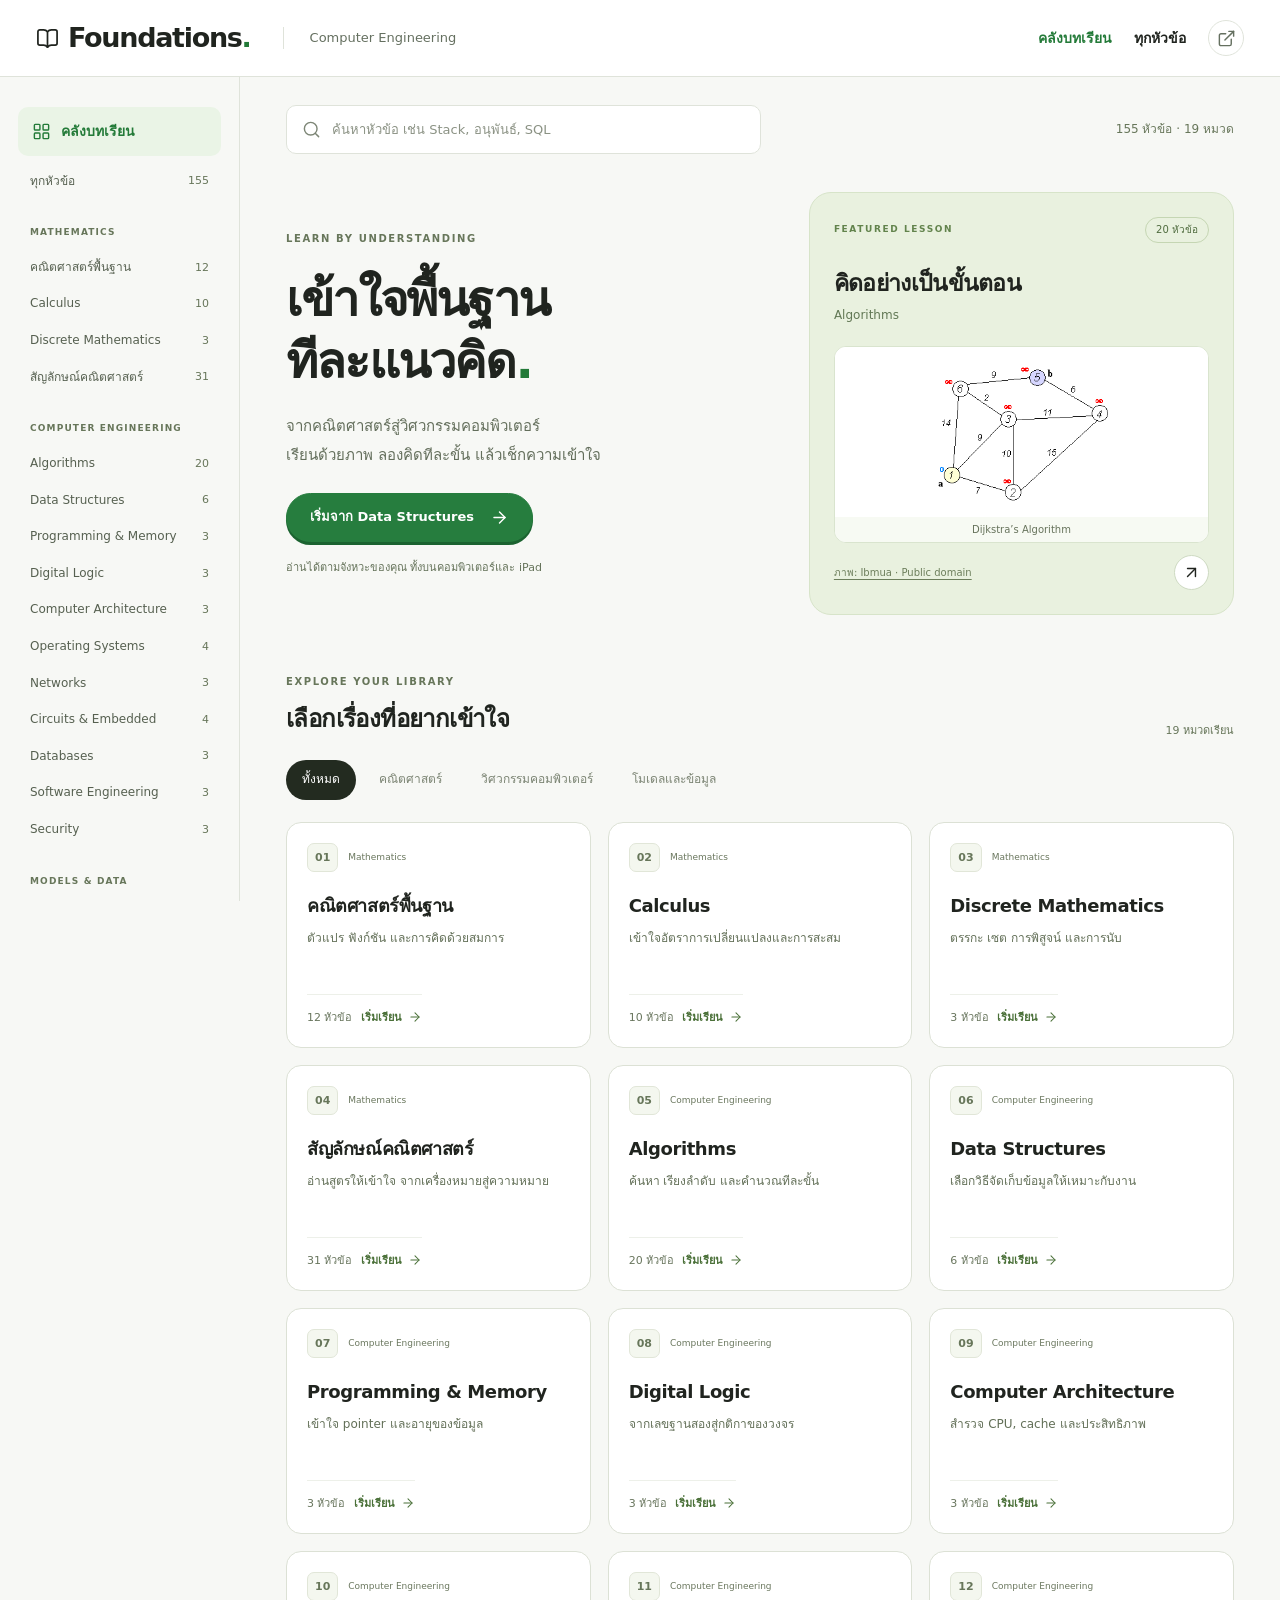
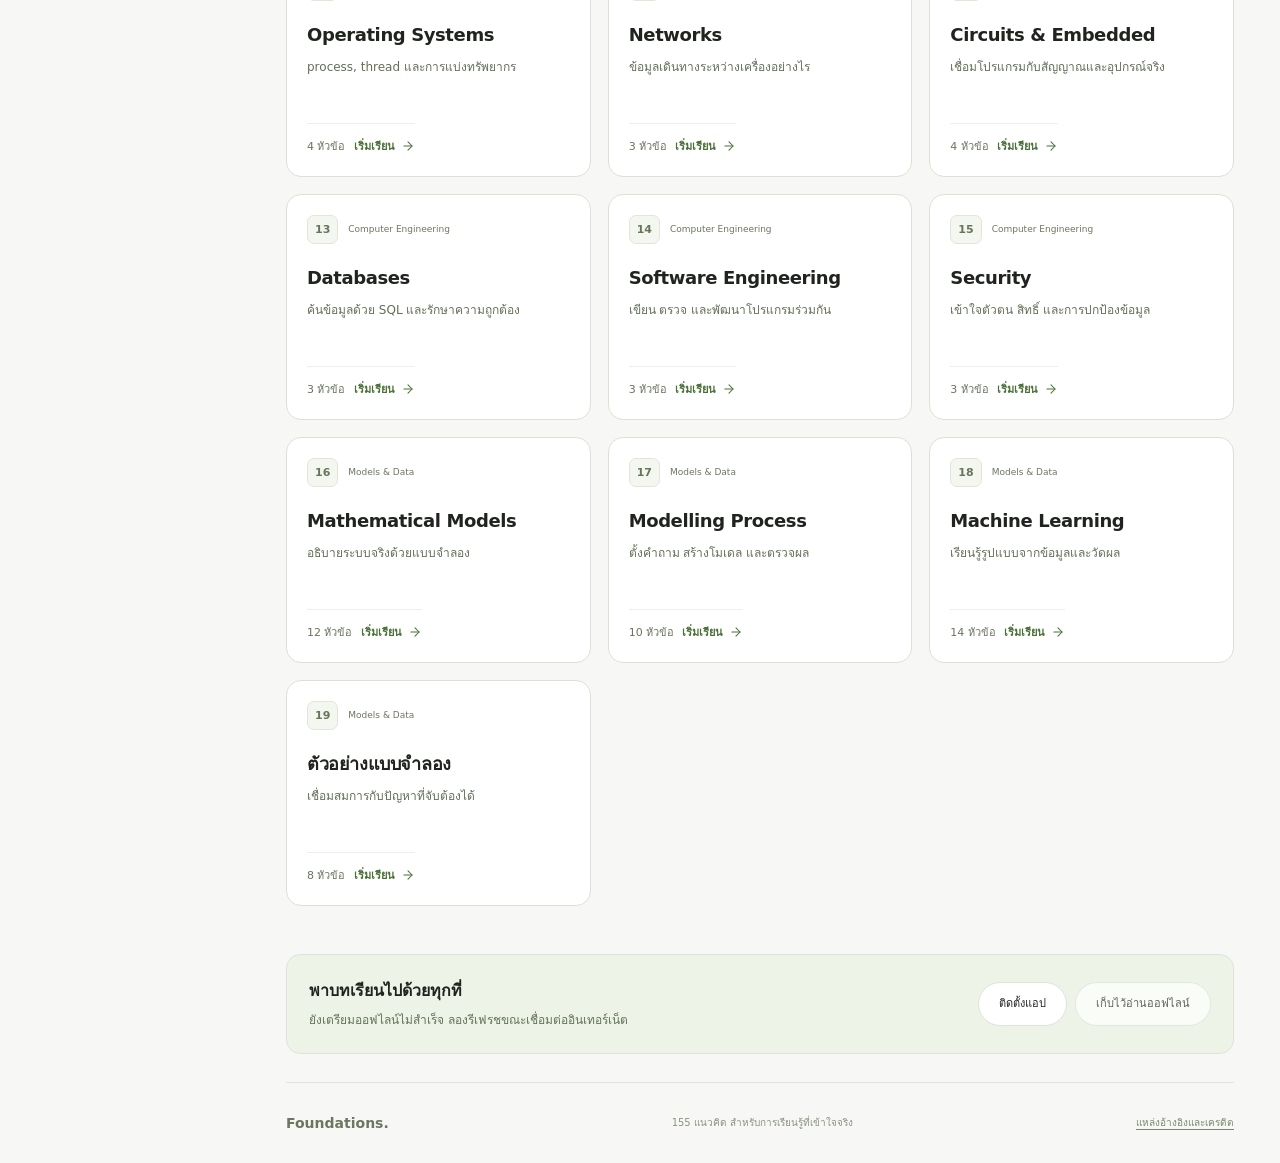
<file: index.html>
<!doctype html><html lang="th"><head><meta charset="utf-8"><meta name="viewport" content="width=device-width,initial-scale=1,maximum-scale=1,user-scalable=no,viewport-fit=cover"><link rel="manifest" href="manifest.webmanifest"><link rel="apple-touch-icon" href="icons/apple-touch-icon.png"><link rel="icon" href="icons/icon.svg" type="image/svg+xml"><meta name="apple-mobile-web-app-capable" content="yes"><meta name="apple-mobile-web-app-title" content="Foundations"><meta name="apple-mobile-web-app-status-bar-style" content="default"><meta name="theme-color" content="#f7f8f5"><meta name="description" content="เรียนคณิตศาสตร์ Algorithms และ Computer Engineering ด้วย 155 หัวข้อ พร้อมภาพ สูตร และตัวอย่างไทยทีละขั้น"><title>Foundations — เรียนรู้วิศวกรรมคอมพิวเตอร์</title><link rel="stylesheet" href="design.css"><script>
window.MathJax = {
 startup:{typeset:false,pageReady:async()=>{
  for(const el of document.querySelectorAll('.math-example')){
   const tex=el.textContent.slice(2,-2);
   el.replaceChildren(await MathJax.tex2svgPromise(tex,{display:true}));
  }
  for(const el of document.querySelectorAll('.kw-term,.kw-professor,.kw-meaning')){
   const text=el.textContent;if(!text.includes('\\('))continue;
   const nodes=[];let cursor=0;const pattern=/\\\((.*?)\\\)/g;let m;
   while((m=pattern.exec(text))){nodes.push(document.createTextNode(text.slice(cursor,m.index)));nodes.push(await MathJax.tex2svgPromise(m[1],{display:false}));cursor=pattern.lastIndex;}
   nodes.push(document.createTextNode(text.slice(cursor)));el.replaceChildren(...nodes);
  }
  document.documentElement.dataset.mathReady='true';
 }},
 tex:{inlineMath:[['\\(','\\)']],displayMath:[['\\[','\\]']]},
 svg:{fontCache:'local'}
};
</script><script defer src="glossary-assets/tex-svg.js"></script><script defer src="glossary-assets/lucide.min.js"></script><script defer src="app.js"></script><script defer src="pwa.js"></script></head><body>
<a class="skip-link" href="#main">ข้ามไปเนื้อหา</a>
<header class="topbar"><div class="topbar-inner"><button class="brand" type="button" data-library><i data-lucide="book-open" aria-hidden="true"></i><span>Foundations<span class="brand-dot">.</span></span></button><span class="topbar-note">Computer Engineering</span><div class="topbar-actions"><button type="button" class="top-link" data-library>คลังบทเรียน</button><button type="button" class="top-link" data-all>ทุกหัวข้อ</button><a class="source-link" href="SOURCES.md" aria-label="แหล่งอ้างอิง"><i data-lucide="external-link" aria-hidden="true"></i></a></div></div></header>
<div class="app-layout"><aside class="sidebar" aria-label="หมวดบทเรียน"><button class="library-nav" type="button" data-library><i data-lucide="layout-grid" aria-hidden="true"></i>คลังบทเรียน</button><button class="filter-tab all-nav" data-category="all" type="button">ทุกหัวข้อ<span class="nav-count">155</span></button><p class="nav-label">MATHEMATICS</p><button class="filter-tab" data-category="math" type="button"><span>คณิตศาสตร์พื้นฐาน</span><span class="nav-count">12</span></button><button class="filter-tab" data-category="calculus" type="button"><span>Calculus</span><span class="nav-count">10</span></button><button class="filter-tab" data-category="discrete" type="button"><span>Discrete Mathematics</span><span class="nav-count">3</span></button><button class="filter-tab" data-category="symbols" type="button"><span>สัญลักษณ์คณิตศาสตร์</span><span class="nav-count">31</span></button><p class="nav-label">COMPUTER ENGINEERING</p><button class="filter-tab" data-category="algorithms" type="button"><span>Algorithms</span><span class="nav-count">20</span></button><button class="filter-tab" data-category="ds" type="button"><span>Data Structures</span><span class="nav-count">6</span></button><button class="filter-tab" data-category="memory" type="button"><span>Programming &amp; Memory</span><span class="nav-count">3</span></button><button class="filter-tab" data-category="digital" type="button"><span>Digital Logic</span><span class="nav-count">3</span></button><button class="filter-tab" data-category="architecture" type="button"><span>Computer Architecture</span><span class="nav-count">3</span></button><button class="filter-tab" data-category="os" type="button"><span>Operating Systems</span><span class="nav-count">4</span></button><button class="filter-tab" data-category="networks" type="button"><span>Networks</span><span class="nav-count">3</span></button><button class="filter-tab" data-category="embedded" type="button"><span>Circuits &amp; Embedded</span><span class="nav-count">4</span></button><button class="filter-tab" data-category="database" type="button"><span>Databases</span><span class="nav-count">3</span></button><button class="filter-tab" data-category="software" type="button"><span>Software Engineering</span><span class="nav-count">3</span></button><button class="filter-tab" data-category="security" type="button"><span>Security</span><span class="nav-count">3</span></button><p class="nav-label">MODELS & DATA</p><button class="filter-tab" data-category="model" type="button"><span>Mathematical Models</span><span class="nav-count">12</span></button><button class="filter-tab" data-category="process" type="button"><span>Modelling Process</span><span class="nav-count">10</span></button><button class="filter-tab" data-category="ml" type="button"><span>Machine Learning</span><span class="nav-count">14</span></button><button class="filter-tab" data-category="examples" type="button"><span>ตัวอย่างแบบจำลอง</span><span class="nav-count">8</span></button><div class="sidebar-foot">ค่อย ๆ เข้าใจ<br>ทีละแนวคิด</div></aside>
<main id="main" class="main-content"><div class="search-bar"><div class="search-wrap"><i data-lucide="search" aria-hidden="true"></i><input id="searchBox" type="search" class="search-input" aria-label="ค้นหาทุกหัวข้อ" placeholder="ค้นหาหัวข้อ เช่น Stack, อนุพันธ์, SQL" autocomplete="off"></div><span class="library-size">155 หัวข้อ · 19 หมวด</span></div><div class="mobile-category"><label class="sr-only" for="categorySelect">เลือกหมวดบทเรียน</label><select id="categorySelect"><option value="library">คลังบทเรียน</option><option value="all">ทุกหัวข้อ</option><option value="math">คณิตศาสตร์พื้นฐาน</option><option value="calculus">Calculus</option><option value="discrete">Discrete Mathematics</option><option value="symbols">สัญลักษณ์คณิตศาสตร์</option><option value="algorithms">Algorithms</option><option value="ds">Data Structures</option><option value="memory">Programming &amp; Memory</option><option value="digital">Digital Logic</option><option value="architecture">Computer Architecture</option><option value="os">Operating Systems</option><option value="networks">Networks</option><option value="embedded">Circuits &amp; Embedded</option><option value="database">Databases</option><option value="software">Software Engineering</option><option value="security">Security</option><option value="model">Mathematical Models</option><option value="process">Modelling Process</option><option value="ml">Machine Learning</option><option value="examples">ตัวอย่างแบบจำลอง</option></select></div>
<section id="libraryView"><div class="hero"><div class="hero-copy"><p class="eyebrow">LEARN BY UNDERSTANDING</p><h1>เข้าใจพื้นฐาน<br>ทีละแนวคิด<span class="heading-dot">.</span></h1><p class="hero-desc">จากคณิตศาสตร์สู่วิศวกรรมคอมพิวเตอร์<br>เรียนด้วยภาพ ลองคิดทีละขั้น แล้วเช็กความเข้าใจ</p><button class="primary-button" type="button" data-open="ds">เริ่มจาก Data Structures <i data-lucide="arrow-right" aria-hidden="true"></i></button><p class="hero-note">อ่านได้ตามจังหวะของคุณ ทั้งบนคอมพิวเตอร์และ iPad</p></div><div class="featured-course"><div class="feature-top"><span class="eyebrow">FEATURED LESSON</span><span class="feature-pill">20 หัวข้อ</span></div><h2>คิดอย่างเป็นขั้นตอน</h2><p>Algorithms</p><div class="feature-image"><img src="glossary-assets/alg-dijkstra-poster.png" alt="ตัวอย่างกราฟที่มีน้ำหนักสำหรับหาเส้นทางสั้นที่สุด"><span>Dijkstra’s Algorithm</span></div><div class="feature-bottom"><a href="https://commons.wikimedia.org/wiki/File:Dijkstra_Animation.gif" target="_blank" rel="noopener">ภาพ: Ibmua · Public domain</a><button class="feature-start" type="button" data-open="algorithms" aria-label="เปิด Algorithms"><i data-lucide="arrow-up-right" aria-hidden="true"></i></button></div></div></div>
<div class="library-heading"><div><p class="eyebrow">EXPLORE YOUR LIBRARY</p><h2>เลือกเรื่องที่อยากเข้าใจ</h2></div><span class="section-meta">19 หมวดเรียน</span></div><div class="course-filters" aria-label="กรองหมวดในคลัง"><button type="button" class="course-filter active" data-group-filter="all" aria-pressed="true">ทั้งหมด</button><button type="button" class="course-filter" data-group-filter="math" aria-pressed="false">คณิตศาสตร์</button><button type="button" class="course-filter" data-group-filter="computing" aria-pressed="false">วิศวกรรมคอมพิวเตอร์</button><button type="button" class="course-filter" data-group-filter="models" aria-pressed="false">โมเดลและข้อมูล</button></div><div class="course-grid"><button type="button" class="course-card" data-open="math" data-group="math"><span class="course-topline"><span class="course-number">01</span><span class="course-label">Mathematics</span></span><span class="course-title">คณิตศาสตร์พื้นฐาน</span><span class="course-desc">ตัวแปร ฟังก์ชัน และการคิดด้วยสมการ</span><span class="course-bottom"><span>12 หัวข้อ</span><span class="course-link">เริ่มเรียน <i data-lucide="arrow-right" aria-hidden="true"></i></span></span></button><button type="button" class="course-card" data-open="calculus" data-group="math"><span class="course-topline"><span class="course-number">02</span><span class="course-label">Mathematics</span></span><span class="course-title">Calculus</span><span class="course-desc">เข้าใจอัตราการเปลี่ยนแปลงและการสะสม</span><span class="course-bottom"><span>10 หัวข้อ</span><span class="course-link">เริ่มเรียน <i data-lucide="arrow-right" aria-hidden="true"></i></span></span></button><button type="button" class="course-card" data-open="discrete" data-group="math"><span class="course-topline"><span class="course-number">03</span><span class="course-label">Mathematics</span></span><span class="course-title">Discrete Mathematics</span><span class="course-desc">ตรรกะ เซต การพิสูจน์ และการนับ</span><span class="course-bottom"><span>3 หัวข้อ</span><span class="course-link">เริ่มเรียน <i data-lucide="arrow-right" aria-hidden="true"></i></span></span></button><button type="button" class="course-card" data-open="symbols" data-group="math"><span class="course-topline"><span class="course-number">04</span><span class="course-label">Mathematics</span></span><span class="course-title">สัญลักษณ์คณิตศาสตร์</span><span class="course-desc">อ่านสูตรให้เข้าใจ จากเครื่องหมายสู่ความหมาย</span><span class="course-bottom"><span>31 หัวข้อ</span><span class="course-link">เริ่มเรียน <i data-lucide="arrow-right" aria-hidden="true"></i></span></span></button><button type="button" class="course-card" data-open="algorithms" data-group="computing"><span class="course-topline"><span class="course-number">05</span><span class="course-label">Computer Engineering</span></span><span class="course-title">Algorithms</span><span class="course-desc">ค้นหา เรียงลำดับ และคำนวณทีละขั้น</span><span class="course-bottom"><span>20 หัวข้อ</span><span class="course-link">เริ่มเรียน <i data-lucide="arrow-right" aria-hidden="true"></i></span></span></button><button type="button" class="course-card" data-open="ds" data-group="computing"><span class="course-topline"><span class="course-number">06</span><span class="course-label">Computer Engineering</span></span><span class="course-title">Data Structures</span><span class="course-desc">เลือกวิธีจัดเก็บข้อมูลให้เหมาะกับงาน</span><span class="course-bottom"><span>6 หัวข้อ</span><span class="course-link">เริ่มเรียน <i data-lucide="arrow-right" aria-hidden="true"></i></span></span></button><button type="button" class="course-card" data-open="memory" data-group="computing"><span class="course-topline"><span class="course-number">07</span><span class="course-label">Computer Engineering</span></span><span class="course-title">Programming &amp; Memory</span><span class="course-desc">เข้าใจ pointer และอายุของข้อมูล</span><span class="course-bottom"><span>3 หัวข้อ</span><span class="course-link">เริ่มเรียน <i data-lucide="arrow-right" aria-hidden="true"></i></span></span></button><button type="button" class="course-card" data-open="digital" data-group="computing"><span class="course-topline"><span class="course-number">08</span><span class="course-label">Computer Engineering</span></span><span class="course-title">Digital Logic</span><span class="course-desc">จากเลขฐานสองสู่กติกาของวงจร</span><span class="course-bottom"><span>3 หัวข้อ</span><span class="course-link">เริ่มเรียน <i data-lucide="arrow-right" aria-hidden="true"></i></span></span></button><button type="button" class="course-card" data-open="architecture" data-group="computing"><span class="course-topline"><span class="course-number">09</span><span class="course-label">Computer Engineering</span></span><span class="course-title">Computer Architecture</span><span class="course-desc">สำรวจ CPU, cache และประสิทธิภาพ</span><span class="course-bottom"><span>3 หัวข้อ</span><span class="course-link">เริ่มเรียน <i data-lucide="arrow-right" aria-hidden="true"></i></span></span></button><button type="button" class="course-card" data-open="os" data-group="computing"><span class="course-topline"><span class="course-number">10</span><span class="course-label">Computer Engineering</span></span><span class="course-title">Operating Systems</span><span class="course-desc">process, thread และการแบ่งทรัพยากร</span><span class="course-bottom"><span>4 หัวข้อ</span><span class="course-link">เริ่มเรียน <i data-lucide="arrow-right" aria-hidden="true"></i></span></span></button><button type="button" class="course-card" data-open="networks" data-group="computing"><span class="course-topline"><span class="course-number">11</span><span class="course-label">Computer Engineering</span></span><span class="course-title">Networks</span><span class="course-desc">ข้อมูลเดินทางระหว่างเครื่องอย่างไร</span><span class="course-bottom"><span>3 หัวข้อ</span><span class="course-link">เริ่มเรียน <i data-lucide="arrow-right" aria-hidden="true"></i></span></span></button><button type="button" class="course-card" data-open="embedded" data-group="computing"><span class="course-topline"><span class="course-number">12</span><span class="course-label">Computer Engineering</span></span><span class="course-title">Circuits &amp; Embedded</span><span class="course-desc">เชื่อมโปรแกรมกับสัญญาณและอุปกรณ์จริง</span><span class="course-bottom"><span>4 หัวข้อ</span><span class="course-link">เริ่มเรียน <i data-lucide="arrow-right" aria-hidden="true"></i></span></span></button><button type="button" class="course-card" data-open="database" data-group="computing"><span class="course-topline"><span class="course-number">13</span><span class="course-label">Computer Engineering</span></span><span class="course-title">Databases</span><span class="course-desc">ค้นข้อมูลด้วย SQL และรักษาความถูกต้อง</span><span class="course-bottom"><span>3 หัวข้อ</span><span class="course-link">เริ่มเรียน <i data-lucide="arrow-right" aria-hidden="true"></i></span></span></button><button type="button" class="course-card" data-open="software" data-group="computing"><span class="course-topline"><span class="course-number">14</span><span class="course-label">Computer Engineering</span></span><span class="course-title">Software Engineering</span><span class="course-desc">เขียน ตรวจ และพัฒนาโปรแกรมร่วมกัน</span><span class="course-bottom"><span>3 หัวข้อ</span><span class="course-link">เริ่มเรียน <i data-lucide="arrow-right" aria-hidden="true"></i></span></span></button><button type="button" class="course-card" data-open="security" data-group="computing"><span class="course-topline"><span class="course-number">15</span><span class="course-label">Computer Engineering</span></span><span class="course-title">Security</span><span class="course-desc">เข้าใจตัวตน สิทธิ์ และการปกป้องข้อมูล</span><span class="course-bottom"><span>3 หัวข้อ</span><span class="course-link">เริ่มเรียน <i data-lucide="arrow-right" aria-hidden="true"></i></span></span></button><button type="button" class="course-card" data-open="model" data-group="models"><span class="course-topline"><span class="course-number">16</span><span class="course-label">Models &amp; Data</span></span><span class="course-title">Mathematical Models</span><span class="course-desc">อธิบายระบบจริงด้วยแบบจำลอง</span><span class="course-bottom"><span>12 หัวข้อ</span><span class="course-link">เริ่มเรียน <i data-lucide="arrow-right" aria-hidden="true"></i></span></span></button><button type="button" class="course-card" data-open="process" data-group="models"><span class="course-topline"><span class="course-number">17</span><span class="course-label">Models &amp; Data</span></span><span class="course-title">Modelling Process</span><span class="course-desc">ตั้งคำถาม สร้างโมเดล และตรวจผล</span><span class="course-bottom"><span>10 หัวข้อ</span><span class="course-link">เริ่มเรียน <i data-lucide="arrow-right" aria-hidden="true"></i></span></span></button><button type="button" class="course-card" data-open="ml" data-group="models"><span class="course-topline"><span class="course-number">18</span><span class="course-label">Models &amp; Data</span></span><span class="course-title">Machine Learning</span><span class="course-desc">เรียนรู้รูปแบบจากข้อมูลและวัดผล</span><span class="course-bottom"><span>14 หัวข้อ</span><span class="course-link">เริ่มเรียน <i data-lucide="arrow-right" aria-hidden="true"></i></span></span></button><button type="button" class="course-card" data-open="examples" data-group="models"><span class="course-topline"><span class="course-number">19</span><span class="course-label">Models &amp; Data</span></span><span class="course-title">ตัวอย่างแบบจำลอง</span><span class="course-desc">เชื่อมสมการกับปัญหาที่จับต้องได้</span><span class="course-bottom"><span>8 หัวข้อ</span><span class="course-link">เริ่มเรียน <i data-lucide="arrow-right" aria-hidden="true"></i></span></span></button></div></section>
<section id="readerView" hidden aria-label="เนื้อหาบทเรียน"><div class="reader-heading"><button type="button" class="back-button" data-library><i data-lucide="arrow-left" aria-hidden="true"></i>คลังบทเรียน</button><p class="eyebrow" id="readerGroup">LESSONS</p><h1 id="readerTitle">ทุกหัวข้อ</h1><p id="readerDescription"></p></div><div class="reader-toolbar"><p id="resultCount" role="status" aria-live="polite"></p></div><div id="emptyState" class="empty-state" hidden><h2>ยังไม่พบหัวข้อนี้</h2><p>ลองใช้คำภาษาไทยหรืออังกฤษ หรือเปลี่ยนคำค้นให้สั้นลง</p><button type="button" id="clearSearch" class="secondary-button">ล้างคำค้น</button></div><!-- ============ CATEGORY: MATH FOUNDATION ============ -->
<div class="category" data-cat="math">
  <h2 class="category-title"> พื้นฐานคณิตศาสตร์ <span class="category-count">12</span></h2>

  <div class="kw-card must-learn" id="concept-1" data-keywords="variable ตัวแปร variable">
    <div class="kw-header">
      <span class="kw-term">Variable</span>
      <span class="kw-thai">ตัวแปร</span>
      <span class="kw-badge must">ต้องเรียน</span>
    </div>
    <p class="kw-meaning">ตัวอักษรที่แทนค่าที่เปลี่ยนได้ เช่น x, t, y</p>
    <div class="kw-professor">"พวกคุณต้องเคยผ่านชั้นอนุบาล 3 มาแล้ว แม่ให้ 10 บาท ซื้อขนม 5 บาท นั่นแหละคือตัวแปร"</div>
    <div class="kw-example math-example">\[x,t,y\]</div>
    <figure class="concept-animation animated-source"><div class="animation-toolbar"><span>GIF ประกอบแนวคิด • 01 / 155</span></div><img src="glossary-assets/balance-poster.png" data-gif="glossary-assets/balance.gif" data-still="glossary-assets/balance-poster.png" loading="lazy" decoding="async" alt="สมการเหมือนตาชั่ง: เปลี่ยนรูปสมการโดยรักษาความเท่ากันของทั้งสองด้าน"><figcaption><strong>อ่านภาพนี้:</strong> สมการเหมือนตาชั่ง: เปลี่ยนรูปสมการโดยรักษาความเท่ากันของทั้งสองด้าน<p class="remember"><strong>จำง่าย:</strong> ตัวแปรเปลี่ยนค่าได้ เช่น จำนวนวันเพิ่มจาก 1 เป็น 2 และ 3</p><small><a href="https://commons.wikimedia.org/wiki/File:Eqn_balance_animation.gif" target="_blank" rel="noopener">Eqn balance animation.gif</a> — Maschen · <a href="http://creativecommons.org/publicdomain/zero/1.0/deed.en" target="_blank" rel="noopener">CC0 / Public domain</a> · GIF ต้นฉบับ</small></figcaption></figure>
  </div>

  <div class="kw-card must-learn" id="concept-2" data-keywords="parameter พารามิเตอร์ parameter">
    <div class="kw-header">
      <span class="kw-term">Parameter (\(\theta\))</span>
      <span class="kw-thai">พารามิเตอร์ / ค่าคงที่</span>
      <span class="kw-badge must">ต้องเรียน</span>
    </div>
    <p class="kw-meaning">ค่าคงที่ที่กำหนดลักษณะของโมเดล ไม่เปลี่ยนระหว่างการคำนวณ</p>
    <div class="kw-professor">"cooling rate คุณอาจจะมองเป็น parameter เพราะมันทำงาน 100% ตลอดเวลา"</div>
    <div class="kw-example math-example">\[y=\theta x,\quad \theta=2\]</div>
    <figure class="concept-animation animated-source"><div class="animation-toolbar"><span>GIF ประกอบแนวคิด • 02 / 155</span></div><img src="glossary-assets/parameter-poster.png" data-gif="glossary-assets/parameter.gif" data-still="glossary-assets/parameter-poster.png" loading="lazy" decoding="async" alt="เมื่อเปลี่ยนพารามิเตอร์ค่าเฉลี่ย ตำแหน่งของกราฟการกระจายจะเลื่อน"><figcaption><strong>อ่านภาพนี้:</strong> เมื่อเปลี่ยนพารามิเตอร์ค่าเฉลี่ย ตำแหน่งของกราฟการกระจายจะเลื่อน<p class="remember"><strong>จำง่าย:</strong> เมื่อพารามิเตอร์คงที่ ตัวแปรยังเปลี่ยนได้</p><small><a href="https://commons.wikimedia.org/wiki/File:Location_parameter_normal_distribution.gif" target="_blank" rel="noopener">Location parameter normal distribution.gif</a> — Fschwarzentruber · <a href="https://creativecommons.org/licenses/by-sa/4.0" target="_blank" rel="noopener">CC BY-SA 4.0</a> · GIF ต้นฉบับ</small></figcaption></figure>
  </div>

  <div class="kw-card must-learn" id="concept-3" data-keywords="external input external input ภายนอก">
    <div class="kw-header">
      <span class="kw-term">External Input (u)</span>
      <span class="kw-thai">ข้อมูลเข้าภายนอก</span>
      <span class="kw-badge must">ต้องเรียน</span>
    </div>
    <p class="kw-meaning">ค่าที่มาจากภายนอกขอบเขตระบบ อาจเป็นสิ่งที่ควบคุมได้หรือเป็นสิ่งรบกวน</p>
    <div class="kw-professor">"เหยียบคันเร่ง = external input เพราะคุณใส่แรงเข้าไป"</div>
    <div class="kw-example math-example">\[u(t)=\text{applied power}\]</div>
    <figure class="concept-animation animated-source"><div class="animation-toolbar"><span>GIF ประกอบแนวคิด • 03 / 155</span></div><img src="glossary-assets/heat-poster.png" data-gif="glossary-assets/heat.gif" data-still="glossary-assets/heat-poster.png" loading="lazy" decoding="async" alt="ความร้อนในพื้นที่สองมิติกระจายและเปลี่ยนตามเวลา เป็นตัวอย่างของสถานะและสมการเชิงอนุพันธ์"><figcaption><strong>อ่านภาพนี้:</strong> ความร้อนในพื้นที่สองมิติกระจายและเปลี่ยนตามเวลา เป็นตัวอย่างของสถานะและสมการเชิงอนุพันธ์<p class="remember"><strong>จำง่าย:</strong> ข้อมูลเข้าจากภายนอกอาจควบคุมได้ เช่น กำลังที่เราใส่ให้ระบบ</p><small><a href="https://commons.wikimedia.org/wiki/File:Heat2D.gif" target="_blank" rel="noopener">Heat2D.gif</a> — Kondensat · <a href="https://creativecommons.org/licenses/by-sa/3.0" target="_blank" rel="noopener">CC BY-SA 3.0</a> · GIF ต้นฉบับ</small></figcaption></figure>
  </div>

  <div class="kw-card must-learn" id="concept-4" data-keywords="internal state variable state variable internal">
    <div class="kw-header">
      <span class="kw-term">Internal / State Variable (x)</span>
      <span class="kw-thai">ตัวแปรสถานะภายใน</span>
      <span class="kw-badge must">ต้องเรียน</span>
    </div>
    <p class="kw-meaning">ค่าที่เปลี่ยนภายในระบบจากกลไกของระบบเอง</p>
    <div class="kw-professor">"น้ำมันที่ฉีดออกมาเพื่อเข้าหัวฉีด = internal variable มันขึ้นอยู่กับว่าหัวฉีดปรับยังไง"</div>
    <div class="kw-example math-example">\[x(t)=T(t)\]</div>
    <figure class="concept-animation animated-source"><div class="animation-toolbar"><span>GIF ประกอบแนวคิด • 04 / 155</span></div><img src="glossary-assets/heat-poster.png" data-gif="glossary-assets/heat.gif" data-still="glossary-assets/heat-poster.png" loading="lazy" decoding="async" alt="ความร้อนในพื้นที่สองมิติกระจายและเปลี่ยนตามเวลา เป็นตัวอย่างของสถานะและสมการเชิงอนุพันธ์"><figcaption><strong>อ่านภาพนี้:</strong> ความร้อนในพื้นที่สองมิติกระจายและเปลี่ยนตามเวลา เป็นตัวอย่างของสถานะและสมการเชิงอนุพันธ์<p class="remember"><strong>จำง่าย:</strong> สถานะภายในเปลี่ยนตามเวลาและข้อมูลเข้า</p><small><a href="https://commons.wikimedia.org/wiki/File:Heat2D.gif" target="_blank" rel="noopener">Heat2D.gif</a> — Kondensat · <a href="https://creativecommons.org/licenses/by-sa/3.0" target="_blank" rel="noopener">CC BY-SA 3.0</a> · GIF ต้นฉบับ</small></figcaption></figure>
  </div>

  <div class="kw-card must-learn" id="concept-5" data-keywords="equation สมการ">
    <div class="kw-header">
      <span class="kw-term">Equation</span>
      <span class="kw-thai">สมการ</span>
      <span class="kw-badge must">ต้องเรียน</span>
    </div>
    <p class="kw-meaning">ประโยคที่บอกว่าสองสิ่งเท่ากัน (มีเครื่องหมาย =)</p>
    <div class="kw-example math-example">\[E=Pt=20\times3=60\,\mathrm{J}\]</div>
    <figure class="concept-animation animated-source"><div class="animation-toolbar"><span>GIF ประกอบแนวคิด • 05 / 155</span></div><img src="glossary-assets/balance-poster.png" data-gif="glossary-assets/balance.gif" data-still="glossary-assets/balance-poster.png" loading="lazy" decoding="async" alt="สมการเหมือนตาชั่ง: เปลี่ยนรูปสมการโดยรักษาความเท่ากันของทั้งสองด้าน"><figcaption><strong>อ่านภาพนี้:</strong> สมการเหมือนตาชั่ง: เปลี่ยนรูปสมการโดยรักษาความเท่ากันของทั้งสองด้าน<p class="remember"><strong>จำง่าย:</strong> กำลัง 20 วัตต์เป็นเวลา 3 วินาที ให้พลังงาน 60 จูล</p><small><a href="https://commons.wikimedia.org/wiki/File:Eqn_balance_animation.gif" target="_blank" rel="noopener">Eqn balance animation.gif</a> — Maschen · <a href="http://creativecommons.org/publicdomain/zero/1.0/deed.en" target="_blank" rel="noopener">CC0 / Public domain</a> · GIF ต้นฉบับ</small></figcaption></figure>
  </div>

  <div class="kw-card must-learn" id="concept-6" data-keywords="index set index อินเด็กซ์">
    <div class="kw-header">
      <span class="kw-term">Index / Index Set</span>
      <span class="kw-thai">ดัชนี / เซตดัชนี</span>
      <span class="kw-badge must">ต้องเรียน</span>
    </div>
    <p class="kw-meaning">ตัวเลขหรือป้ายกำกับที่ใช้แยกตัวแปรหลายตัว</p>
    <div class="kw-professor">"ผมใช้เวลาครึ่งวันเต็ม ๆ ในการประกาศตัวแปร ก่อนเขียน paper เกือบตาย"</div>
    <div class="kw-example math-example">\[x_{ij}\in\{0,1\}\]</div>
    <figure class="concept-animation animated-source"><div class="animation-toolbar"><span>GIF ประกอบแนวคิด • 06 / 155</span></div><img src="glossary-assets/transpose-poster.png" data-gif="glossary-assets/transpose.gif" data-still="glossary-assets/transpose-poster.png" loading="lazy" decoding="async" alt="สมาชิกเมทริกซ์สลับแถวกับหลักเมื่อทำทรานสโพส"><figcaption><strong>อ่านภาพนี้:</strong> สมาชิกเมทริกซ์สลับแถวกับหลักเมื่อทำทรานสโพส<p class="remember"><strong>จำง่าย:</strong> ดัชนีระบุทั้งงานและเครื่องที่งานนั้นถูกส่งไป</p><small><a href="https://commons.wikimedia.org/wiki/File:Matrix_transpose.gif" target="_blank" rel="noopener">Matrix transpose.gif</a> — Lucas Vieira · <a href="https://commons.wikimedia.org/wiki/Help:Public_domain" target="_blank" rel="noopener">License</a> · GIF ต้นฉบับ</small></figcaption></figure>
  </div>

  <div class="kw-card important" id="concept-7" data-keywords="linear ลีเนียร์เชิงเส้น">
    <div class="kw-header">
      <span class="kw-term">Linear</span>
      <span class="kw-thai">เชิงเส้น</span>
      <span class="kw-badge imp">สำคัญ</span>
    </div>
    <p class="kw-meaning">สมการที่เป็นเส้นตรง ไม่มีกำลังสอง ไม่มีคูณกันของตัวแปร</p>
    <div class="kw-professor">"ทุกคนชอบ linear แต่คนสร้างโมเดลไม่ชอบ เพราะมันอธิบายอะไรไม่ได้เยอะ"</div>
    <div class="kw-example math-example">\[y=2x+1,\quad a_1x_1+a_2x_2=c\]</div>
    <figure class="concept-animation animated-source"><div class="animation-toolbar"><span>GIF ประกอบแนวคิด • 07 / 155</span></div><img src="glossary-assets/linear-poster.png" data-gif="glossary-assets/linear.gif" data-still="glossary-assets/linear-poster.png" loading="lazy" decoding="async" alt="การแปลงเชิงเส้นยืดแกนและรักษาแนวเส้นตรง"><figcaption><strong>อ่านภาพนี้:</strong> การแปลงเชิงเส้นยืดแกนและรักษาแนวเส้นตรง<p class="remember"><strong>จำง่าย:</strong> เพิ่ม x เท่า ๆ กันแล้ว y เพิ่มเท่า ๆ กัน</p><small><a href="https://commons.wikimedia.org/wiki/File:Stretching-of-the-x-axis.gif" target="_blank" rel="noopener">Stretching-of-the-x-axis.gif</a> — GruenerBogen · <a href="https://creativecommons.org/licenses/by-sa/4.0" target="_blank" rel="noopener">CC BY-SA 4.0</a> · GIF ต้นฉบับ</small></figcaption></figure>
  </div>

  <div class="kw-card important" id="concept-8" data-keywords="nonlinear นอนลีเนียร์ไม่เชิงเส้น">
    <div class="kw-header">
      <span class="kw-term">Nonlinear</span>
      <span class="kw-thai">ไม่เชิงเส้น</span>
      <span class="kw-badge imp">สำคัญ</span>
    </div>
    <p class="kw-meaning">สมการที่ไม่เป็นเส้นตรง มีกำลังสอง คูณกัน หรือ sin/cos</p>
    <div class="kw-professor">"ถ้าเป็น pendulum ติดเป็น sin(x) ขึ้นมา นั่น nonlinear"</div>
    <div class="kw-example math-example">\[y=x^2,\quad x_1x_2+x_3^2=b\]</div>
    <figure class="concept-animation animated-source"><div class="animation-toolbar"><span>GIF ประกอบแนวคิด • 08 / 155</span></div><img src="glossary-assets/pendulum-poster.png" data-gif="glossary-assets/pendulum.gif" data-still="glossary-assets/pendulum-poster.png" loading="lazy" decoding="async" alt="ลูกตุ้มแกว่งผ่านตำแหน่งสมดุล ความเร็วและตำแหน่งเปลี่ยนตามเวลา"><figcaption><strong>อ่านภาพนี้:</strong> ลูกตุ้มแกว่งผ่านตำแหน่งสมดุล ความเร็วและตำแหน่งเปลี่ยนตามเวลา<p class="remember"><strong>จำง่าย:</strong> เมื่อ x เพิ่มเท่ากัน ค่า y เพิ่มไม่เท่ากัน</p><small><a href="https://commons.wikimedia.org/wiki/File:Pendulum-no-text.gif" target="_blank" rel="noopener">Pendulum-no-text.gif</a> — Stündle (modification Ideophagous ) · <a href="https://creativecommons.org/licenses/by-sa/4.0" target="_blank" rel="noopener">CC BY-SA 4.0</a> · GIF ต้นฉบับ</small></figcaption></figure>
  </div>

  <div class="kw-card must-learn" id="concept-9" data-keywords="unit หน่วย dimension">
    <div class="kw-header">
      <span class="kw-term">Unit / Dimension</span>
      <span class="kw-thai">หน่วย</span>
      <span class="kw-badge must">ต้องเรียน</span>
    </div>
    <p class="kw-meaning">หน่วยวัดของปริมาณ เช่น กก. บาท วินาที — ต้องตรงกันถึงจะบวกกันได้</p>
    <div class="kw-professor">"ขอร้อง อย่าเอารถ 5 คัน บวกกับ Apple 3 ลูก มันบวกไม่ได้"</div>
    <div class="kw-example math-example">\[[E]=[P][t]=\mathrm{W\,s}=\mathrm{J}\]</div>
    <figure class="concept-animation animated-source"><div class="animation-toolbar"><span>GIF ประกอบแนวคิด • 09 / 155</span></div><img src="glossary-assets/pi-poster.png" data-gif="glossary-assets/pi.gif" data-still="glossary-assets/pi-poster.png" loading="lazy" decoding="async" alt="คลี่เส้นรอบวงออกเป็นเส้นตรงเพื่อเห็นว่าความยาวเท่ากับพายคูณเส้นผ่านศูนย์กลาง"><figcaption><strong>อ่านภาพนี้:</strong> คลี่เส้นรอบวงออกเป็นเส้นตรงเพื่อเห็นว่าความยาวเท่ากับพายคูณเส้นผ่านศูนย์กลาง<p class="remember"><strong>จำง่าย:</strong> ตรวจหน่วยก่อนคำนวณ เช่น วัตต์คูณวินาทีเป็นจูล</p><small><a href="https://commons.wikimedia.org/wiki/File:Pi-unrolled-720.gif" target="_blank" rel="noopener">Pi-unrolled-720.gif</a> — John Reid · <a href="http://creativecommons.org/licenses/by-sa/3.0/" target="_blank" rel="noopener">CC BY-SA 3.0</a> · GIF ต้นฉบับ</small></figcaption></figure>
  </div>

  <div class="kw-card known" id="concept-10" data-keywords="axiom postulate สัจพจน์">
    <div class="kw-header">
      <span class="kw-term">Axiom / Postulate</span>
      <span class="kw-thai">สัจพจน์</span>
      <span class="kw-badge ok">รู้แล้ว</span>
    </div>
    <p class="kw-meaning">ข้อตกลงพื้นฐานที่ไม่ต้องพิสูจน์ เช่น "จุดมีจริง"</p>
    <div class="kw-professor">"axiom ของนักคณิตฯ มาจากจินตนาการ แต่ axiom ของนักฟิสิกส์มาจากการตรวจวัดได้"</div>
    <div class="kw-example math-example">\[a+0=a\]</div>
    <figure class="concept-animation animated-source"><div class="animation-toolbar"><span>GIF ประกอบแนวคิด • 10 / 155</span></div><img src="glossary-assets/balance-poster.png" data-gif="glossary-assets/balance.gif" data-still="glossary-assets/balance-poster.png" loading="lazy" decoding="async" alt="สมการเหมือนตาชั่ง: เปลี่ยนรูปสมการโดยรักษาความเท่ากันของทั้งสองด้าน"><figcaption><strong>อ่านภาพนี้:</strong> สมการเหมือนตาชั่ง: เปลี่ยนรูปสมการโดยรักษาความเท่ากันของทั้งสองด้าน<p class="remember"><strong>จำง่าย:</strong> สัจพจน์เป็นกติกาพื้นฐานที่ยอมรับในระบบนั้น</p><small><a href="https://commons.wikimedia.org/wiki/File:Eqn_balance_animation.gif" target="_blank" rel="noopener">Eqn balance animation.gif</a> — Maschen · <a href="http://creativecommons.org/publicdomain/zero/1.0/deed.en" target="_blank" rel="noopener">CC0 / Public domain</a> · GIF ต้นฉบับ</small></figcaption></figure>
  </div>

  <div class="kw-card important" id="concept-11" data-keywords="conservation law กฎอนุรักษ์">
    <div class="kw-header">
      <span class="kw-term">Conservation Law</span>
      <span class="kw-thai">กฎอนุรักษ์</span>
      <span class="kw-badge imp">สำคัญ</span>
    </div>
    <p class="kw-meaning">หลัก: สะสม = เข้า − ออก + สร้าง − กิน</p>
    <div class="kw-professor">"conservation law คือ input ลบ output บวก generation ลบ consumption"</div>
    <div class="kw-example math-example">\[\frac{dM}{dt}=q_{\mathrm{in}}-q_{\mathrm{out}}\]</div>
    <figure class="concept-animation animated-source"><div class="animation-toolbar"><span>GIF ประกอบแนวคิด • 11 / 155</span></div><img src="glossary-assets/conservation-poster.png" data-gif="glossary-assets/conservation.gif" data-still="glossary-assets/conservation-poster.png" loading="lazy" decoding="async" alt="ลูกตุ้มชนกันเพื่ออธิบายการถ่ายโอนโมเมนตัมและพลังงาน"><figcaption><strong>อ่านภาพนี้:</strong> ลูกตุ้มชนกันเพื่ออธิบายการถ่ายโอนโมเมนตัมและพลังงาน<p class="remember"><strong>จำง่าย:</strong> ปริมาณสะสมเพิ่มตามปริมาณเข้า ลบปริมาณออก</p><small><a href="https://commons.wikimedia.org/wiki/File:Newtons_cradle_animation_book.gif" target="_blank" rel="noopener">Newtons cradle animation book.gif</a> — DemonDeLuxe (Dominique Toussaint) · <a href="http://creativecommons.org/licenses/by-sa/3.0/" target="_blank" rel="noopener">CC BY-SA 3.0</a> · GIF ต้นฉบับ</small></figcaption></figure>
  </div>

  <div class="kw-card known" id="concept-12" data-keywords="set theory เซตทฤษฎีบท เซต">
    <div class="kw-header">
      <span class="kw-term">Set Theory / ZFC</span>
      <span class="kw-thai">ทฤษฎีเซต</span>
      <span class="kw-badge ok">ไม่ด่วน</span>
    </div>
    <p class="kw-meaning">รากฐานของคณิตศาสตร์ — นิยามเซตและสมาชิก</p>
    <div class="kw-professor">"สมัย ม.ปลาย เรียน set theory กันมาแล้ว"</div>
    <div class="kw-example math-example">\[A=\{1,2\},\ B=\{2,3\},\ A\cap B=\{2\}\]</div>
    <figure class="concept-animation static-source"><div class="animation-toolbar"><span>ภาพประกอบจากเว็บ • 12 / 155</span></div><img src="glossary-assets/sets.svg"  loading="lazy" decoding="async" alt="แผนภาพเวนน์แสดงเซตและสมาชิกที่อยู่ในเซตต่าง ๆ"><figcaption><strong>อ่านภาพนี้:</strong> แผนภาพเวนน์แสดงเซตและสมาชิกที่อยู่ในเซตต่าง ๆ<p class="remember"><strong>จำง่าย:</strong> เซตเก็บสมาชิก และส่วนร่วมคือสมาชิกที่อยู่ทั้งสองเซต</p><small><a href="https://commons.wikimedia.org/wiki/File:Venn0111.svg" target="_blank" rel="noopener">Venn0111.svg</a> — See source for creator credits · <a href="https://commons.wikimedia.org/wiki/Help:Public_domain" target="_blank" rel="noopener">License</a> · ภาพต้นฉบับหรือภาพย่อจาก Wikimedia</small></figcaption></figure>
  </div>
</div>

<!-- ============ CATEGORY: CALCULUS ============ -->
<div class="category" data-cat="calculus">
  <h2 class="category-title">∫ Calculus <span class="category-count">10</span></h2>

  <div class="kw-card must-learn" id="concept-13" data-keywords="derivative อนุพันธ์ diff d dt">
    <div class="kw-header">
      <span class="kw-term">Derivative (\(\frac{d}{dt}\))</span>
      <span class="kw-thai">อนุพันธ์</span>
      <span class="kw-badge must">ต้องเรียน</span>
    </div>
    <p class="kw-meaning">อัตราการเปลี่ยนแปลง — ถามว่า "y เปลี่ยนเร็วแค่ไหนเมื่อ x เปลี่ยน"</p>
    <div class="kw-professor">"จุดข้างบนนี้คือ dx/dt นะครับ คือ diff เทียบ t"</div>
    <div class="kw-example math-example">\[\frac{dN}{dt}=80-10t\]</div>
    <figure class="concept-animation animated-source"><div class="animation-toolbar"><span>GIF ประกอบแนวคิด • 13 / 155</span></div><img src="glossary-assets/tangent-poster.png" data-gif="glossary-assets/tangent.gif" data-still="glossary-assets/tangent-poster.png" loading="lazy" decoding="async" alt="เมื่อสองจุดเข้าใกล้กัน เส้นตัดเข้าใกล้เส้นสัมผัส ความชันจึงเข้าใกล้อนุพันธ์"><figcaption><strong>อ่านภาพนี้:</strong> เมื่อสองจุดเข้าใกล้กัน เส้นตัดเข้าใกล้เส้นสัมผัส ความชันจึงเข้าใกล้อนุพันธ์<p class="remember"><strong>จำง่าย:</strong> จุดเคลื่อนบนกราฟ พร้อมเส้นสัมผัสที่บอกอัตราการเปลี่ยนแปลง</p><small><a href="https://commons.wikimedia.org/wiki/File:Tangent_animation.gif" target="_blank" rel="noopener">Tangent animation.gif</a> — Brnbrnz · <a href="https://creativecommons.org/licenses/by-sa/4.0" target="_blank" rel="noopener">CC BY-SA 4.0</a> · GIF ต้นฉบับ</small></figcaption></figure>
  </div>

  <div class="kw-card must-learn" id="concept-14" data-keywords="differential equation ode สมการเชิงอนุพันธ์">
    <div class="kw-header">
      <span class="kw-term">Differential Equation (ODE)</span>
      <span class="kw-thai">สมการเชิงอนุพันธ์</span>
      <span class="kw-badge must">ต้องเรียน</span>
    </div>
    <p class="kw-meaning">สมการที่มีอนุพันธ์ (\(\frac{d}{dt}\)) อยู่ข้างใน</p>
    <div class="kw-professor">"ถ้าเป็น dynamic คุณจะเห็นตัว diff หลุดออกมาแน่ ๆ"</div>
    <div class="kw-example math-example">\[C\frac{dT}{dt}=P(t)-h(T-T_{\mathrm{amb}})\]</div>
    <figure class="concept-animation animated-source"><div class="animation-toolbar"><span>GIF ประกอบแนวคิด • 14 / 155</span></div><img src="glossary-assets/exp-poster.png" data-gif="glossary-assets/exp.gif" data-still="glossary-assets/exp-poster.png" loading="lazy" decoding="async" alt="กราฟเอ็กซ์โพเนนเชียลเป็นตัวอย่างฟังก์ชันที่เกิดจาก ODE เมื่ออัตราการเปลี่ยนแปลงแปรตามค่าปัจจุบัน"><figcaption><strong>อ่านภาพนี้:</strong> กราฟเอ็กซ์โพเนนเชียลเป็นตัวอย่างฟังก์ชันที่เกิดจาก ODE เมื่ออัตราการเปลี่ยนแปลงแปรตามค่าปัจจุบัน<p class="remember"><strong>จำง่าย:</strong> ODE บอกอัตราที่สถานะเปลี่ยน แล้วใช้คำนวณสถานะถัดไป</p><small><a href="https://commons.wikimedia.org/wiki/File:Animation_of_exponential_function.gif" target="_blank" rel="noopener">Animation of exponential function.gif</a> — Almacantar · <a href="https://creativecommons.org/licenses/by-sa/4.0" target="_blank" rel="noopener">License</a> · GIF ต้นฉบับ</small></figcaption></figure>
  </div>

  <div class="kw-card must-learn" id="concept-15" data-keywords="separation of variables แยกตัวแปร">
    <div class="kw-header">
      <span class="kw-term">Separation of Variables</span>
      <span class="kw-thai">แยกตัวแปร</span>
      <span class="kw-badge must">ต้องเรียน</span>
    </div>
    <p class="kw-meaning">เทคนิคแก้ ODE โดยย้าย y ไปซ้าย, t ไปขวา แล้วอินทิเกรต</p>
    <div class="kw-professor">"dy/(y−5000) = −0.01 dt"</div>
    <div class="kw-example math-example">\[\frac{dy}{dt}=-ky\ \Rightarrow\ \frac{dy}{y}=-k\,dt\ \Rightarrow\ y=Ce^{-kt}\]</div>
    <figure class="concept-animation animated-source"><div class="animation-toolbar"><span>GIF ประกอบแนวคิด • 15 / 155</span></div><img src="glossary-assets/exp-poster.png" data-gif="glossary-assets/exp.gif" data-still="glossary-assets/exp-poster.png" loading="lazy" decoding="async" alt="การเปลี่ยนแปลงของฟังก์ชันเอ็กซ์โพเนนเชียล"><figcaption><strong>อ่านภาพนี้:</strong> การเปลี่ยนแปลงของฟังก์ชันเอ็กซ์โพเนนเชียล<p class="remember"><strong>จำง่าย:</strong> แยกส่วนที่มี y และ t แล้วอินทิเกรตทั้งสองข้าง</p><small><a href="https://commons.wikimedia.org/wiki/File:Animation_of_exponential_function.gif" target="_blank" rel="noopener">Animation of exponential function.gif</a> — Almacantar · <a href="https://creativecommons.org/licenses/by-sa/4.0" target="_blank" rel="noopener">CC BY-SA 4.0</a> · GIF ต้นฉบับ</small></figcaption></figure>
  </div>

  <div class="kw-card must-learn" id="concept-16" data-keywords="integrate integration อินทิเกรต">
    <div class="kw-header">
      <span class="kw-term">Integration (\(\int\))</span>
      <span class="kw-thai">การอินทิเกรต / ปริพันธ์</span>
      <span class="kw-badge must">ต้องเรียน</span>
    </div>
    <p class="kw-meaning">ย้อนกลับของอนุพันธ์ — รวมอัตราการเปลี่ยนแปลงเป็นค่าทั้งหมด</p>
    <div class="kw-professor">"อินทิเกรตทั้งสองข้าง ได้ ln(y−5000) = −0.01t + c"</div>
    <div class="kw-example math-example">\[\int_0^2 x^2\,dx=\frac83\]</div>
    <figure class="concept-animation animated-source"><div class="animation-toolbar"><span>GIF ประกอบแนวคิด • 16 / 155</span></div><img src="glossary-assets/integral-poster.png" data-gif="glossary-assets/integral.gif" data-still="glossary-assets/integral-poster.png" loading="lazy" decoding="async" alt="เพิ่มจำนวนแท่งและลดความกว้างเพื่อประมาณพื้นที่ใต้กราฟให้ละเอียดขึ้น"><figcaption><strong>อ่านภาพนี้:</strong> เพิ่มจำนวนแท่งและลดความกว้างเพื่อประมาณพื้นที่ใต้กราฟให้ละเอียดขึ้น<p class="remember"><strong>จำง่าย:</strong> แบ่งพื้นที่ใต้กราฟเป็นแท่งเล็กลง ผลรวมเข้าใกล้อินทิกรัล</p><small><a href="https://commons.wikimedia.org/wiki/File:Riemann_sum_%28leftbox%29.gif" target="_blank" rel="noopener">Riemann sum (leftbox).gif</a> — 09glasgow09 · <a href="https://creativecommons.org/licenses/by-sa/3.0" target="_blank" rel="noopener">CC BY-SA 3.0</a> · GIF ต้นฉบับ</small></figcaption></figure>
  </div>

  <div class="kw-card must-learn" id="concept-17" data-keywords="ln natural log ล็อกธรรมชาติ">
    <div class="kw-header">
      <span class="kw-term">Natural Log (ln)</span>
      <span class="kw-thai">ล็อการิทึมธรรมชาติ</span>
      <span class="kw-badge must">ต้องเรียน</span>
    </div>
    <p class="kw-meaning">ฟังก์ชันที่เกิดจากการอินทิเกรต 1/x</p>
    <div class="kw-professor">"∫ dy/(y−5000) = ln(y−5000)"</div>
    <div class="kw-example math-example">\[\ln x=\log_e x,\quad \int\frac{dx}{x}=\ln|x|+C\]</div>
    <figure class="concept-animation animated-source"><div class="animation-toolbar"><span>GIF ประกอบแนวคิด • 17 / 155</span></div><img src="glossary-assets/log-poster.png" data-gif="glossary-assets/log.gif" data-still="glossary-assets/log-poster.png" loading="lazy" decoding="async" alt="ภาพประกอบความสัมพันธ์ของลอการิทึม ดูฐานและค่าที่ระบุในภาพควบคู่กับสูตรด้านบน"><figcaption><strong>อ่านภาพนี้:</strong> ภาพประกอบความสัมพันธ์ของลอการิทึม ดูฐานและค่าที่ระบุในภาพควบคู่กับสูตรด้านบน<p class="remember"><strong>จำง่าย:</strong> ln ย้อนกลับการยกกำลังฐาน e และต้องใส่ค่าสัมบูรณ์เมื่ออินทิเกรต 1/x</p><small><a href="https://commons.wikimedia.org/wiki/File:Logarithm_animation.gif" target="_blank" rel="noopener">Logarithm animation.gif</a> — Jakob.scholbach · <a href="https://creativecommons.org/licenses/by-sa/3.0" target="_blank" rel="noopener">CC BY-SA 3.0</a> · GIF ต้นฉบับ</small></figcaption></figure>
  </div>

  <div class="kw-card must-learn" id="concept-18" data-keywords="exponential e อิกำลัง exponential">
    <div class="kw-header">
      <span class="kw-term">Exponential (\(e^x\))</span>
      <span class="kw-thai">เอกซ์โพเนนเชียล</span>
      <span class="kw-badge must">ต้องเรียน</span>
    </div>
    <p class="kw-meaning">ฟังก์ชันที่ยก e (≈2.718) ยกกำลัง</p>
    <div class="kw-professor">"ยก e ทั้งสองข้างเพื่อกำจัด ln"</div>
    <div class="kw-example math-example">\[y(t)=5000-4900e^{-0.01t}\]</div>
    <figure class="concept-animation animated-source"><div class="animation-toolbar"><span>GIF ประกอบแนวคิด • 18 / 155</span></div><img src="glossary-assets/exp-poster.png" data-gif="glossary-assets/exp.gif" data-still="glossary-assets/exp-poster.png" loading="lazy" decoding="async" alt="การเปลี่ยนแปลงของฟังก์ชันเอ็กซ์โพเนนเชียล"><figcaption><strong>อ่านภาพนี้:</strong> การเปลี่ยนแปลงของฟังก์ชันเอ็กซ์โพเนนเชียล<p class="remember"><strong>จำง่าย:</strong> พจน์เอ็กซ์โพเนนเชียลลดลง ทำให้ปริมาณเข้าใกล้ 5000</p><small><a href="https://commons.wikimedia.org/wiki/File:Animation_of_exponential_function.gif" target="_blank" rel="noopener">Animation of exponential function.gif</a> — Almacantar · <a href="https://creativecommons.org/licenses/by-sa/4.0" target="_blank" rel="noopener">CC BY-SA 4.0</a> · GIF ต้นฉบับ</small></figcaption></figure>
  </div>

  <div class="kw-card must-learn" id="concept-19" data-keywords="initial condition วงเงื่อนไขเริ่มต้น">
    <div class="kw-header">
      <span class="kw-term">Initial Condition</span>
      <span class="kw-thai">เงื่อนไขเริ่มต้น</span>
      <span class="kw-badge must">ต้องเรียน</span>
    </div>
    <p class="kw-meaning">ค่าเริ่มต้นที่ใช้หาค่าคงที่ c หลังแก้ ODE</p>
    <div class="kw-professor">"ที่ t=0, y=100 → 100 = 5000 + c → c = −4900"</div>
    <div class="kw-example math-example">\[y(0)=100,\quad y(t)=5000-4900e^{-0.01t}\]</div>
    <figure class="concept-animation animated-source"><div class="animation-toolbar"><span>GIF ประกอบแนวคิด • 19 / 155</span></div><img src="glossary-assets/threebody-poster.png" data-gif="glossary-assets/threebody.gif" data-still="glossary-assets/threebody-poster.png" loading="lazy" decoding="async" alt="วงโคจรรูปเลขแปดเป็นคำตอบพิเศษของระบบสามวัตถุ ไม่ใช่พฤติกรรมของทุกค่าเริ่มต้น"><figcaption><strong>อ่านภาพนี้:</strong> วงโคจรรูปเลขแปดเป็นคำตอบพิเศษของระบบสามวัตถุ ไม่ใช่พฤติกรรมของทุกค่าเริ่มต้น<p class="remember"><strong>จำง่าย:</strong> ค่าเริ่มต้นช่วยเลือกคำตอบหนึ่งเส้นจากหลายเส้น</p><small><a href="https://commons.wikimedia.org/wiki/File:Three_body_problem_figure-8_orbit_animation.gif" target="_blank" rel="noopener">Three body problem figure-8 orbit animation.gif</a> — MaxwellMolecule · <a href="https://creativecommons.org/licenses/by-sa/4.0" target="_blank" rel="noopener">CC BY-SA 4.0</a> · GIF ต้นฉบับ</small></figcaption></figure>
  </div>

  <div class="kw-card important" id="concept-20" data-keywords="boundary condition เงื่อนไขขอบเขต">
    <div class="kw-header">
      <span class="kw-term">Boundary Condition</span>
      <span class="kw-thai">เงื่อนไขขอบเขต</span>
      <span class="kw-badge imp">สำคัญ</span>
    </div>
    <p class="kw-meaning">ค่าที่ระบุที่ขอบเขตของระบบ (เหมือน initial แต่ที่ขอบ)</p>
    <div class="kw-example math-example">\[T(0,t)=20,\quad T(L,t)=80\]</div>
    <figure class="concept-animation animated-source"><div class="animation-toolbar"><span>GIF ประกอบแนวคิด • 20 / 155</span></div><img src="glossary-assets/heat-poster.png" data-gif="glossary-assets/heat.gif" data-still="glossary-assets/heat-poster.png" loading="lazy" decoding="async" alt="ความร้อนในพื้นที่สองมิติกระจายและเปลี่ยนตามเวลา เป็นตัวอย่างของสถานะและสมการเชิงอนุพันธ์"><figcaption><strong>อ่านภาพนี้:</strong> ความร้อนในพื้นที่สองมิติกระจายและเปลี่ยนตามเวลา เป็นตัวอย่างของสถานะและสมการเชิงอนุพันธ์<p class="remember"><strong>จำง่าย:</strong> เงื่อนไขขอบกำหนดค่าที่ปลายพื้นที่ ไม่ใช่เฉพาะเวลาเริ่มต้น</p><small><a href="https://commons.wikimedia.org/wiki/File:Heat2D.gif" target="_blank" rel="noopener">Heat2D.gif</a> — Kondensat · <a href="https://creativecommons.org/licenses/by-sa/3.0" target="_blank" rel="noopener">CC BY-SA 3.0</a> · GIF ต้นฉบับ</small></figcaption></figure>
  </div>

  <div class="kw-card important" id="concept-21" data-keywords="equilibrium สมดุล">
    <div class="kw-header">
      <span class="kw-term">Equilibrium</span>
      <span class="kw-thai">จุดสมดุล</span>
      <span class="kw-badge imp">สำคัญ</span>
    </div>
    <p class="kw-meaning">จุดที่ระบบหยุดเปลี่ยนแปลง — อนุพันธ์เท่ากับ 0</p>
    <div class="kw-professor">"สมการเริ่มจาก equilibrium กับ conservation law"</div>
    <div class="kw-example math-example">\[\frac{dy}{dt}=0,\quad y^*=5000\]</div>
    <figure class="concept-animation animated-source"><div class="animation-toolbar"><span>GIF ประกอบแนวคิด • 21 / 155</span></div><img src="glossary-assets/heat-poster.png" data-gif="glossary-assets/heat.gif" data-still="glossary-assets/heat-poster.png" loading="lazy" decoding="async" alt="ความร้อนในพื้นที่สองมิติกระจายและเปลี่ยนตามเวลา เป็นตัวอย่างของสถานะและสมการเชิงอนุพันธ์"><figcaption><strong>อ่านภาพนี้:</strong> ความร้อนในพื้นที่สองมิติกระจายและเปลี่ยนตามเวลา เป็นตัวอย่างของสถานะและสมการเชิงอนุพันธ์<p class="remember"><strong>จำง่าย:</strong> สมดุลคือสถานะที่อัตราการเปลี่ยนแปลงเป็นศูนย์</p><small><a href="https://commons.wikimedia.org/wiki/File:Heat2D.gif" target="_blank" rel="noopener">Heat2D.gif</a> — Kondensat · <a href="https://creativecommons.org/licenses/by-sa/3.0" target="_blank" rel="noopener">CC BY-SA 3.0</a> · GIF ต้นฉบับ</small></figcaption></figure>
  </div>

  <div class="kw-card important" id="concept-22" data-keywords="rate of change อัตราการเปลี่ยนแปลง">
    <div class="kw-header">
      <span class="kw-term">Rate of Change</span>
      <span class="kw-thai">อัตราการเปลี่ยนแปลง</span>
      <span class="kw-badge imp">สำคัญ</span>
    </div>
    <p class="kw-meaning">ความเร็วที่ค่าเปลี่ยน = ความหมายของ derivative</p>
    <div class="kw-professor">"dT/dt = อัตราการเปลี่ยนแปลงของอุณหภูมิ"</div>
    <div class="kw-example math-example">\[\frac{\Delta y}{\Delta t}=\frac{30-10}{4-0}=5\]</div>
    <figure class="concept-animation animated-source"><div class="animation-toolbar"><span>GIF ประกอบแนวคิด • 22 / 155</span></div><img src="glossary-assets/tangent-poster.png" data-gif="glossary-assets/tangent.gif" data-still="glossary-assets/tangent-poster.png" loading="lazy" decoding="async" alt="เมื่อสองจุดเข้าใกล้กัน เส้นตัดเข้าใกล้เส้นสัมผัส ความชันจึงเข้าใกล้อนุพันธ์"><figcaption><strong>อ่านภาพนี้:</strong> เมื่อสองจุดเข้าใกล้กัน เส้นตัดเข้าใกล้เส้นสัมผัส ความชันจึงเข้าใกล้อนุพันธ์<p class="remember"><strong>จำง่าย:</strong> อัตราเฉลี่ยคือผลต่างของค่าหารด้วยผลต่างเวลา</p><small><a href="https://commons.wikimedia.org/wiki/File:Tangent_animation.gif" target="_blank" rel="noopener">Tangent animation.gif</a> — Brnbrnz · <a href="https://creativecommons.org/licenses/by-sa/4.0" target="_blank" rel="noopener">CC BY-SA 4.0</a> · GIF ต้นฉบับ</small></figcaption></figure>
  </div>
</div>

<!-- ============ CATEGORY: MODEL ============ -->
<div class="category" data-cat="model">
  <h2 class="category-title"> ประเภทของ Model <span class="category-count">12</span></h2>

  <div class="kw-card must-learn" id="concept-23" data-keywords="static dynamic สแตติกไดนามิก">
    <div class="kw-header">
      <span class="kw-term">Static vs Dynamic</span>
      <span class="kw-thai">สแตติก / ไดนามิก</span>
      <span class="kw-badge must">ต้องเรียน</span>
    </div>
    <p class="kw-meaning">Static อธิบายความสัมพันธ์โดยไม่มีพลวัตของสถานะ; Dynamic อธิบายสถานะที่เปลี่ยนตามเวลา</p>
    <div class="kw-professor">"ถ้าไม่มีเวลาเข้ามา ก็ static ถ้ามีเวลาเมื่อไหร่ก็ dynamic"</div>
    <div class="kw-example math-example">\[y=2u\quad\text{vs}\quad \frac{dx}{dt}=-x+u\]</div>
    <figure class="concept-animation animated-source"><div class="animation-toolbar"><span>GIF ประกอบแนวคิด • 23 / 155</span></div><img src="glossary-assets/heat-poster.png" data-gif="glossary-assets/heat.gif" data-still="glossary-assets/heat-poster.png" loading="lazy" decoding="async" alt="ความร้อนในพื้นที่สองมิติกระจายและเปลี่ยนตามเวลา เป็นตัวอย่างของสถานะและสมการเชิงอนุพันธ์"><figcaption><strong>อ่านภาพนี้:</strong> ความร้อนในพื้นที่สองมิติกระจายและเปลี่ยนตามเวลา เป็นตัวอย่างของสถานะและสมการเชิงอนุพันธ์<p class="remember"><strong>จำง่าย:</strong> โมเดล static ไม่มีพลวัตของสถานะ ส่วน dynamic อธิบายสถานะที่เปลี่ยนตามเวลา</p><small><a href="https://commons.wikimedia.org/wiki/File:Heat2D.gif" target="_blank" rel="noopener">Heat2D.gif</a> — Kondensat · <a href="https://creativecommons.org/licenses/by-sa/3.0" target="_blank" rel="noopener">CC BY-SA 3.0</a> · GIF ต้นฉบับ</small></figcaption></figure>
  </div>

  <div class="kw-card must-learn" id="concept-24" data-keywords="deterministic stochastic ดีเทอร์มินิสติกสโตแคสติก">
    <div class="kw-header">
      <span class="kw-term">Deterministic vs Stochastic</span>
      <span class="kw-thai">กำหนดแน่นอน / สุ่ม</span>
      <span class="kw-badge must">ต้องเรียน</span>
    </div>
    <p class="kw-meaning">Deterministic = input เดิม output เดิม, Stochastic = มีการสุ่ม</p>
    <div class="kw-professor">"ถ้ารัน 2 ครั้งได้ผลไม่เหมือนกัน = stochastic"</div>
    <div class="kw-example math-example">\[y=3x+2,\quad N\sim\operatorname{Poisson}(\lambda)\]</div>
    <figure class="concept-animation animated-source"><div class="animation-toolbar"><span>GIF ประกอบแนวคิด • 24 / 155</span></div><img src="glossary-assets/parameter-poster.png" data-gif="glossary-assets/parameter.gif" data-still="glossary-assets/parameter-poster.png" loading="lazy" decoding="async" alt="เมื่อเปลี่ยนพารามิเตอร์ค่าเฉลี่ย ตำแหน่งของกราฟการกระจายจะเลื่อน"><figcaption><strong>อ่านภาพนี้:</strong> เมื่อเปลี่ยนพารามิเตอร์ค่าเฉลี่ย ตำแหน่งของกราฟการกระจายจะเลื่อน<p class="remember"><strong>จำง่าย:</strong> โมเดลสุ่มอาจให้คำตอบต่างกันแม้ข้อมูลเข้าเหมือนเดิม</p><small><a href="https://commons.wikimedia.org/wiki/File:Location_parameter_normal_distribution.gif" target="_blank" rel="noopener">Location parameter normal distribution.gif</a> — Fschwarzentruber · <a href="https://creativecommons.org/licenses/by-sa/4.0" target="_blank" rel="noopener">CC BY-SA 4.0</a> · GIF ต้นฉบับ</small></figcaption></figure>
  </div>

  <div class="kw-card must-learn" id="concept-25" data-keywords="continuous discrete ต่อเนื่องไม่ต่อเนื่อง">
    <div class="kw-header">
      <span class="kw-term">Continuous vs Discrete</span>
      <span class="kw-thai">ต่อเนื่อง / ไม่ต่อเนื่อง</span>
      <span class="kw-badge must">ต้องเรียน</span>
    </div>
    <p class="kw-meaning">Continuous รับค่าต่อเนื่องในช่วง; Discrete รับค่าที่แยกกัน เช่น จำนวนชิ้นหรือสถานะใช่/ไม่ใช่</p>
    <div class="kw-professor">"continuous คำตอบมาเป็นจำนวนจริง discrete เช่น ใช่/ไม่ใช่ เปิด/ไม่เปิด"</div>
    <div class="kw-example math-example">\[t\in\mathbb R,\quad n\in\mathbb Z\]</div>
    <figure class="concept-animation static-source"><div class="animation-toolbar"><span>ภาพประกอบจากเว็บ • 25 / 155</span></div><img src="glossary-assets/floor.svg"  loading="lazy" decoding="async" alt="กราฟขั้นบันไดของฟังก์ชัน floor ซึ่งเลือกจำนวนเต็มที่ไม่เกินค่าเดิม"><figcaption><strong>อ่านภาพนี้:</strong> กราฟขั้นบันไดของฟังก์ชัน floor ซึ่งเลือกจำนวนเต็มที่ไม่เกินค่าเดิม<p class="remember"><strong>จำง่าย:</strong> ต่อเนื่องรับค่าระหว่างจุดได้ ส่วนไม่ต่อเนื่องเลือกจากค่าที่แยกกัน</p><small><a href="https://commons.wikimedia.org/wiki/File:Floor_function.svg" target="_blank" rel="noopener">Floor function.svg</a> — No machine-readable author provided. Omegatron ( talk · contribs ) assumed (based on copyright claims). · <a href="https://creativecommons.org/licenses/by-sa/3.0" target="_blank" rel="noopener">CC BY-SA 3.0</a> · ภาพต้นฉบับหรือภาพย่อจาก Wikimedia</small></figcaption></figure>
  </div>

  <div class="kw-card must-learn" id="concept-26" data-keywords="mechanistic empirical">
    <div class="kw-header">
      <span class="kw-term">Mechanistic vs Empirical</span>
      <span class="kw-thai">กลไก / จากข้อมูล</span>
      <span class="kw-badge must">ต้องเรียน</span>
    </div>
    <p class="kw-meaning">Mechanistic = ใช้กฎฟิสิกส์, Empirical = ใช้ข้อมูล fit สมการ</p>
    <div class="kw-professor">"mechanistic คือวิชาฟิสิกส์ empirical คือ linear regression"</div>
    <div class="kw-example math-example">\[T\approx2\pi\sqrt{L/g},\quad \hat y=ax+b\]</div>
    <figure class="concept-animation animated-source"><div class="animation-toolbar"><span>GIF ประกอบแนวคิด • 26 / 155</span></div><img src="glossary-assets/pendulum-poster.png" data-gif="glossary-assets/pendulum.gif" data-still="glossary-assets/pendulum-poster.png" loading="lazy" decoding="async" alt="ลูกตุ้มแกว่งผ่านตำแหน่งสมดุล ความเร็วและตำแหน่งเปลี่ยนตามเวลา"><figcaption><strong>อ่านภาพนี้:</strong> ลูกตุ้มแกว่งผ่านตำแหน่งสมดุล ความเร็วและตำแหน่งเปลี่ยนตามเวลา<p class="remember"><strong>จำง่าย:</strong> กฎลูกตุ้มมาจากกลไก ส่วนเส้นถดถอยเรียนจากข้อมูล</p><small><a href="https://commons.wikimedia.org/wiki/File:Pendulum-no-text.gif" target="_blank" rel="noopener">Pendulum-no-text.gif</a> — Stündle (modification Ideophagous ) · <a href="https://creativecommons.org/licenses/by-sa/4.0" target="_blank" rel="noopener">CC BY-SA 4.0</a> · GIF ต้นฉบับ</small></figcaption></figure>
  </div>

  <div class="kw-card must-learn" id="concept-27" data-keywords="analytical computational">
    <div class="kw-header">
      <span class="kw-term">Analytical vs Computational</span>
      <span class="kw-thai">วิเคราะห์ด้วยมือ / คอมพิวเตอร์</span>
      <span class="kw-badge must">ต้องเรียน</span>
    </div>
    <p class="kw-meaning">Analytical = แก้สมการได้สมการ, Computational = ใช้โปรแกรมได้ตัวเลข</p>
    <div class="kw-professor">"ถ้ายกปากกาขึ้นมาทดเลข = analytical ถ้า import numpy = computational"</div>
    <div class="kw-professor">"คลาสนี้เน้น Computational แต่ถ้าแก้มือได้ก็ดี"</div>
    <div class="kw-example math-example">\[y(t)=e^{-t},\quad y_{n+1}=y_n-\Delta t\,y_n\]</div>
    <figure class="concept-animation animated-source"><div class="animation-toolbar"><span>GIF ประกอบแนวคิด • 27 / 155</span></div><img src="glossary-assets/heat-poster.png" data-gif="glossary-assets/heat.gif" data-still="glossary-assets/heat-poster.png" loading="lazy" decoding="async" alt="ความร้อนในพื้นที่สองมิติกระจายและเปลี่ยนตามเวลา เป็นตัวอย่างของสถานะและสมการเชิงอนุพันธ์"><figcaption><strong>อ่านภาพนี้:</strong> ความร้อนในพื้นที่สองมิติกระจายและเปลี่ยนตามเวลา เป็นตัวอย่างของสถานะและสมการเชิงอนุพันธ์<p class="remember"><strong>จำง่าย:</strong> คำตอบแบบสูตรเทียบกับการประมาณทีละช่วงเวลา</p><small><a href="https://commons.wikimedia.org/wiki/File:Heat2D.gif" target="_blank" rel="noopener">Heat2D.gif</a> — Kondensat · <a href="https://creativecommons.org/licenses/by-sa/3.0" target="_blank" rel="noopener">CC BY-SA 3.0</a> · GIF ต้นฉบับ</small></figcaption></figure>
  </div>

  <div class="kw-card important" id="concept-28" data-keywords="hybrid model">
    <div class="kw-header">
      <span class="kw-term">Hybrid Model</span>
      <span class="kw-thai">โมเดลผสม</span>
      <span class="kw-badge imp">สำคัญ</span>
    </div>
    <p class="kw-meaning">โมเดลที่ผสม mechanistic + empirical</p>
    <div class="kw-example math-example">\[\frac{dT}{dt}=f_{\mathrm{physics}}(T)+r_{\mathrm{data}}(T)\]</div>
    <figure class="concept-animation animated-source"><div class="animation-toolbar"><span>GIF ประกอบแนวคิด • 28 / 155</span></div><img src="glossary-assets/fit-poster.png" data-gif="glossary-assets/fit.gif" data-still="glossary-assets/fit-poster.png" loading="lazy" decoding="async" alt="หลายโมเดล fit ข้อมูลชุดเดียวกันได้ แต่การทำนายนอกช่วงข้อมูลอาจต่างกันมาก"><figcaption><strong>อ่านภาพนี้:</strong> หลายโมเดล fit ข้อมูลชุดเดียวกันได้ แต่การทำนายนอกช่วงข้อมูลอาจต่างกันมาก<p class="remember"><strong>จำง่าย:</strong> ผสมกฎฟิสิกส์กับส่วนแก้ไขที่เรียนจากข้อมูล</p><small><a href="https://commons.wikimedia.org/wiki/File:Fitting_and_extrapolation.gif" target="_blank" rel="noopener">Fitting and extrapolation.gif</a> — Jacopo Bertolotti · <a href="http://creativecommons.org/publicdomain/zero/1.0/deed.en" target="_blank" rel="noopener">CC0 / Public domain</a> · GIF ต้นฉบับ</small></figcaption></figure>
  </div>

  <div class="kw-card must-learn" id="concept-29" data-keywords="optimization">
    <div class="kw-header">
      <span class="kw-term">Optimization</span>
      <span class="kw-thai">การหาค่าที่ดีที่สุด</span>
      <span class="kw-badge must">ต้องเรียน</span>
    </div>
    <p class="kw-meaning">หาค่าที่ทำให้ผลลัพธ์ดีที่สุด (มากสุดหรือน้อยสุด)</p>
    <div class="kw-professor">"มีคำว่า 'ดีที่สุด' 'มากสุด' 'น้อยสุด' ขึ้นมาเมื่อไหร่ = optimization"</div>
    <div class="kw-example math-example">\[x^*=\operatorname*{arg\,min}_x(x-2)^2\]</div>
    <figure class="concept-animation animated-source"><div class="animation-toolbar"><span>GIF ประกอบแนวคิด • 29 / 155</span></div><img src="glossary-assets/gradient-poster.png" data-gif="glossary-assets/gradient.gif" data-still="glossary-assets/gradient-poster.png" loading="lazy" decoding="async" alt="การลดค่าฟังก์ชันจากจุดเริ่มต้นต่างกัน อาจหยุดที่ค่าต่ำสุดเฉพาะที่"><figcaption><strong>อ่านภาพนี้:</strong> การลดค่าฟังก์ชันจากจุดเริ่มต้นต่างกัน อาจหยุดที่ค่าต่ำสุดเฉพาะที่<p class="remember"><strong>จำง่าย:</strong> เลือกค่าตัวแปรที่ทำให้เป้าหมายดีที่สุด</p><small><a href="https://commons.wikimedia.org/wiki/File:Gradient_descent.gif" target="_blank" rel="noopener">Gradient descent.gif</a> — Jacopo Bertolotti · <a href="http://creativecommons.org/publicdomain/zero/1.0/deed.en" target="_blank" rel="noopener">CC0 / Public domain</a> · GIF ต้นฉบับ</small></figcaption></figure>
  </div>

  <div class="kw-card must-learn" id="concept-30" data-keywords="objective function">
    <div class="kw-header">
      <span class="kw-term">Objective Function</span>
      <span class="kw-thai">ฟังก์ชันเป้าหมาย</span>
      <span class="kw-badge must">ต้องเรียน</span>
    </div>
    <p class="kw-meaning">ฟังก์ชันที่เราต้องการ maximize หรือ minimize</p>
    <div class="kw-professor">"คุณต้อง maximize ฟังก์ชันนึงที่เป็น objective function"</div>
    <div class="kw-example math-example">\[\operatorname{Profit}(t)=-5t^2+80t+13000\]</div>
    <figure class="concept-animation animated-source"><div class="animation-toolbar"><span>GIF ประกอบแนวคิด • 30 / 155</span></div><img src="glossary-assets/gradient-poster.png" data-gif="glossary-assets/gradient.gif" data-still="glossary-assets/gradient-poster.png" loading="lazy" decoding="async" alt="การลดค่าฟังก์ชันจากจุดเริ่มต้นต่างกัน อาจหยุดที่ค่าต่ำสุดเฉพาะที่"><figcaption><strong>อ่านภาพนี้:</strong> การลดค่าฟังก์ชันจากจุดเริ่มต้นต่างกัน อาจหยุดที่ค่าต่ำสุดเฉพาะที่<p class="remember"><strong>จำง่าย:</strong> ฟังก์ชันเป้าหมายใช้ให้คะแนนแต่ละทางเลือก</p><small><a href="https://commons.wikimedia.org/wiki/File:Gradient_descent.gif" target="_blank" rel="noopener">Gradient descent.gif</a> — Jacopo Bertolotti · <a href="http://creativecommons.org/publicdomain/zero/1.0/deed.en" target="_blank" rel="noopener">CC0 / Public domain</a> · GIF ต้นฉบับ</small></figcaption></figure>
  </div>

  <div class="kw-card must-learn" id="concept-31" data-keywords="constraint เงื่อนไขข้อจำกัด">
    <div class="kw-header">
      <span class="kw-term">Constraint</span>
      <span class="kw-thai">ข้อจำกัด</span>
      <span class="kw-badge must">ต้องเรียน</span>
    </div>
    <p class="kw-meaning">เงื่อนไขที่ห้ามละเมิด มี 2 แบบ: inequality (≤) และ equality (=)</p>
    <div class="kw-professor">"มี g₁ ≤ b₁, g₂ ≤ b₂ พวกนี้คือ constraint"</div>
    <div class="kw-example math-example">\[4x_1+2x_2\le20\]</div>
    <figure class="concept-animation animated-source"><div class="animation-toolbar"><span>GIF ประกอบแนวคิด • 31 / 155</span></div><img src="glossary-assets/balance-poster.png" data-gif="glossary-assets/balance.gif" data-still="glossary-assets/balance-poster.png" loading="lazy" decoding="async" alt="สมการเหมือนตาชั่ง: เปลี่ยนรูปสมการโดยรักษาความเท่ากันของทั้งสองด้าน"><figcaption><strong>อ่านภาพนี้:</strong> สมการเหมือนตาชั่ง: เปลี่ยนรูปสมการโดยรักษาความเท่ากันของทั้งสองด้าน<p class="remember"><strong>จำง่าย:</strong> ข้อจำกัดแยกทางเลือกที่ทำได้กับทางเลือกที่ทำไม่ได้</p><small><a href="https://commons.wikimedia.org/wiki/File:Eqn_balance_animation.gif" target="_blank" rel="noopener">Eqn balance animation.gif</a> — Maschen · <a href="http://creativecommons.org/publicdomain/zero/1.0/deed.en" target="_blank" rel="noopener">CC0 / Public domain</a> · GIF ต้นฉบับ</small></figcaption></figure>
  </div>

  <div class="kw-card important" id="concept-32" data-keywords="convex คอนเวกซ์">
    <div class="kw-header">
      <span class="kw-term">Convex</span>
      <span class="kw-thai">นูน</span>
      <span class="kw-badge imp">สำคัญ</span>
    </div>
    <p class="kw-meaning">ฟังก์ชันที่อยู่ไม่สูงกว่าเส้นเชื่อมจุดสองจุดบนกราฟ; ถ้าดิฟได้ จุด stationary ภายในโดเมนเป็นค่าต่ำสุดทั่วโดเมน</p>
    <div class="kw-professor">"นึกถึงกระทะปกตินั่นแหละ ถึงจุดต่ำสุดที่หยดน้ำจะไหลไปรวม"</div>
    <div class="kw-example math-example">\[f(x)=x^2,\quad f&#x27;&#x27;(x)=2\ge0\]</div>
    <figure class="concept-animation static-source"><div class="animation-toolbar"><span>ภาพประกอบจากเว็บ • 32 / 155</span></div><img src="glossary-assets/convex.svg"  loading="lazy" decoding="async" alt="กราฟ convex อยู่ไม่สูงกว่าเส้นที่เชื่อมจุดสองจุดบนกราฟ"><figcaption><strong>อ่านภาพนี้:</strong> กราฟ convex อยู่ไม่สูงกว่าเส้นที่เชื่อมจุดสองจุดบนกราฟ<p class="remember"><strong>จำง่าย:</strong> ฟังก์ชัน convex อยู่ใต้เส้นเชื่อมสองจุด และจุด stationary ภายในโดเมนเป็นค่าต่ำสุดทั่วโดเมน</p><small><a href="https://commons.wikimedia.org/wiki/File:Convex_function.svg" target="_blank" rel="noopener">Convex function.svg</a> — NalesnikLD · <a href="https://commons.wikimedia.org/wiki/Help:Public_domain" target="_blank" rel="noopener">License</a> · ภาพต้นฉบับหรือภาพย่อจาก Wikimedia</small></figcaption></figure>
  </div>

  <div class="kw-card important" id="concept-33" data-keywords="interpolation spline อินเทอร์โพเลชัน">
    <div class="kw-header">
      <span class="kw-term">Interpolation / Spline</span>
      <span class="kw-thai">การประมาณค่าระหว่างจุด</span>
      <span class="kw-badge imp">สำคัญ</span>
    </div>
    <p class="kw-meaning">ประมาณค่าระหว่างจุดโดยผ่านจุดข้อมูล; spline ใช้พหุนามเป็นช่วง เช่น cubic spline ดีกรี 3</p>
    <div class="kw-professor">"cubic spline ใช้สมการกำลัง 3 เชื่อมแต่ละคู่ แล้วให้ smooth"</div>
    <div class="kw-example math-example">\[p(x_i)=y_i\]</div>
    <figure class="concept-animation static-source"><div class="animation-toolbar"><span>ภาพประกอบจากเว็บ • 33 / 155</span></div><img src="glossary-assets/interpolation.png"  loading="lazy" decoding="async" alt="ประมาณค่าระหว่างจุดข้อมูลด้วยเส้นตรง"><figcaption><strong>อ่านภาพนี้:</strong> ประมาณค่าระหว่างจุดข้อมูลด้วยเส้นตรง<p class="remember"><strong>จำง่าย:</strong> อินเตอร์โพเลชันผ่านจุดข้อมูล ส่วน spline แบ่งเป็นช่วงและอาจมีหลายดีกรี</p><small><a href="https://commons.wikimedia.org/wiki/File:Interpolation_linear.png" target="_blank" rel="noopener">Interpolation linear.png</a> — Pfei2127 · <a href="https://creativecommons.org/licenses/by-sa/4.0" target="_blank" rel="noopener">CC BY-SA 4.0</a> · ภาพต้นฉบับหรือภาพย่อจาก Wikimedia</small></figcaption></figure>
  </div>

  <div class="kw-card important" id="concept-34" data-keywords="linear regression เส้นทางถดถอย">
    <div class="kw-header">
      <span class="kw-term">Linear Regression</span>
      <span class="kw-thai">การถดถอยเชิงเส้น</span>
      <span class="kw-badge imp">สำคัญ</span>
    </div>
    <p class="kw-meaning">ลากเส้นตรงให้ห่างจากจุดข้อมูลน้อยสุด</p>
    <div class="kw-professor">"ระยะจากจุดไปเส้นต้องน้อยที่สุดโดยรวม"</div>
    <div class="kw-example math-example">\[\hat y_i=ax_i+b,\quad \min_{a,b}\sum_i(y_i-\hat y_i)^2\]</div>
    <figure class="concept-animation animated-source"><div class="animation-toolbar"><span>GIF ประกอบแนวคิด • 34 / 155</span></div><img src="glossary-assets/regression-poster.png" data-gif="glossary-assets/regression.gif" data-still="glossary-assets/regression-poster.png" loading="lazy" decoding="async" alt="ภาพประกอบการ fit เส้นด้วยวิธีกำลังสองน้อยที่สุด"><figcaption><strong>อ่านภาพนี้:</strong> ภาพประกอบการ fit เส้นด้วยวิธีกำลังสองน้อยที่สุด<p class="remember"><strong>จำง่าย:</strong> ถดถอยเชิงเส้นปรับเส้นให้ผลรวมความคลาดเคลื่อนกำลังสองต่ำ</p><small><a href="https://commons.wikimedia.org/wiki/File:Lsf.gif" target="_blank" rel="noopener">Lsf.gif</a> — J.N. at English Wikipedia · <a href="http://creativecommons.org/licenses/by-sa/3.0/" target="_blank" rel="noopener">CC BY-SA 3.0</a> · GIF ต้นฉบับ</small></figcaption></figure>
  </div>
</div>

<!-- ============ CATEGORY: PROCESS ============ -->
<div class="category" data-cat="process">
  <h2 class="category-title"> กระบวนการสร้าง Model <span class="category-count">10</span></h2>

  <div class="kw-card must-learn" id="concept-35" data-keywords="objective เป้าหมาย">
    <div class="kw-header">
      <span class="kw-term">Objective</span>
      <span class="kw-thai">เป้าหมาย</span>
      <span class="kw-badge must">ต้องเรียน</span>
    </div>
    <p class="kw-meaning">สิ่งที่โมเดลต้องการหา ต้องชัดเจนและวัดได้</p>
    <div class="kw-professor">"คุณต้องบอกว่าโมเดล input อะไร คำนวณอะไร เพื่ออะไร output อะไร"</div>
    <div class="kw-example math-example">\[T(10\,\mathrm{min})&gt;85^\circ\mathrm C\ ?\]</div>
    <figure class="concept-animation animated-source"><div class="animation-toolbar"><span>GIF ประกอบแนวคิด • 35 / 155</span></div><img src="glossary-assets/heat-poster.png" data-gif="glossary-assets/heat.gif" data-still="glossary-assets/heat-poster.png" loading="lazy" decoding="async" alt="ความร้อนในพื้นที่สองมิติกระจายและเปลี่ยนตามเวลา เป็นตัวอย่างของสถานะและสมการเชิงอนุพันธ์"><figcaption><strong>อ่านภาพนี้:</strong> ความร้อนในพื้นที่สองมิติกระจายและเปลี่ยนตามเวลา เป็นตัวอย่างของสถานะและสมการเชิงอนุพันธ์<p class="remember"><strong>จำง่าย:</strong> กำหนดสิ่งที่จะทำนาย เวลา และเกณฑ์ให้ชัดเจน</p><small><a href="https://commons.wikimedia.org/wiki/File:Heat2D.gif" target="_blank" rel="noopener">Heat2D.gif</a> — Kondensat · <a href="https://creativecommons.org/licenses/by-sa/3.0" target="_blank" rel="noopener">CC BY-SA 3.0</a> · GIF ต้นฉบับ</small></figcaption></figure>
  </div>

  <div class="kw-card must-learn" id="concept-36" data-keywords="boundary ขอบเขต">
    <div class="kw-header">
      <span class="kw-term">System Boundary</span>
      <span class="kw-thai">ขอบเขตระบบ</span>
      <span class="kw-badge must">ต้องเรียน</span>
    </div>
    <p class="kw-meaning">เส้นแบ่งว่าอะไรอยู่ในโมเดล อะไรอยู่นอก</p>
    <div class="kw-professor">"โมเดลไม่ใช่ระบบทั้งหมด คุณตัดตัวแปรที่ไม่สำคัญทิ้ง"</div>
    <div class="kw-example math-example">\[Q_{\mathrm{in}}-Q_{\mathrm{out}}=\Delta Q_{\mathrm{system}}\]</div>
    <figure class="concept-animation animated-source"><div class="animation-toolbar"><span>GIF ประกอบแนวคิด • 36 / 155</span></div><img src="glossary-assets/heat-poster.png" data-gif="glossary-assets/heat.gif" data-still="glossary-assets/heat-poster.png" loading="lazy" decoding="async" alt="ความร้อนในพื้นที่สองมิติกระจายและเปลี่ยนตามเวลา เป็นตัวอย่างของสถานะและสมการเชิงอนุพันธ์"><figcaption><strong>อ่านภาพนี้:</strong> ความร้อนในพื้นที่สองมิติกระจายและเปลี่ยนตามเวลา เป็นตัวอย่างของสถานะและสมการเชิงอนุพันธ์<p class="remember"><strong>จำง่าย:</strong> ขอบเขตระบบกำหนดว่าอะไรอยู่ภายใน และอะไรแลกเปลี่ยนกับภายนอก</p><small><a href="https://commons.wikimedia.org/wiki/File:Heat2D.gif" target="_blank" rel="noopener">Heat2D.gif</a> — Kondensat · <a href="https://creativecommons.org/licenses/by-sa/3.0" target="_blank" rel="noopener">CC BY-SA 3.0</a> · GIF ต้นฉบับ</small></figcaption></figure>
  </div>

  <div class="kw-card must-learn" id="concept-37" data-keywords="assumption สมมติฐาน">
    <div class="kw-header">
      <span class="kw-term">Assumption</span>
      <span class="kw-thai">สมมติฐาน</span>
      <span class="kw-badge must">ต้องเรียน</span>
    </div>
    <p class="kw-meaning">ข้อตกลงที่ทำให้โมเดลง่ายขึ้น</p>
    <div class="kw-professor">"สมมุติว่าไม่คิดแรงต้านอากาศ ใช้ s = ut + ½at²"</div>
    <div class="kw-example math-example">\[T_{\mathrm{amb}}=25^\circ\mathrm C\]</div>
    <figure class="concept-animation animated-source"><div class="animation-toolbar"><span>GIF ประกอบแนวคิด • 37 / 155</span></div><img src="glossary-assets/heat-poster.png" data-gif="glossary-assets/heat.gif" data-still="glossary-assets/heat-poster.png" loading="lazy" decoding="async" alt="ความร้อนในพื้นที่สองมิติกระจายและเปลี่ยนตามเวลา เป็นตัวอย่างของสถานะและสมการเชิงอนุพันธ์"><figcaption><strong>อ่านภาพนี้:</strong> ความร้อนในพื้นที่สองมิติกระจายและเปลี่ยนตามเวลา เป็นตัวอย่างของสถานะและสมการเชิงอนุพันธ์<p class="remember"><strong>จำง่าย:</strong> สมมติฐานต้องระบุชัดและตรวจว่าเหมาะกับสถานการณ์</p><small><a href="https://commons.wikimedia.org/wiki/File:Heat2D.gif" target="_blank" rel="noopener">Heat2D.gif</a> — Kondensat · <a href="https://creativecommons.org/licenses/by-sa/3.0" target="_blank" rel="noopener">CC BY-SA 3.0</a> · GIF ต้นฉบับ</small></figcaption></figure>
  </div>

  <div class="kw-card must-learn" id="concept-38" data-keywords="simplification ลดรายละเอียด">
    <div class="kw-header">
      <span class="kw-term">Simplification</span>
      <span class="kw-thai">การลดรายละเอียด</span>
      <span class="kw-badge must">ต้องเรียน</span>
    </div>
    <p class="kw-meaning">การตัดรายละเอียดออก — Assumption อธิบายเหตุผล</p>
    <div class="kw-professor">"Simplification ตัดรายละเอียด Assumption บอกว่าทำไมตัดได้"</div>
    <div class="kw-example math-example">\[T_1,T_2,T_3\approx T\]</div>
    <figure class="concept-animation animated-source"><div class="animation-toolbar"><span>GIF ประกอบแนวคิด • 38 / 155</span></div><img src="glossary-assets/fit-poster.png" data-gif="glossary-assets/fit.gif" data-still="glossary-assets/fit-poster.png" loading="lazy" decoding="async" alt="หลายโมเดล fit ข้อมูลชุดเดียวกันได้ แต่การทำนายนอกช่วงข้อมูลอาจต่างกันมาก"><figcaption><strong>อ่านภาพนี้:</strong> หลายโมเดล fit ข้อมูลชุดเดียวกันได้ แต่การทำนายนอกช่วงข้อมูลอาจต่างกันมาก<p class="remember"><strong>จำง่าย:</strong> ลดรายละเอียดที่ไม่จำเป็นเพื่อให้คำนวณง่ายขึ้น</p><small><a href="https://commons.wikimedia.org/wiki/File:Fitting_and_extrapolation.gif" target="_blank" rel="noopener">Fitting and extrapolation.gif</a> — Jacopo Bertolotti · <a href="http://creativecommons.org/publicdomain/zero/1.0/deed.en" target="_blank" rel="noopener">CC0 / Public domain</a> · GIF ต้นฉบับ</small></figcaption></figure>
  </div>

  <div class="kw-card must-learn" id="concept-39" data-keywords="verify verification">
    <div class="kw-header">
      <span class="kw-term">Verification</span>
      <span class="kw-thai">การตรวจสอบโค้ด</span>
      <span class="kw-badge must">ต้องเรียน</span>
    </div>
    <p class="kw-meaning">โค้ดตรงกับสมการที่เขียนไหม</p>
    <div class="kw-professor">"โปรแกรมรันผ่านไม่ได้แปลว่าถูก อาจใช้สมการผิด"</div>
    <div class="kw-example math-example">\[y&#x27;= -y,\quad y(0)=1,\quad y(t)=e^{-t}\]</div>
    <figure class="concept-animation animated-source"><div class="animation-toolbar"><span>GIF ประกอบแนวคิด • 39 / 155</span></div><img src="glossary-assets/regression-poster.png" data-gif="glossary-assets/regression.gif" data-still="glossary-assets/regression-poster.png" loading="lazy" decoding="async" alt="ภาพประกอบการ fit เส้นด้วยวิธีกำลังสองน้อยที่สุด"><figcaption><strong>อ่านภาพนี้:</strong> ภาพประกอบการ fit เส้นด้วยวิธีกำลังสองน้อยที่สุด<p class="remember"><strong>จำง่าย:</strong> verification ตรวจว่าโค้ดแก้สมการตามที่ตั้งไว้ได้ถูกต้อง</p><small><a href="https://commons.wikimedia.org/wiki/File:Lsf.gif" target="_blank" rel="noopener">Lsf.gif</a> — J.N. at English Wikipedia · <a href="http://creativecommons.org/licenses/by-sa/3.0/" target="_blank" rel="noopener">CC BY-SA 3.0</a> · GIF ต้นฉบับ</small></figcaption></figure>
  </div>

  <div class="kw-card must-learn" id="concept-40" data-keywords="validate validation">
    <div class="kw-header">
      <span class="kw-term">Validation</span>
      <span class="kw-thai">การตรวจสอบโมเดล</span>
      <span class="kw-badge must">ต้องเรียน</span>
    </div>
    <p class="kw-meaning">โมเดลแทนโลกจริงได้พอไหม</p>
    <div class="kw-professor">"เอาผลไปเทียบกับความจริง ขายได้เท่านี้จริงไหม"</div>
    <div class="kw-example math-example">\[\operatorname{RMSE}=\sqrt{\frac1n\sum_i(\hat y_i-y_i)^2}\]</div>
    <figure class="concept-animation animated-source"><div class="animation-toolbar"><span>GIF ประกอบแนวคิด • 40 / 155</span></div><img src="glossary-assets/fit-poster.png" data-gif="glossary-assets/fit.gif" data-still="glossary-assets/fit-poster.png" loading="lazy" decoding="async" alt="หลายโมเดล fit ข้อมูลชุดเดียวกันได้ แต่การทำนายนอกช่วงข้อมูลอาจต่างกันมาก"><figcaption><strong>อ่านภาพนี้:</strong> หลายโมเดล fit ข้อมูลชุดเดียวกันได้ แต่การทำนายนอกช่วงข้อมูลอาจต่างกันมาก<p class="remember"><strong>จำง่าย:</strong> validation ตรวจว่าโมเดลทำนายข้อมูลจริงได้ดีพอสำหรับงาน</p><small><a href="https://commons.wikimedia.org/wiki/File:Fitting_and_extrapolation.gif" target="_blank" rel="noopener">Fitting and extrapolation.gif</a> — Jacopo Bertolotti · <a href="http://creativecommons.org/publicdomain/zero/1.0/deed.en" target="_blank" rel="noopener">CC0 / Public domain</a> · GIF ต้นฉบับ</small></figcaption></figure>
  </div>

  <div class="kw-card important" id="concept-41" data-keywords="sensitivity ความไว">
    <div class="kw-header">
      <span class="kw-term">Sensitivity</span>
      <span class="kw-thai">ความไว</span>
      <span class="kw-badge imp">สำคัญ</span>
    </div>
    <p class="kw-meaning">ถ้าพารามิเตอร์เปลี่ยนนิดเดียว ผลลัพธ์เปลี่ยนมากแค่ไหน</p>
    <div class="kw-professor">"ดูว่าตัวแปรตัวไหนมีผลกับโมเดลมาก"</div>
    <div class="kw-example math-example">\[S_\theta\approx\frac{f(\theta+\Delta\theta)-f(\theta)}{\Delta\theta}\]</div>
    <figure class="concept-animation animated-source"><div class="animation-toolbar"><span>GIF ประกอบแนวคิด • 41 / 155</span></div><img src="glossary-assets/parameter-poster.png" data-gif="glossary-assets/parameter.gif" data-still="glossary-assets/parameter-poster.png" loading="lazy" decoding="async" alt="เมื่อเปลี่ยนพารามิเตอร์ค่าเฉลี่ย ตำแหน่งของกราฟการกระจายจะเลื่อน"><figcaption><strong>อ่านภาพนี้:</strong> เมื่อเปลี่ยนพารามิเตอร์ค่าเฉลี่ย ตำแหน่งของกราฟการกระจายจะเลื่อน<p class="remember"><strong>จำง่าย:</strong> เปลี่ยนพารามิเตอร์เล็กน้อยแล้วดูผลที่เปลี่ยนตาม</p><small><a href="https://commons.wikimedia.org/wiki/File:Location_parameter_normal_distribution.gif" target="_blank" rel="noopener">Location parameter normal distribution.gif</a> — Fschwarzentruber · <a href="https://creativecommons.org/licenses/by-sa/4.0" target="_blank" rel="noopener">CC BY-SA 4.0</a> · GIF ต้นฉบับ</small></figcaption></figure>
  </div>

  <div class="kw-card important" id="concept-42" data-keywords="uncertainty ความไม่แน่นอน">
    <div class="kw-header">
      <span class="kw-term">Uncertainty</span>
      <span class="kw-thai">ความไม่แน่นอน</span>
      <span class="kw-badge imp">สำคัญ</span>
    </div>
    <p class="kw-meaning">ความไม่แน่นอนของข้อมูล พารามิเตอร์ และโครงสร้างโมเดล ซึ่งทำให้คำตอบมีช่วงที่เป็นไปได้</p>
    <div class="kw-professor">"โควิดเลขที่รายงานมันตรงไม่มีนั่นแหละคือ uncertainty"</div>
    <div class="kw-example math-example">\[\hat y\pm1.96\sigma\quad\text{(normal approximation)}\]</div>
    <figure class="concept-animation animated-source"><div class="animation-toolbar"><span>GIF ประกอบแนวคิด • 42 / 155</span></div><img src="glossary-assets/parameter-poster.png" data-gif="glossary-assets/parameter.gif" data-still="glossary-assets/parameter-poster.png" loading="lazy" decoding="async" alt="เมื่อเปลี่ยนพารามิเตอร์ค่าเฉลี่ย ตำแหน่งของกราฟการกระจายจะเลื่อน"><figcaption><strong>อ่านภาพนี้:</strong> เมื่อเปลี่ยนพารามิเตอร์ค่าเฉลี่ย ตำแหน่งของกราฟการกระจายจะเลื่อน<p class="remember"><strong>จำง่าย:</strong> ความไม่แน่นอนอาจมาจากข้อมูล พารามิเตอร์ หรือโครงสร้างโมเดล</p><small><a href="https://commons.wikimedia.org/wiki/File:Location_parameter_normal_distribution.gif" target="_blank" rel="noopener">Location parameter normal distribution.gif</a> — Fschwarzentruber · <a href="https://creativecommons.org/licenses/by-sa/4.0" target="_blank" rel="noopener">CC BY-SA 4.0</a> · GIF ต้นฉบับ</small></figcaption></figure>
  </div>

  <div class="kw-card important" id="concept-43" data-keywords="overfitting โอเวอร์ฟิต">
    <div class="kw-header">
      <span class="kw-term">Overfitting</span>
      <span class="kw-thai">ทำงานเกินไป</span>
      <span class="kw-badge imp">สำคัญ</span>
    </div>
    <p class="kw-meaning">โมเดลจำข้อมูลเก่า แต่ทำนายข้อมูลใหม่ไม่ได้</p>
    <div class="kw-professor">"LSTM มัน overfit ด้วยการบอกว่าค่าวันนี้ = ค่าเมื่อวาน"</div>
    <div class="kw-example math-example">\[E_{\mathrm{train}}\ll E_{\mathrm{test}}\]</div>
    <figure class="concept-animation animated-source"><div class="animation-toolbar"><span>GIF ประกอบแนวคิด • 43 / 155</span></div><img src="glossary-assets/fit-poster.png" data-gif="glossary-assets/fit.gif" data-still="glossary-assets/fit-poster.png" loading="lazy" decoding="async" alt="หลายโมเดล fit ข้อมูลชุดเดียวกันได้ แต่การทำนายนอกช่วงข้อมูลอาจต่างกันมาก"><figcaption><strong>อ่านภาพนี้:</strong> หลายโมเดล fit ข้อมูลชุดเดียวกันได้ แต่การทำนายนอกช่วงข้อมูลอาจต่างกันมาก<p class="remember"><strong>จำง่าย:</strong> การจำ noise ทำให้ข้อมูลเก่าดูดี แต่ข้อมูลใหม่ทำนายแย่</p><small><a href="https://commons.wikimedia.org/wiki/File:Fitting_and_extrapolation.gif" target="_blank" rel="noopener">Fitting and extrapolation.gif</a> — Jacopo Bertolotti · <a href="http://creativecommons.org/publicdomain/zero/1.0/deed.en" target="_blank" rel="noopener">CC0 / Public domain</a> · GIF ต้นฉบับ</small></figcaption></figure>
  </div>

  <div class="kw-card important" id="concept-44" data-keywords="data leakage ข้อมูลรั่ว">
    <div class="kw-header">
      <span class="kw-term">Data Leakage</span>
      <span class="kw-thai">ข้อมูลรั่ว</span>
      <span class="kw-badge imp">สำคัญ</span>
    </div>
    <p class="kw-meaning">ข้อมูล test รั่วเข้า train ทำให้ผลดีเกินจริง</p>
    <div class="kw-professor">"ทำ up/down sampling ก่อน split หรือหลัง split?"</div>
    <div class="kw-example math-example">\[D_{\mathrm{train}}\cap D_{\mathrm{test}}=\varnothing\]</div>
    <figure class="concept-animation animated-source"><div class="animation-toolbar"><span>GIF ประกอบแนวคิด • 44 / 155</span></div><img src="glossary-assets/kfold-poster.png" data-gif="glossary-assets/kfold.gif" data-still="glossary-assets/kfold-poster.png" loading="lazy" decoding="async" alt="สลับส่วนที่ใช้เป็น validation ทีละส่วน และใช้ส่วนที่เหลือเป็น training"><figcaption><strong>อ่านภาพนี้:</strong> สลับส่วนที่ใช้เป็น validation ทีละส่วน และใช้ส่วนที่เหลือเป็น training<p class="remember"><strong>จำง่าย:</strong> แยกข้อมูลทดสอบ และ fit ขั้นตอน preprocessing บน training เท่านั้น</p><small><a href="https://commons.wikimedia.org/wiki/File:KfoldCV.gif" target="_blank" rel="noopener">KfoldCV.gif</a> — MBanuelos22 · <a href="https://creativecommons.org/licenses/by-sa/4.0" target="_blank" rel="noopener">CC BY-SA 4.0</a> · GIF ต้นฉบับ</small></figcaption></figure>
  </div>
</div>

<!-- ============ CATEGORY: ML ============ -->
<div class="category" data-cat="ml">
  <h2 class="category-title"> Machine Learning <span class="category-count">14</span></h2>

  <div class="kw-card important" id="concept-45" data-keywords="machine learning แมชชีนเลิร์นนิ่ง ml">
    <div class="kw-header">
      <span class="kw-term">Machine Learning</span>
      <span class="kw-thai">แมชชีนเลิร์นนิ่ง</span>
      <span class="kw-badge imp">สำคัญ</span>
    </div>
    <p class="kw-meaning">สร้างโมเดลจากข้อมูลโดยไม่ต้องเขียนกฎเอง</p>
    <div class="kw-professor">"backpropagation คิดคนเดียวกับ deep learning ได้ Nobel ฟิสิกส์"</div>
    <div class="kw-example math-example">\[\hat y=f_\theta(x),\quad \theta^*=\arg\min_\theta L(\theta)\]</div>
    <figure class="concept-animation animated-source"><div class="animation-toolbar"><span>GIF ประกอบแนวคิด • 45 / 155</span></div><img src="glossary-assets/perceptron-poster.png" data-gif="glossary-assets/perceptron.gif" data-still="glossary-assets/perceptron-poster.png" loading="lazy" decoding="async" alt="ตัวอย่างการฝึก perceptron โดยปรับน้ำหนัก เพื่อเห็นแนวคิดพื้นฐานของการฝึกโครงข่าย"><figcaption><strong>อ่านภาพนี้:</strong> ตัวอย่างการฝึก perceptron โดยปรับน้ำหนัก เพื่อเห็นแนวคิดพื้นฐานของการฝึกโครงข่าย<p class="remember"><strong>จำง่าย:</strong> ML เรียนพารามิเตอร์จากตัวอย่างเพื่อนำไปใช้กับข้อมูลใหม่</p><small><a href="https://commons.wikimedia.org/wiki/File:Perceptron_training_without_bias.gif" target="_blank" rel="noopener">Perceptron training without bias.gif</a> — Miquel Perelló Nieto · <a href="https://creativecommons.org/licenses/by/4.0" target="_blank" rel="noopener">CC BY 4.0</a> · GIF ต้นฉบับ</small></figcaption></figure>
  </div>

  <div class="kw-card important" id="concept-46" data-keywords="supervised unsupervised learning มีคำตอบไม่มีคำตอบ">
    <div class="kw-header">
      <span class="kw-term">Supervised / Unsupervised</span>
      <span class="kw-thai">มี target / ไม่มี target</span>
      <span class="kw-badge imp">สำคัญ</span>
    </div>
    <p class="kw-meaning">Supervised = มีคำตอบให้เรียน, Unsupervised = ไม่มี ให้จัดกลุ่มเอง</p>
    <div class="kw-professor">"ส่วนมากจะเป็น supervised มี target เช่น ทำนายราคาบ้าน"</div>
    <div class="kw-example math-example">\[\{(x_i,y_i)\}\quad\text{vs}\quad\{x_i\}\]</div>
    <figure class="concept-animation animated-source"><div class="animation-toolbar"><span>GIF ประกอบแนวคิด • 46 / 155</span></div><img src="glossary-assets/som-poster.png" data-gif="glossary-assets/som.gif" data-still="glossary-assets/som-poster.png" loading="lazy" decoding="async" alt="ตัวอย่าง self-organizing map ที่เรียนโครงสร้างและจัดกลุ่มจากข้อมูล"><figcaption><strong>อ่านภาพนี้:</strong> ตัวอย่าง self-organizing map ที่เรียนโครงสร้างและจัดกลุ่มจากข้อมูล<p class="remember"><strong>จำง่าย:</strong> มีคำตอบให้เรียนกับไม่มีคำตอบให้เรียน เป็นคนละรูปแบบงาน</p><small><a href="https://commons.wikimedia.org/wiki/File:TrainSOM.gif" target="_blank" rel="noopener">TrainSOM.gif</a> — Chompinha · <a href="https://creativecommons.org/licenses/by-sa/4.0" target="_blank" rel="noopener">CC BY-SA 4.0</a> · GIF ต้นฉบับ</small></figcaption></figure>
  </div>

  <div class="kw-card known" id="concept-47" data-keywords="decision tree ต้นไม้ตัดสินใจ">
    <div class="kw-header">
      <span class="kw-term">Decision Tree</span>
      <span class="kw-thai">ต้นไม้ตัดสินใจ</span>
      <span class="kw-badge ok">import เอง</span>
    </div>
    <p class="kw-meaning">อัลกอริทึมที่แบ่งข้อมูลเป็นกิ่ง</p>
    <div class="kw-professor">"Decision Tree ไป import เอง มันพอสมควร"</div>
    <div class="kw-example math-example">\[\hat y=\begin{cases}0&amp;x&lt;5\\1&amp;x\ge5\end{cases}\]</div>
    <figure class="concept-animation static-source"><div class="animation-toolbar"><span>ภาพประกอบจากเว็บ • 47 / 155</span></div><img src="glossary-assets/decision.png"  loading="lazy" decoding="async" alt="ต้นไม้ตัดสินใจแบ่งข้อมูลตามเงื่อนไขที่จุดแตกกิ่ง และให้คำตอบที่ใบ"><figcaption><strong>อ่านภาพนี้:</strong> ต้นไม้ตัดสินใจแบ่งข้อมูลตามเงื่อนไขที่จุดแตกกิ่ง และให้คำตอบที่ใบ<p class="remember"><strong>จำง่าย:</strong> ตัวอย่าง decision tree เลือกคำตอบจากเงื่อนไขแบ่งข้อมูล</p><small><a href="https://commons.wikimedia.org/wiki/File:CART_tree_titanic_survivors.png" target="_blank" rel="noopener">CART tree titanic survivors.png</a> — Stephen Milborrow · <a href="https://creativecommons.org/licenses/by-sa/3.0" target="_blank" rel="noopener">CC BY-SA 3.0</a> · ภาพต้นฉบับหรือภาพย่อจาก Wikimedia</small></figcaption></figure>
  </div>

  <div class="kw-card important" id="concept-48" data-keywords="mlp multi layer perceptron">
    <div class="kw-header">
      <span class="kw-term">MLP</span>
      <span class="kw-thai">Multi-Layer Perceptron</span>
      <span class="kw-badge imp">สำคัญ</span>
    </div>
    <p class="kw-meaning">โครงข่ายประสาทเทียมหลายชั้น</p>
    <div class="kw-professor">"หลังจาก fit model แล้ว ใส่ค่าเดิมก็ออกค่าเดิม = deterministic"</div>
    <div class="kw-example math-example">\[h=\sigma(W_1x+b_1),\quad \hat y=W_2h+b_2\]</div>
    <figure class="concept-animation animated-source"><div class="animation-toolbar"><span>GIF ประกอบแนวคิด • 48 / 155</span></div><img src="glossary-assets/perceptron-poster.png" data-gif="glossary-assets/perceptron.gif" data-still="glossary-assets/perceptron-poster.png" loading="lazy" decoding="async" alt="ตัวอย่างการฝึก perceptron โดยปรับน้ำหนัก เพื่อเห็นแนวคิดพื้นฐานของการฝึกโครงข่าย"><figcaption><strong>อ่านภาพนี้:</strong> ตัวอย่างการฝึก perceptron โดยปรับน้ำหนัก เพื่อเห็นแนวคิดพื้นฐานของการฝึกโครงข่าย<p class="remember"><strong>จำง่าย:</strong> MLP ผสมค่าจากหลายชั้นและใช้ฟังก์ชันไม่เชิงเส้น</p><small><a href="https://commons.wikimedia.org/wiki/File:Perceptron_training_without_bias.gif" target="_blank" rel="noopener">Perceptron training without bias.gif</a> — Miquel Perelló Nieto · <a href="https://creativecommons.org/licenses/by/4.0" target="_blank" rel="noopener">CC BY 4.0</a> · GIF ต้นฉบับ</small></figcaption></figure>
  </div>

  <div class="kw-card known" id="concept-49" data-keywords="lstm gru attention transformer">
    <div class="kw-header">
      <span class="kw-term">LSTM / GRU / Attention</span>
      <span class="kw-thai">โมเดล time series</span>
      <span class="kw-badge ok">ไม่ด่วน</span>
    </div>
    <p class="kw-meaning">โมเดลสำหรับข้อมูลตามเวลา</p>
    <div class="kw-professor">"ปัจจุบันใช้ Attention หมด LSTM GRU สูญพันธุ์ไปนานแล้ว"</div>
    <div class="kw-example math-example">\[h_t=f(h_{t-1},x_t),\quad \operatorname{Attention}(Q,K,V)=\operatorname{softmax}(QK^T/\sqrt{d_k})V\]</div>
    <figure class="concept-animation animated-source"><div class="animation-toolbar"><span>GIF ประกอบแนวคิด • 49 / 155</span></div><img src="glossary-assets/attention-poster.png" data-gif="glossary-assets/attention.gif" data-still="glossary-assets/attention-poster.png" loading="lazy" decoding="async" alt="ภาพกลไก attention แสดงการให้น้ำหนักข้อมูลที่เกี่ยวข้อง"><figcaption><strong>อ่านภาพนี้:</strong> ภาพกลไก attention แสดงการให้น้ำหนักข้อมูลที่เกี่ยวข้อง<p class="remember"><strong>จำง่าย:</strong> LSTM/GRU เก็บสถานะตามลำดับ ส่วน attention ให้น้ำหนักข้อมูลที่เกี่ยวข้อง</p><small><a href="https://commons.wikimedia.org/wiki/File:Attention-animated.gif" target="_blank" rel="noopener">Attention-animated.gif</a> — Numiri · <a href="https://creativecommons.org/licenses/by-sa/4.0" target="_blank" rel="noopener">CC BY-SA 4.0</a> · GIF ต้นฉบับ</small></figcaption></figure>
  </div>

  <div class="kw-card important" id="concept-50" data-keywords="glm generalized linear model">
    <div class="kw-header">
      <span class="kw-term">GLM</span>
      <span class="kw-thai">Generalized Linear Model</span>
      <span class="kw-badge imp">สำคัญ</span>
    </div>
    <p class="kw-meaning">โมเดลเชิงเส้นที่ขยายไปรองรับ output หลายแบบ</p>
    <div class="kw-professor">"GLM ใช้ออกแบบ output layer sigmoid, softmax มาจาก Bernoulli"</div>
    <div class="kw-example math-example">\[g(\mathbb E[Y\mid x])=\beta_0+\beta^Tx\]</div>
    <figure class="concept-animation static-source"><div class="animation-toolbar"><span>ภาพประกอบจากเว็บ • 50 / 155</span></div><img src="glossary-assets/sigmoid.svg"  loading="lazy" decoding="async" alt="กราฟ sigmoid เพิ่มจากใกล้ 0 ไปใกล้ 1 ผ่านค่ากลาง 0.5"><figcaption><strong>อ่านภาพนี้:</strong> กราฟ sigmoid เพิ่มจากใกล้ 0 ไปใกล้ 1 ผ่านค่ากลาง 0.5<p class="remember"><strong>จำง่าย:</strong> GLM เชื่อมค่าเฉลี่ยของผลลัพธ์กับตัวทำนายเชิงเส้นผ่าน link function</p><small><a href="https://commons.wikimedia.org/wiki/File:Logistic-curve.svg" target="_blank" rel="noopener">Logistic-curve.svg</a> — Qef ( talk ) · <a href="https://commons.wikimedia.org/wiki/Help:Public_domain" target="_blank" rel="noopener">License</a> · ภาพต้นฉบับหรือภาพย่อจาก Wikimedia</small></figcaption></figure>
  </div>

  <div class="kw-card must-learn" id="concept-51" data-keywords="sigmoid">
    <div class="kw-header">
      <span class="kw-term">Sigmoid</span>
      <span class="kw-thai">ซิกมอยด์</span>
      <span class="kw-badge must">ต้องเรียน</span>
    </div>
    <p class="kw-meaning">ฟังก์ชันที่บีบ output ให้อยู่ในช่วง 0-1 สำหรับ binary classification</p>
    <div class="kw-professor">"ทำไมใช้ sigmoid? เพราะมาจาก Bernoulli distribution"</div>
    <div class="kw-example math-example">\[\sigma(z)=\frac{1}{1+e^{-z}}\]</div>
    <figure class="concept-animation static-source"><div class="animation-toolbar"><span>ภาพประกอบจากเว็บ • 51 / 155</span></div><img src="glossary-assets/sigmoid.svg"  loading="lazy" decoding="async" alt="กราฟ sigmoid เพิ่มจากใกล้ 0 ไปใกล้ 1 ผ่านค่ากลาง 0.5"><figcaption><strong>อ่านภาพนี้:</strong> กราฟ sigmoid เพิ่มจากใกล้ 0 ไปใกล้ 1 ผ่านค่ากลาง 0.5<p class="remember"><strong>จำง่าย:</strong> sigmoid แปลงค่าจริงเป็นช่วง 0 ถึง 1</p><small><a href="https://commons.wikimedia.org/wiki/File:Logistic-curve.svg" target="_blank" rel="noopener">Logistic-curve.svg</a> — Qef ( talk ) · <a href="https://commons.wikimedia.org/wiki/Help:Public_domain" target="_blank" rel="noopener">License</a> · ภาพต้นฉบับหรือภาพย่อจาก Wikimedia</small></figcaption></figure>
  </div>

  <div class="kw-card must-learn" id="concept-52" data-keywords="softmax">
    <div class="kw-header">
      <span class="kw-term">Softmax</span>
      <span class="kw-thai">ซอฟต์แม็กซ์</span>
      <span class="kw-badge must">ต้องเรียน</span>
    </div>
    <p class="kw-meaning">ฟังก์ชันที่แปลง score เป็น probability สำหรับ multi-class</p>
    <div class="kw-professor">"ทำไมใช้ e^x ไม่ใช้ x? ที่เรียนปกติไม่บอก"</div>
    <div class="kw-example math-example">\[p_i=\frac{e^{z_i}}{\sum_j e^{z_j}},\quad \sum_i p_i=1\]</div>
    <figure class="concept-animation static-source"><div class="animation-toolbar"><span>ภาพประกอบจากเว็บ • 52 / 155</span></div><img src="glossary-assets/softmax.svg"  loading="lazy" decoding="async" alt="ภาพแสดงการเปลี่ยนคะแนนเป็นความน่าจะเป็นของหลายคลาส"><figcaption><strong>อ่านภาพนี้:</strong> ภาพแสดงการเปลี่ยนคะแนนเป็นความน่าจะเป็นของหลายคลาส<p class="remember"><strong>จำง่าย:</strong> softmax ทำให้คะแนนหลายคลาสกลายเป็นความน่าจะเป็นที่รวมกันได้ 1</p><small><a href="https://commons.wikimedia.org/wiki/File:Softmax.svg" target="_blank" rel="noopener">Softmax.svg</a> — Fschwarzentruber · <a href="https://creativecommons.org/licenses/by-sa/4.0" target="_blank" rel="noopener">CC BY-SA 4.0</a> · ภาพต้นฉบับหรือภาพย่อจาก Wikimedia</small></figcaption></figure>
  </div>

  <div class="kw-card known" id="concept-53" data-keywords="backpropagation แบ็กโพรพาเกชัน">
    <div class="kw-header">
      <span class="kw-term">Backpropagation</span>
      <span class="kw-thai">การถ่ายทอดย้อนกลับ</span>
      <span class="kw-badge ok">ไม่ด่วน</span>
    </div>
    <p class="kw-meaning">อัลกอริทึมที่สอนโครงข่ายประสาท</p>
    <div class="kw-professor">"คนคิด backprop ได้ Nobel ฟิสิกส์ ปี 2 ที่แล้ว"</div>
    <div class="kw-example math-example">\[\theta\leftarrow\theta-\eta\nabla_\theta L\]</div>
    <figure class="concept-animation animated-source"><div class="animation-toolbar"><span>GIF ประกอบแนวคิด • 53 / 155</span></div><img src="glossary-assets/gradient-poster.png" data-gif="glossary-assets/gradient.gif" data-still="glossary-assets/gradient-poster.png" loading="lazy" decoding="async" alt="การลดค่าฟังก์ชันจากจุดเริ่มต้นต่างกัน อาจหยุดที่ค่าต่ำสุดเฉพาะที่"><figcaption><strong>อ่านภาพนี้:</strong> การลดค่าฟังก์ชันจากจุดเริ่มต้นต่างกัน อาจหยุดที่ค่าต่ำสุดเฉพาะที่<p class="remember"><strong>จำง่าย:</strong> backpropagation ใช้ chain rule หา gradient แล้ว optimizer ปรับน้ำหนัก</p><small><a href="https://commons.wikimedia.org/wiki/File:Gradient_descent.gif" target="_blank" rel="noopener">Gradient descent.gif</a> — Jacopo Bertolotti · <a href="http://creativecommons.org/publicdomain/zero/1.0/deed.en" target="_blank" rel="noopener">CC0 / Public domain</a> · GIF ต้นฉบับ</small></figcaption></figure>
  </div>

  <div class="kw-card important" id="concept-54" data-keywords="pca principal component analysis">
    <div class="kw-header">
      <span class="kw-term">PCA</span>
      <span class="kw-thai">ลดมิติข้อมูล</span>
      <span class="kw-badge imp">สำคัญ</span>
    </div>
    <p class="kw-meaning">ลดจำนวน dimension ของข้อมูล</p>
    <div class="kw-professor">"จะทำ PCA ก่อนหรือ upsampling ก่อน?"</div>
    <div class="kw-example math-example">\[z=X_{\mathrm{centered}}v_1\]</div>
    <figure class="concept-animation animated-source"><div class="animation-toolbar"><span>GIF ประกอบแนวคิด • 54 / 155</span></div><img src="glossary-assets/projection-poster.png" data-gif="glossary-assets/projection.gif" data-still="glossary-assets/projection-poster.png" loading="lazy" decoding="async" alt="การฉายเวกเตอร์ลงบนแกน ตัวอย่างพื้นฐานที่ใช้ทำความเข้าใจการลดมิติ"><figcaption><strong>อ่านภาพนี้:</strong> การฉายเวกเตอร์ลงบนแกน ตัวอย่างพื้นฐานที่ใช้ทำความเข้าใจการลดมิติ<p class="remember"><strong>จำง่าย:</strong> PCA เลือกแกนที่มีความแปรปรวนสูงแล้วฉายข้อมูลลงแกนนั้น</p><small><a href="https://commons.wikimedia.org/wiki/File:Projection-on-diagonal.gif" target="_blank" rel="noopener">Projection-on-diagonal.gif</a> — GruenerBogen · <a href="https://creativecommons.org/licenses/by-sa/4.0" target="_blank" rel="noopener">CC BY-SA 4.0</a> · GIF ต้นฉบับ</small></figcaption></figure>
  </div>

  <div class="kw-card important" id="concept-55" data-keywords="k-fold cross validation k-fold">
    <div class="kw-header">
      <span class="kw-term">K-Fold Cross Validation</span>
      <span class="kw-thai">ตรวจสอบแบบไขว้ k ส่วน</span>
      <span class="kw-badge imp">สำคัญ</span>
    </div>
    <p class="kw-meaning">แบ่งข้อมูลเป็น k ส่วน ทดสอบ k รอบเพื่อวัดประสิทธิภาพ</p>
    <div class="kw-professor">"จะเอา upsampling กับ downsampling ไปใส่ส่วนไหนใน k-fold?"</div>
    <div class="kw-example math-example">\[\bar E=\frac1K\sum_{k=1}^K E_k\]</div>
    <figure class="concept-animation animated-source"><div class="animation-toolbar"><span>GIF ประกอบแนวคิด • 55 / 155</span></div><img src="glossary-assets/kfold-poster.png" data-gif="glossary-assets/kfold.gif" data-still="glossary-assets/kfold-poster.png" loading="lazy" decoding="async" alt="สลับส่วนที่ใช้เป็น validation ทีละส่วน และใช้ส่วนที่เหลือเป็น training"><figcaption><strong>อ่านภาพนี้:</strong> สลับส่วนที่ใช้เป็น validation ทีละส่วน และใช้ส่วนที่เหลือเป็น training<p class="remember"><strong>จำง่าย:</strong> แต่ละส่วนได้เป็นชุด validation หนึ่งรอบ และส่วนที่เหลือใช้ train</p><small><a href="https://commons.wikimedia.org/wiki/File:KfoldCV.gif" target="_blank" rel="noopener">KfoldCV.gif</a> — MBanuelos22 · <a href="https://creativecommons.org/licenses/by-sa/4.0" target="_blank" rel="noopener">CC BY-SA 4.0</a> · GIF ต้นฉบับ</small></figcaption></figure>
  </div>

  <div class="kw-card important" id="concept-56" data-keywords="upsampling downsampling data imbalance">
    <div class="kw-header">
      <span class="kw-term">Upsampling / Downsampling</span>
      <span class="kw-thai">เพิ่ม/ลดข้อมูล</span>
      <span class="kw-badge imp">สำคัญ</span>
    </div>
    <p class="kw-meaning">ปรับสัดส่วนข้อมูลเมื่อ class ไม่สมดุล</p>
    <div class="kw-professor">"data imbalance แล้วจะ up หรือ down sampling ก่อน?"</div>
    <div class="kw-example math-example">\[n_{\mathrm{major}}=8,\quad n_{\mathrm{minor}}=2\]</div>
    <figure class="concept-animation animated-source"><div class="animation-toolbar"><span>GIF ประกอบแนวคิด • 56 / 155</span></div><img src="glossary-assets/kfold-poster.png" data-gif="glossary-assets/kfold.gif" data-still="glossary-assets/kfold-poster.png" loading="lazy" decoding="async" alt="สลับส่วนที่ใช้เป็น validation ทีละส่วน และใช้ส่วนที่เหลือเป็น training"><figcaption><strong>อ่านภาพนี้:</strong> สลับส่วนที่ใช้เป็น validation ทีละส่วน และใช้ส่วนที่เหลือเป็น training<p class="remember"><strong>จำง่าย:</strong> ปรับสมดุลเฉพาะชุด training เพื่อไม่ให้ผลประเมินรั่ว</p><small><a href="https://commons.wikimedia.org/wiki/File:KfoldCV.gif" target="_blank" rel="noopener">KfoldCV.gif</a> — MBanuelos22 · <a href="https://creativecommons.org/licenses/by-sa/4.0" target="_blank" rel="noopener">CC BY-SA 4.0</a> · GIF ต้นฉบับ</small></figcaption></figure>
  </div>

  <div class="kw-card known" id="concept-57" data-keywords="precision recall f1">
    <div class="kw-header">
      <span class="kw-term">Precision / Recall / F1</span>
      <span class="kw-thai">วัดผลโมเดล</span>
      <span class="kw-badge ok">รู้แล้ว</span>
    </div>
    <p class="kw-meaning">วัดความแม่นยำและความครอบคลุม</p>
    <div class="kw-professor">"F1 ใช้ geometric mean ไม่ใช่ arithmetic mean เพราะไม่มีหน่วย"</div>
    <div class="kw-example math-example">\[P=\frac{TP}{TP+FP},\quad R=\frac{TP}{TP+FN},\quad F_1=\frac{2PR}{P+R}\]</div>
    <figure class="concept-animation static-source"><div class="animation-toolbar"><span>ภาพประกอบจากเว็บ • 57 / 155</span></div><img src="glossary-assets/precision.svg"  loading="lazy" decoding="async" alt="แผนภาพเปรียบเทียบผลที่ทำนายว่าใช่กับข้อมูลที่เป็นจริง เพื่อเข้าใจ precision และ recall"><figcaption><strong>อ่านภาพนี้:</strong> แผนภาพเปรียบเทียบผลที่ทำนายว่าใช่กับข้อมูลที่เป็นจริง เพื่อเข้าใจ precision และ recall<p class="remember"><strong>จำง่าย:</strong> precision ดูความถูกต้องในที่ทำนายว่าใช่ ส่วน recall ดูที่เจอจากของจริงทั้งหมด</p><small><a href="https://commons.wikimedia.org/wiki/File:Precisionrecall.svg" target="_blank" rel="noopener">Precisionrecall.svg</a> — Walber · <a href="https://creativecommons.org/licenses/by-sa/4.0" target="_blank" rel="noopener">CC BY-SA 4.0</a> · ภาพต้นฉบับหรือภาพย่อจาก Wikimedia</small></figcaption></figure>
  </div>

  <div class="kw-card known" id="concept-58" data-keywords="poisson exponential normal distribution การแจกแจง">
    <div class="kw-header">
      <span class="kw-term">Distribution</span>
      <span class="kw-thai">การแจกแจง</span>
      <span class="kw-badge ok">รู้แล้ว</span>
    </div>
    <p class="kw-meaning">รูปแบบการกระจายตัวของข้อมูลสุ่ม</p>
    <div class="kw-professor">"ส่วนมากใช้ Normal, Uniform, Poisson"</div>
    <div class="kw-example math-example">\[X\sim\mathcal N(0,1)\]</div>
    <figure class="concept-animation animated-source"><div class="animation-toolbar"><span>GIF ประกอบแนวคิด • 58 / 155</span></div><img src="glossary-assets/parameter-poster.png" data-gif="glossary-assets/parameter.gif" data-still="glossary-assets/parameter-poster.png" loading="lazy" decoding="async" alt="เมื่อเปลี่ยนพารามิเตอร์ค่าเฉลี่ย ตำแหน่งของกราฟการกระจายจะเลื่อน"><figcaption><strong>อ่านภาพนี้:</strong> เมื่อเปลี่ยนพารามิเตอร์ค่าเฉลี่ย ตำแหน่งของกราฟการกระจายจะเลื่อน<p class="remember"><strong>จำง่าย:</strong> การกระจายอธิบายโอกาสของค่าต่าง ๆ ไม่ใช่ค่าครั้งเดียว</p><small><a href="https://commons.wikimedia.org/wiki/File:Location_parameter_normal_distribution.gif" target="_blank" rel="noopener">Location parameter normal distribution.gif</a> — Fschwarzentruber · <a href="https://creativecommons.org/licenses/by-sa/4.0" target="_blank" rel="noopener">CC BY-SA 4.0</a> · GIF ต้นฉบับ</small></figcaption></figure>
  </div>
</div>

<!-- ============ CATEGORY: EXAMPLES ============ -->
<div class="category" data-cat="examples">
  <h2 class="category-title"> โมเดลตัวอย่าง <span class="category-count">8</span></h2>

  <div class="kw-card known" id="concept-59" data-keywords="cpu thermal model processor temperature">
    <div class="kw-header">
      <span class="kw-term">CPU Thermal Model</span>
      <span class="kw-thai">โมเดลอุณหภูมิ CPU</span>
      <span class="kw-badge ok">เคยทำ</span>
    </div>
    <p class="kw-meaning">อุณหภูมิ CPU เปลี่ยนตามสมดุลระหว่างกำลังความร้อนเข้าและการระบายความร้อน</p>
    <div class="kw-professor">"เครื่องจักรสร้างอุณหภูมิขึ้นมา ลบกับที่ระบายออก"</div>
    <div class="kw-example math-example">\[C\frac{dT}{dt}=P-h(T-T_{\mathrm{amb}})\]</div>
    <figure class="concept-animation animated-source"><div class="animation-toolbar"><span>GIF ประกอบแนวคิด • 59 / 155</span></div><img src="glossary-assets/heat-poster.png" data-gif="glossary-assets/heat.gif" data-still="glossary-assets/heat-poster.png" loading="lazy" decoding="async" alt="ความร้อนในพื้นที่สองมิติกระจายและเปลี่ยนตามเวลา เป็นตัวอย่างของสถานะและสมการเชิงอนุพันธ์"><figcaption><strong>อ่านภาพนี้:</strong> ความร้อนในพื้นที่สองมิติกระจายและเปลี่ยนตามเวลา เป็นตัวอย่างของสถานะและสมการเชิงอนุพันธ์<p class="remember"><strong>จำง่าย:</strong> ความร้อนเข้าและความร้อนออกกำหนดการเปลี่ยนอุณหภูมิ CPU</p><small><a href="https://commons.wikimedia.org/wiki/File:Heat2D.gif" target="_blank" rel="noopener">Heat2D.gif</a> — Kondensat · <a href="https://creativecommons.org/licenses/by-sa/3.0" target="_blank" rel="noopener">CC BY-SA 3.0</a> · GIF ต้นฉบับ</small></figcaption></figure>
  </div>

  <div class="kw-card known" id="concept-60" data-keywords="sir model susceptible infected recovered">
    <div class="kw-header">
      <span class="kw-term">SIR Model</span>
      <span class="kw-thai">โมเดลการแพร่โรค</span>
      <span class="kw-badge ok">เคยทำ</span>
    </div>
    <p class="kw-meaning">แบ่งคนเป็น Susceptible, Infected, Recovered</p>
    <div class="kw-professor">"S ติดเชื้อกลายเป็น I, I หายกลายเป็น R"</div>
    <div class="kw-example math-example">\[\dot S=-\beta SI/N,\quad \dot I=\beta SI/N-\gamma I,\quad \dot R=\gamma I\]</div>
    <figure class="concept-animation animated-source"><div class="animation-toolbar"><span>GIF ประกอบแนวคิด • 60 / 155</span></div><img src="glossary-assets/sir-poster.png" data-gif="glossary-assets/sir.gif" data-still="glossary-assets/sir-poster.png" loading="lazy" decoding="async" alt="การจำลองการแพร่เชื้อแบบ SIR บนตาราง แต่ละจุดแทนสถานะคน; เป็นตัวอย่างเชิงพื้นที่"><figcaption><strong>อ่านภาพนี้:</strong> การจำลองการแพร่เชื้อแบบ SIR บนตาราง แต่ละจุดแทนสถานะคน; เป็นตัวอย่างเชิงพื้นที่<p class="remember"><strong>จำง่าย:</strong> แบบจำลอง SIR แสดงการเปลี่ยนจำนวนคนสามกลุ่มตามสมการ</p><small><a href="https://commons.wikimedia.org/wiki/File:SIR_model_simulated_using_python.gif" target="_blank" rel="noopener">SIR model simulated using python.gif</a> — Beta212 · <a href="https://creativecommons.org/licenses/by-sa/3.0" target="_blank" rel="noopener">CC BY-SA 3.0</a> · GIF ต้นฉบับ</small></figcaption></figure>
  </div>

  <div class="kw-card important" id="concept-61" data-keywords="predator prey lotka volterra">
    <div class="kw-header">
      <span class="kw-term">Predator-Prey (Lotka-Volterra)</span>
      <span class="kw-thai">โมเดลผู้ล่า-เหยื่อ</span>
      <span class="kw-badge imp">สำคัญ</span>
    </div>
    <p class="kw-meaning">โมเดลประชากรผู้ล่าและเหยื่อที่ผันตามกัน</p>
    <div class="kw-professor">"เหยื่อเยอะ → ผู้ล่าเยอะ → เหยื่อลด → ผู้ล่าลด → วนซ้ำ"</div>
    <div class="kw-example math-example">\[\dot x=\alpha x-\beta xy,\quad\dot y=\delta xy-\gamma y\]</div>
    <figure class="concept-animation static-source"><div class="animation-toolbar"><span>ภาพประกอบจากเว็บ • 61 / 155</span></div><img src="glossary-assets/prey.gif"  loading="lazy" decoding="async" alt="ประชากรเหยื่อและผู้ล่าเปลี่ยนตามปฏิสัมพันธ์ของทั้งสองกลุ่ม"><figcaption><strong>อ่านภาพนี้:</strong> ประชากรเหยื่อและผู้ล่าเปลี่ยนตามปฏิสัมพันธ์ของทั้งสองกลุ่ม<p class="remember"><strong>จำง่าย:</strong> ประชากรเหยื่อกับผู้ล่าขึ้นลงโดยมีช่วงเวลาตามกัน</p><small><a href="https://commons.wikimedia.org/wiki/File:Lotka_Volterra_Dynamique.gif" target="_blank" rel="noopener">Lotka Volterra Dynamique.gif</a> — Bloor · <a href="https://creativecommons.org/licenses/by-sa/3.0" target="_blank" rel="noopener">CC BY-SA 3.0</a> · ภาพต้นฉบับหรือภาพย่อจาก Wikimedia</small></figcaption></figure>
  </div>

  <div class="kw-card known" id="concept-62" data-keywords="simple pendulum ลูกตุ้ม">
    <div class="kw-header">
      <span class="kw-term">Simple Pendulum</span>
      <span class="kw-thai">ลูกตุ้ม</span>
      <span class="kw-badge ok">ตัวอย่าง</span>
    </div>
    <p class="kw-meaning">คาบลูกตุ้มอย่างง่าย ขึ้นกับความยาวและแรงโน้มถ่วง; สูตรด้านล่างใช้ประมาณเมื่อมุมแกว่งเล็ก</p>
    <div class="kw-professor">"มวลไม่เกี่ยว ถ้าเพิ่มน้ำหนัก 80,000 ตัน คาบก็เท่าเดิม"</div>
    <div class="kw-example math-example">\[T\approx2\pi\sqrt{L/g}\quad\text{(small angle)}\]</div>
    <figure class="concept-animation animated-source"><div class="animation-toolbar"><span>GIF ประกอบแนวคิด • 62 / 155</span></div><img src="glossary-assets/pendulum-poster.png" data-gif="glossary-assets/pendulum.gif" data-still="glossary-assets/pendulum-poster.png" loading="lazy" decoding="async" alt="ลูกตุ้มแกว่งผ่านตำแหน่งสมดุล ความเร็วและตำแหน่งเปลี่ยนตามเวลา"><figcaption><strong>อ่านภาพนี้:</strong> ลูกตุ้มแกว่งผ่านตำแหน่งสมดุล ความเร็วและตำแหน่งเปลี่ยนตามเวลา<p class="remember"><strong>จำง่าย:</strong> ภาพลูกตุ้มแสดงการแกว่ง; สูตรคาบนี้เป็นค่าประมาณเมื่อมุมแกว่งเล็ก</p><small><a href="https://commons.wikimedia.org/wiki/File:Pendulum-no-text.gif" target="_blank" rel="noopener">Pendulum-no-text.gif</a> — Stündle (modification Ideophagous ) · <a href="https://creativecommons.org/licenses/by-sa/4.0" target="_blank" rel="noopener">CC BY-SA 4.0</a> · GIF ต้นฉบับ</small></figcaption></figure>
  </div>

  <div class="kw-card known" id="concept-63" data-keywords="mixing problem โจทย์ผสม">
    <div class="kw-header">
      <span class="kw-term">Mixing Problem</span>
      <span class="kw-thai">โจทย์ถังผสม</span>
      <span class="kw-badge ok">เคยทำ</span>
    </div>
    <p class="kw-meaning">หาปริมาณสารในถังเมื่อเวลา t</p>
    <div class="kw-professor">"dy/dt = 50 − 0.01y"</div>
    <div class="kw-example math-example">\[\frac{dM}{dt}=q_{\mathrm{in}}c_{\mathrm{in}}-q_{\mathrm{out}}\frac{M}{V}\]</div>
    <figure class="concept-animation animated-source"><div class="animation-toolbar"><span>GIF ประกอบแนวคิด • 63 / 155</span></div><img src="glossary-assets/fluid-poster.png" data-gif="glossary-assets/fluid.gif" data-still="glossary-assets/fluid-poster.png" loading="lazy" decoding="async" alt="ภาพการเคลื่อนที่ของน้ำ แสดงตัวอย่างพฤติกรรมของของไหล"><figcaption><strong>อ่านภาพนี้:</strong> ภาพการเคลื่อนที่ของน้ำ แสดงตัวอย่างพฤติกรรมของของไหล<p class="remember"><strong>จำง่าย:</strong> สารที่ออกมีความเข้มข้นเท่ากับในถัง ภายใต้สมมติฐานผสมทั่วถึง</p><small><a href="https://commons.wikimedia.org/wiki/File:Waterincup.gif" target="_blank" rel="noopener">Waterincup.gif</a> — Nextil at English Wikipedia · <a href="https://commons.wikimedia.org/wiki/Help:Public_domain" target="_blank" rel="noopener">License</a> · GIF ต้นฉบับ</small></figcaption></figure>
  </div>

  <div class="kw-card known" id="concept-64" data-keywords="cow problem วัว optimization">
    <div class="kw-header">
      <span class="kw-term">Cow Problem</span>
      <span class="kw-thai">โจทย์ขายวัว</span>
      <span class="kw-badge ok">เคยทำ</span>
    </div>
    <p class="kw-meaning">หาวันที่กำไรสูงสุด = วันที่ 8</p>
    <div class="kw-professor">"dN/dt = 80 − 10t = 0 → t = 8"</div>
    <div class="kw-example math-example">\[\Pi(t)=-5t^2+80t+13000,\quad t^*=8\]</div>
    <figure class="concept-animation animated-source"><div class="animation-toolbar"><span>GIF ประกอบแนวคิด • 64 / 155</span></div><img src="glossary-assets/gradient-poster.png" data-gif="glossary-assets/gradient.gif" data-still="glossary-assets/gradient-poster.png" loading="lazy" decoding="async" alt="การลดค่าฟังก์ชันจากจุดเริ่มต้นต่างกัน อาจหยุดที่ค่าต่ำสุดเฉพาะที่"><figcaption><strong>อ่านภาพนี้:</strong> การลดค่าฟังก์ชันจากจุดเริ่มต้นต่างกัน อาจหยุดที่ค่าต่ำสุดเฉพาะที่<p class="remember"><strong>จำง่าย:</strong> กำไรเป็นพาราโบลาคว่ำ จึงสูงสุดที่วันที่ 8 ภายใต้โมเดลนี้</p><small><a href="https://commons.wikimedia.org/wiki/File:Gradient_descent.gif" target="_blank" rel="noopener">Gradient descent.gif</a> — Jacopo Bertolotti · <a href="http://creativecommons.org/publicdomain/zero/1.0/deed.en" target="_blank" rel="noopener">CC0 / Public domain</a> · GIF ต้นฉบับ</small></figcaption></figure>
  </div>

  <div class="kw-card important" id="concept-65" data-keywords="naiver stokes navier stokes นาเวียร์สโตกส์">
    <div class="kw-header">
      <span class="kw-term">Navier-Stokes</span>
      <span class="kw-thai">สมการของไหล</span>
      <span class="kw-badge imp">ไม่ด่วน</span>
    </div>
    <p class="kw-meaning">สมการพื้นฐานของพลศาสตร์ของไหล; บางกรณีมีคำตอบแบบสูตร ส่วนกรณีซับซ้อนมักใช้การคำนวณ</p>
    <div class="kw-professor">"แก้ไม่ได้นะ ต้องใช้ computational"</div>
    <div class="kw-example math-example">\[\rho(\partial_t u+u\cdot\nabla u)=-\nabla p+\mu\nabla^2u+f\]</div>
    <figure class="concept-animation animated-source"><div class="animation-toolbar"><span>GIF ประกอบแนวคิด • 65 / 155</span></div><img src="glossary-assets/fluid-poster.png" data-gif="glossary-assets/fluid.gif" data-still="glossary-assets/fluid-poster.png" loading="lazy" decoding="async" alt="ภาพการเคลื่อนที่ของน้ำ แสดงตัวอย่างพฤติกรรมของของไหล"><figcaption><strong>อ่านภาพนี้:</strong> ภาพการเคลื่อนที่ของน้ำ แสดงตัวอย่างพฤติกรรมของของไหล<p class="remember"><strong>จำง่าย:</strong> สมการของไหลมีคำตอบแบบสูตรในกรณีพิเศษ แต่กรณีซับซ้อนมักใช้การคำนวณ</p><small><a href="https://commons.wikimedia.org/wiki/File:Waterincup.gif" target="_blank" rel="noopener">Waterincup.gif</a> — Nextil at English Wikipedia · <a href="https://commons.wikimedia.org/wiki/Help:Public_domain" target="_blank" rel="noopener">License</a> · GIF ต้นฉบับ</small></figcaption></figure>
  </div>

  <div class="kw-card known" id="concept-66" data-keywords="three body problem 3 body">
    <div class="kw-header">
      <span class="kw-term">Three-Body Problem</span>
      <span class="kw-thai">ปัญหา 3 วัตถุ</span>
      <span class="kw-badge ok">ไม่ด่วน</span>
    </div>
    <p class="kw-meaning">วัตถุ 3 ก้อนดึงดูดกัน; ไม่มีสูตรคำตอบทั่วไปที่ใช้ง่าย แต่มีคำตอบพิเศษบางกรณี</p>
    <div class="kw-professor">"ไม่ใช่การคำนวณเกี่ยวกับร่างกาย มันเรื่องฟิสิกส์"</div>
    <div class="kw-example math-example">\[\ddot r_i=G\sum_{j\ne i}m_j\frac{r_j-r_i}{\|r_j-r_i\|^3}\]</div>
    <figure class="concept-animation animated-source"><div class="animation-toolbar"><span>GIF ประกอบแนวคิด • 66 / 155</span></div><img src="glossary-assets/threebody-poster.png" data-gif="glossary-assets/threebody.gif" data-still="glossary-assets/threebody-poster.png" loading="lazy" decoding="async" alt="วงโคจรรูปเลขแปดเป็นคำตอบพิเศษของระบบสามวัตถุ ไม่ใช่พฤติกรรมของทุกค่าเริ่มต้น"><figcaption><strong>อ่านภาพนี้:</strong> วงโคจรรูปเลขแปดเป็นคำตอบพิเศษของระบบสามวัตถุ ไม่ใช่พฤติกรรมของทุกค่าเริ่มต้น<p class="remember"><strong>จำง่าย:</strong> ระบบสามวัตถุทั่วไปซับซ้อนและมักคำนวณเชิงตัวเลข ภาพเป็นเพียงตัวอย่างการเคลื่อนที่</p><small><a href="https://commons.wikimedia.org/wiki/File:Three_body_problem_figure-8_orbit_animation.gif" target="_blank" rel="noopener">Three body problem figure-8 orbit animation.gif</a> — MaxwellMolecule · <a href="https://creativecommons.org/licenses/by-sa/4.0" target="_blank" rel="noopener">CC BY-SA 4.0</a> · GIF ต้นฉบับ</small></figcaption></figure>
  </div>
</div>

<!-- ============ CATEGORY: MATH SYMBOLS ============ -->
<div class="category" data-cat="symbols">
  <h2 class="category-title"> สัญลักษณ์ทางคณิตศาสตร์ <span class="category-count">28</span></h2>

  <div class="kw-card must-learn" id="concept-67" data-keywords="เท่ากับ equal equals = เครื่องหมายเท่ากับ">
    <div class="kw-header">
      <span class="kw-term">\(=\)</span>
      <span class="kw-thai">เท่ากับ (Equals)</span>
      <span class="kw-badge must">ต้องเรียน</span>
    </div>
    <p class="kw-meaning">ค่าทางซ้ายและทางขวาเท่ากัน</p>
    <div class="kw-example math-example">\[E=Pt=60\,\mathrm J\]</div>
    <figure class="concept-animation animated-source"><div class="animation-toolbar"><span>GIF ประกอบแนวคิด • 67 / 155</span></div><img src="glossary-assets/balance-poster.png" data-gif="glossary-assets/balance.gif" data-still="glossary-assets/balance-poster.png" loading="lazy" decoding="async" alt="สมการเหมือนตาชั่ง: เปลี่ยนรูปสมการโดยรักษาความเท่ากันของทั้งสองด้าน"><figcaption><strong>อ่านภาพนี้:</strong> สมการเหมือนตาชั่ง: เปลี่ยนรูปสมการโดยรักษาความเท่ากันของทั้งสองด้าน<p class="remember"><strong>จำง่าย:</strong> เครื่องหมายเท่ากับบอกว่าค่าทั้งสองด้านเท่ากัน</p><small><a href="https://commons.wikimedia.org/wiki/File:Eqn_balance_animation.gif" target="_blank" rel="noopener">Eqn balance animation.gif</a> — Maschen · <a href="http://creativecommons.org/publicdomain/zero/1.0/deed.en" target="_blank" rel="noopener">CC0 / Public domain</a> · GIF ต้นฉบับ</small></figcaption></figure>
  </div>

  <div class="kw-card must-learn" id="concept-68" data-keywords="ไม่เท่ากับ not equal ≠ ไม่เท่า">
    <div class="kw-header">
      <span class="kw-term">\(\ne\)</span>
      <span class="kw-thai">ไม่เท่ากับ (Not Equal)</span>
      <span class="kw-badge must">ต้องเรียน</span>
    </div>
    <p class="kw-meaning">ค่าทางซ้ายและทางขวาไม่เท่ากัน</p>
    <div class="kw-example math-example">\[3\ne5\]</div>
    <figure class="concept-animation animated-source"><div class="animation-toolbar"><span>GIF ประกอบแนวคิด • 68 / 155</span></div><img src="glossary-assets/balance-poster.png" data-gif="glossary-assets/balance.gif" data-still="glossary-assets/balance-poster.png" loading="lazy" decoding="async" alt="สมการเหมือนตาชั่ง: เปลี่ยนรูปสมการโดยรักษาความเท่ากันของทั้งสองด้าน"><figcaption><strong>อ่านภาพนี้:</strong> สมการเหมือนตาชั่ง: เปลี่ยนรูปสมการโดยรักษาความเท่ากันของทั้งสองด้าน<p class="remember"><strong>จำง่าย:</strong> ชื่อ P กับ p ต่างกัน แต่ค่าจะเท่ากันหรือไม่ต้องดูข้อมูล ไม่ใช่ดูชื่ออย่างเดียว</p><small><a href="https://commons.wikimedia.org/wiki/File:Eqn_balance_animation.gif" target="_blank" rel="noopener">Eqn balance animation.gif</a> — Maschen · <a href="http://creativecommons.org/publicdomain/zero/1.0/deed.en" target="_blank" rel="noopener">CC0 / Public domain</a> · GIF ต้นฉบับ</small></figcaption></figure>
  </div>

  <div class="kw-card must-learn" id="concept-69" data-keywords="บวก ลบ คูณ หาร + - × ÷">
    <div class="kw-header">
      <span class="kw-term">\(+\quad-\quad\times\quad\div\)</span>
      <span class="kw-thai">บวก ลบ คูณ หาร</span>
      <span class="kw-badge must">ต้องเรียน</span>
    </div>
    <p class="kw-meaning">การดำเนินการพื้นฐาน</p>
    <div class="kw-professor">"ขอร้อง อย่าเอารถ 5 คัน บวกกับ Apple 3 ลูก มันบวกไม่ได้"</div>
    <div class="kw-example math-example">\[3+2=5,\quad3-2=1,\quad3\times2=6,\quad6\div2=3\]</div>
    <figure class="concept-animation animated-source"><div class="animation-toolbar"><span>GIF ประกอบแนวคิด • 69 / 155</span></div><img src="glossary-assets/balance-poster.png" data-gif="glossary-assets/balance.gif" data-still="glossary-assets/balance-poster.png" loading="lazy" decoding="async" alt="สมการเหมือนตาชั่ง: เปลี่ยนรูปสมการโดยรักษาความเท่ากันของทั้งสองด้าน"><figcaption><strong>อ่านภาพนี้:</strong> สมการเหมือนตาชั่ง: เปลี่ยนรูปสมการโดยรักษาความเท่ากันของทั้งสองด้าน<p class="remember"><strong>จำง่าย:</strong> การบวก ลบ คูณ หารเป็นการดำเนินการคนละแบบ</p><small><a href="https://commons.wikimedia.org/wiki/File:Eqn_balance_animation.gif" target="_blank" rel="noopener">Eqn balance animation.gif</a> — Maschen · <a href="http://creativecommons.org/publicdomain/zero/1.0/deed.en" target="_blank" rel="noopener">CC0 / Public domain</a> · GIF ต้นฉบับ</small></figcaption></figure>
  </div>

  <div class="kw-card must-learn" id="concept-70" data-keywords="น้อยกว่ามากกว่า ≤ ≥ inequality">
    <div class="kw-header">
      <span class="kw-term">\(\le\quad\ge\quad&lt;\quad&gt;\)</span>
      <span class="kw-thai">น้อยกว่า / มากกว่า (หรือเท่า)</span>
      <span class="kw-badge must">ต้องเรียน</span>
    </div>
    <p class="kw-meaning">เปรียบเทียบค่า — ใช้เขียน constraint</p>
    <div class="kw-professor">"g₁(x) ≤ b₁ พวกนี้คือ constraint"</div>
    <div class="kw-example math-example">\[4x_1+2x_2\le20,\quad 3&lt;5,\quad5\ge5\]</div>
    <figure class="concept-animation static-source"><div class="animation-toolbar"><span>ภาพประกอบจากเว็บ • 70 / 155</span></div><img src="glossary-assets/floor.svg"  loading="lazy" decoding="async" alt="กราฟขั้นบันไดของฟังก์ชัน floor ซึ่งเลือกจำนวนเต็มที่ไม่เกินค่าเดิม"><figcaption><strong>อ่านภาพนี้:</strong> กราฟขั้นบันไดของฟังก์ชัน floor ซึ่งเลือกจำนวนเต็มที่ไม่เกินค่าเดิม<p class="remember"><strong>จำง่าย:</strong> เครื่องหมายที่มีขีดเท่ากับยอมให้ค่าเท่ากับขอบได้</p><small><a href="https://commons.wikimedia.org/wiki/File:Floor_function.svg" target="_blank" rel="noopener">Floor function.svg</a> — No machine-readable author provided. Omegatron ( talk · contribs ) assumed (based on copyright claims). · <a href="https://creativecommons.org/licenses/by-sa/3.0" target="_blank" rel="noopener">CC BY-SA 3.0</a> · ภาพต้นฉบับหรือภาพย่อจาก Wikimedia</small></figcaption></figure>
  </div>

  <div class="kw-card must-learn" id="concept-71" data-keywords="ยกกำลัง power exponent กำลังสอง">
    <div class="kw-header">
      <span class="kw-term">\(x^n,\ x^2,\ t^2\)</span>
      <span class="kw-thai">ยกกำลัง (Exponent / Power)</span>
      <span class="kw-badge must">ต้องเรียน</span>
    </div>
    <p class="kw-meaning">คูณตัวเดียวกัน n ครั้ง — ตัวยกเล็กข้างบน</p>
    <div class="kw-professor">"ติดเป็น sin(x) ขึ้นมา นั่น nonlinear"</div>
    <div class="kw-example math-example">\[2^3=2\times2\times2=8\]</div>
    <figure class="concept-animation animated-source"><div class="animation-toolbar"><span>GIF ประกอบแนวคิด • 71 / 155</span></div><img src="glossary-assets/multiply-poster.png" data-gif="glossary-assets/multiply.gif" data-still="glossary-assets/multiply-poster.png" loading="lazy" decoding="async" alt="การคูณมองเป็นการขยายขนาดของจำนวนได้"><figcaption><strong>อ่านภาพนี้:</strong> การคูณมองเป็นการขยายขนาดของจำนวนได้<p class="remember"><strong>จำง่าย:</strong> เลขชี้กำลังบอกจำนวนครั้งที่คูณฐานเดิม สำหรับกำลังจำนวนเต็มบวก</p><small><a href="https://commons.wikimedia.org/wiki/File:Multiplication_as_scaling_integers.gif" target="_blank" rel="noopener">Multiplication as scaling integers.gif</a> — Lucas Vieira · <a href="https://commons.wikimedia.org/wiki/Help:Public_domain" target="_blank" rel="noopener">License</a> · GIF ต้นฉบับ</small></figcaption></figure>
  </div>

  <div class="kw-card must-learn" id="concept-72" data-keywords="ยกกำลังลบ ลบกำลัง negative exponent t⁻¹">
    <div class="kw-header">
      <span class="kw-term">\(x^{-n},\ e^{-t}\)</span>
      <span class="kw-thai">ยกกำลังลบ</span>
      <span class="kw-badge must">ต้องเรียน</span>
    </div>
    <p class="kw-meaning">เลขลบบนตัวยก หมายถึง หาร แทน</p>
    <div class="kw-example math-example">\[x^{-n}=\frac1{x^n},\quad2^{-3}=\frac18\]</div>
    <figure class="concept-animation animated-source"><div class="animation-toolbar"><span>GIF ประกอบแนวคิด • 72 / 155</span></div><img src="glossary-assets/exp-poster.png" data-gif="glossary-assets/exp.gif" data-still="glossary-assets/exp-poster.png" loading="lazy" decoding="async" alt="การเปลี่ยนแปลงของฟังก์ชันเอ็กซ์โพเนนเชียล"><figcaption><strong>อ่านภาพนี้:</strong> การเปลี่ยนแปลงของฟังก์ชันเอ็กซ์โพเนนเชียล<p class="remember"><strong>จำง่าย:</strong> กำลังลบหมายถึงส่วนกลับ เมื่อฐานไม่เป็นศูนย์</p><small><a href="https://commons.wikimedia.org/wiki/File:Animation_of_exponential_function.gif" target="_blank" rel="noopener">Animation of exponential function.gif</a> — Almacantar · <a href="https://creativecommons.org/licenses/by-sa/4.0" target="_blank" rel="noopener">CC BY-SA 4.0</a> · GIF ต้นฉบับ</small></figcaption></figure>
  </div>

  <div class="kw-card must-learn" id="concept-73" data-keywords="รูท square root √ ถอดรูท">
    <div class="kw-header">
      <span class="kw-term">\(\sqrt x,\ \sqrt{L/g}\)</span>
      <span class="kw-thai">รูท (Square Root)</span>
      <span class="kw-badge must">ต้องเรียน</span>
    </div>
    <p class="kw-meaning">ตัวที่ยกกำลังสองแล้วได้ x — ย้อนกลับของ ²</p>
    <div class="kw-example math-example">\[\sqrt9=3,\quad T\approx2\pi\sqrt{L/g}\]</div>
    <figure class="concept-animation static-source"><div class="animation-toolbar"><span>ภาพประกอบจากเว็บ • 73 / 155</span></div><img src="glossary-assets/sqrt.png"  loading="lazy" decoding="async" alt="การสร้างเชิงเรขาคณิตเพื่ออธิบายรากที่สอง"><figcaption><strong>อ่านภาพนี้:</strong> การสร้างเชิงเรขาคณิตเพื่ออธิบายรากที่สอง<p class="remember"><strong>จำง่าย:</strong> รากที่สองหลักเป็นค่าที่ไม่ติดลบ และยกกำลังสองแล้วได้ค่าข้างใน</p><small><a href="https://commons.wikimedia.org/wiki/File:Square-root.svg" target="_blank" rel="noopener">Square-root.svg</a> — Peter John Acklam · <a href="https://commons.wikimedia.org/wiki/Help:Public_domain" target="_blank" rel="noopener">License</a> · ภาพต้นฉบับหรือภาพย่อจาก Wikimedia</small></figcaption></figure>
  </div>

  <div class="kw-card must-learn" id="concept-74" data-keywords="ตัวห้อย subscript x₁ x₂ x_i">
    <div class="kw-header">
      <span class="kw-term">\(x_1,\ x_2,\ T_{\mathrm{amb}}\)</span>
      <span class="kw-thai">ตัวห้อย (Subscript)</span>
      <span class="kw-badge must">ต้องเรียน</span>
    </div>
    <p class="kw-meaning">ป้ายชื่อ เพื่อแยกตัวแปรหลายตัว — ไม่ใช่ยกกำลัง</p>
    <div class="kw-professor">"ผมใช้เวลาครึ่งวันประกาศตัวแปร ก่อนเขียน paper เกือบตาย"</div>
    <div class="kw-example math-example">\[x_1,x_2,\quad T_{\mathrm{amb}}\]</div>
    <figure class="concept-animation animated-source"><div class="animation-toolbar"><span>GIF ประกอบแนวคิด • 74 / 155</span></div><img src="glossary-assets/transpose-poster.png" data-gif="glossary-assets/transpose.gif" data-still="glossary-assets/transpose-poster.png" loading="lazy" decoding="async" alt="สมาชิกเมทริกซ์สลับแถวกับหลักเมื่อทำทรานสโพส"><figcaption><strong>อ่านภาพนี้:</strong> สมาชิกเมทริกซ์สลับแถวกับหลักเมื่อทำทรานสโพส<p class="remember"><strong>จำง่าย:</strong> ตัวห้อยเป็นป้ายระบุ ไม่ได้หมายถึงยกกำลัง</p><small><a href="https://commons.wikimedia.org/wiki/File:Matrix_transpose.gif" target="_blank" rel="noopener">Matrix transpose.gif</a> — Lucas Vieira · <a href="https://commons.wikimedia.org/wiki/Help:Public_domain" target="_blank" rel="noopener">License</a> · GIF ต้นฉบับ</small></figcaption></figure>
  </div>

  <div class="kw-card must-learn" id="concept-75" data-keywords="สรุป summation sigma ซิกมา Σ">
    <div class="kw-header">
      <span class="kw-term">\(\sum\)</span>
      <span class="kw-thai">ซิกมา (Summation)</span>
      <span class="kw-badge must">ต้องเรียน</span>
    </div>
    <p class="kw-meaning">บวกรวมหลาย ๆ ค่าเข้าด้วยกัน</p>
    <div class="kw-example math-example">\[\sum_{i=1}^3 x_i=x_1+x_2+x_3=2+3+4=9\]</div>
    <figure class="concept-animation static-source"><div class="animation-toolbar"><span>ภาพประกอบจากเว็บ • 75 / 155</span></div><img src="glossary-assets/sum.png"  loading="lazy" decoding="async" alt="การขยายรูปสัญลักษณ์ผลรวมให้เห็นพจน์ที่นำมาบวกกัน"><figcaption><strong>อ่านภาพนี้:</strong> การขยายรูปสัญลักษณ์ผลรวมให้เห็นพจน์ที่นำมาบวกกัน<p class="remember"><strong>จำง่าย:</strong> ซิกมาไล่ดัชนีแล้วบวกรวมทีละค่า</p><small><a href="https://commons.wikimedia.org/wiki/File:Sigma_summation_notation.svg" target="_blank" rel="noopener">Sigma summation notation.svg</a> — Lina Maria Garcia and Sascha Lill took the figures from Wikibooks and edited the captions · <a href="https://creativecommons.org/licenses/by-sa/4.0" target="_blank" rel="noopener">CC BY-SA 4.0</a> · ภาพต้นฉบับหรือภาพย่อจาก Wikimedia</small></figcaption></figure>
  </div>

  <div class="kw-card must-learn" id="concept-76" data-keywords="สึกหลอด product คูณรวม Π">
    <div class="kw-header">
      <span class="kw-term">\(\prod\)</span>
      <span class="kw-thai">พาย (Product)</span>
      <span class="kw-badge must">ต้องเรียน</span>
    </div>
    <p class="kw-meaning">คูณรวมหลาย ๆ ค่า — เหมือน Σ แต่เปลี่ยนบวกเป็นคูณ</p>
    <div class="kw-example math-example">\[\prod_{i=1}^3 x_i=x_1x_2x_3=2\times3\times4=24\]</div>
    <figure class="concept-animation animated-source"><div class="animation-toolbar"><span>GIF ประกอบแนวคิด • 76 / 155</span></div><img src="glossary-assets/multiply-poster.png" data-gif="glossary-assets/multiply.gif" data-still="glossary-assets/multiply-poster.png" loading="lazy" decoding="async" alt="การคูณมองเป็นการขยายขนาดของจำนวนได้"><figcaption><strong>อ่านภาพนี้:</strong> การคูณมองเป็นการขยายขนาดของจำนวนได้<p class="remember"><strong>จำง่าย:</strong> เครื่องหมาย product ไล่ดัชนีแล้วคูณรวม</p><small><a href="https://commons.wikimedia.org/wiki/File:Multiplication_as_scaling_integers.gif" target="_blank" rel="noopener">Multiplication as scaling integers.gif</a> — Lucas Vieira · <a href="https://commons.wikimedia.org/wiki/Help:Public_domain" target="_blank" rel="noopener">License</a> · GIF ต้นฉบับ</small></figcaption></figure>
  </div>

  <div class="kw-card must-learn" id="concept-77" data-keywords="อนุพันธ์ derivative prime ดอท d dt dy dx">
    <div class="kw-header">
      <span class="kw-term">\(\frac{d}{dt},\ \frac{dy}{dx},\ \dot x,\ x\prime,\ f^{\prime}(x)\)</span>
      <span class="kw-thai">อนุพันธ์ (Derivative)</span>
      <span class="kw-badge must">ต้องเรียน</span>
    </div>
    <p class="kw-meaning">อัตราการเปลี่ยนแปลง — แบบต่าง ๆ ที่อาจารย์เขียน</p>
    <div class="kw-professor">"จุดข้างบนนี้คือ dx/dt นะครับ คือ diff เทียบ t"</div>
    <div class="kw-example math-example">\[\dot x=\frac{dx}{dt},\quad f&#x27;(x)=\frac{df}{dx}\]</div>
    <figure class="concept-animation animated-source"><div class="animation-toolbar"><span>GIF ประกอบแนวคิด • 77 / 155</span></div><img src="glossary-assets/tangent-poster.png" data-gif="glossary-assets/tangent.gif" data-still="glossary-assets/tangent-poster.png" loading="lazy" decoding="async" alt="เมื่อสองจุดเข้าใกล้กัน เส้นตัดเข้าใกล้เส้นสัมผัส ความชันจึงเข้าใกล้อนุพันธ์"><figcaption><strong>อ่านภาพนี้:</strong> เมื่อสองจุดเข้าใกล้กัน เส้นตัดเข้าใกล้เส้นสัมผัส ความชันจึงเข้าใกล้อนุพันธ์<p class="remember"><strong>จำง่าย:</strong> ดอทมักใช้อนุพันธ์เทียบเวลา ส่วนไพรม์ใช้อนุพันธ์เทียบอาร์กิวเมนต์</p><small><a href="https://commons.wikimedia.org/wiki/File:Tangent_animation.gif" target="_blank" rel="noopener">Tangent animation.gif</a> — Brnbrnz · <a href="https://creativecommons.org/licenses/by-sa/4.0" target="_blank" rel="noopener">CC BY-SA 4.0</a> · GIF ต้นฉบับ</small></figcaption></figure>
  </div>

  <div class="kw-card must-learn" id="concept-78" data-keywords="อินทิเกรต integral ∫ antiderivative">
    <div class="kw-header">
      <span class="kw-term">\(\int,\ \int f(x)\,dx\)</span>
      <span class="kw-thai">อินทิเกรต (Integral)</span>
      <span class="kw-badge must">ต้องเรียน</span>
    </div>
    <p class="kw-meaning">ย้อนกลับของอนุพันธ์ — รวมพื้นที่ใต้กราฟ</p>
    <div class="kw-example math-example">\[\int(80-10t)\,dt=80t-5t^2+C\]</div>
    <figure class="concept-animation animated-source"><div class="animation-toolbar"><span>GIF ประกอบแนวคิด • 78 / 155</span></div><img src="glossary-assets/integral-poster.png" data-gif="glossary-assets/integral.gif" data-still="glossary-assets/integral-poster.png" loading="lazy" decoding="async" alt="เพิ่มจำนวนแท่งและลดความกว้างเพื่อประมาณพื้นที่ใต้กราฟให้ละเอียดขึ้น"><figcaption><strong>อ่านภาพนี้:</strong> เพิ่มจำนวนแท่งและลดความกว้างเพื่อประมาณพื้นที่ใต้กราฟให้ละเอียดขึ้น<p class="remember"><strong>จำง่าย:</strong> อินทิกรัลสะสมอัตราการเปลี่ยนแปลง; แบบไม่กำหนดเขตต้องมีค่าคงที่ C</p><small><a href="https://commons.wikimedia.org/wiki/File:Riemann_sum_%28leftbox%29.gif" target="_blank" rel="noopener">Riemann sum (leftbox).gif</a> — 09glasgow09 · <a href="https://creativecommons.org/licenses/by-sa/3.0" target="_blank" rel="noopener">CC BY-SA 3.0</a> · GIF ต้นฉบับ</small></figcaption></figure>
  </div>

  <div class="kw-card must-learn" id="concept-79" data-keywords="ล็อกธรรมชาติ natural log ln log">
    <div class="kw-header">
      <span class="kw-term">\(\ln x,\ \ln|y-5000|\)</span>
      <span class="kw-thai">ล็อกธรรมชาติ</span>
      <span class="kw-badge must">ต้องเรียน</span>
    </div>
    <p class="kw-meaning">log ฐาน e — อินทิเกรต 1/x แล้วได้ ln</p>
    <div class="kw-professor">"\(\int\frac{dy}{y-5000}=\ln|y-5000|+C\)"</div>
    <div class="kw-example math-example">\[\int\frac{dy}{y-5000}=\ln|y-5000|+C\]</div>
    <figure class="concept-animation animated-source"><div class="animation-toolbar"><span>GIF ประกอบแนวคิด • 79 / 155</span></div><img src="glossary-assets/log-poster.png" data-gif="glossary-assets/log.gif" data-still="glossary-assets/log-poster.png" loading="lazy" decoding="async" alt="ภาพประกอบความสัมพันธ์ของลอการิทึม ดูฐานและค่าที่ระบุในภาพควบคู่กับสูตรด้านบน"><figcaption><strong>อ่านภาพนี้:</strong> ภาพประกอบความสัมพันธ์ของลอการิทึม ดูฐานและค่าที่ระบุในภาพควบคู่กับสูตรด้านบน<p class="remember"><strong>จำง่าย:</strong> ค่าสัมบูรณ์ทำให้สูตรใช้ได้ทั้งด้านบวกและด้านลบของ y−5000</p><small><a href="https://commons.wikimedia.org/wiki/File:Logarithm_animation.gif" target="_blank" rel="noopener">Logarithm animation.gif</a> — Jakob.scholbach · <a href="https://creativecommons.org/licenses/by-sa/3.0" target="_blank" rel="noopener">CC BY-SA 3.0</a> · GIF ต้นฉบับ</small></figcaption></figure>
  </div>

  <div class="kw-card must-learn" id="concept-80" data-keywords="e คงตัว ออยเลอร์ euler e">
    <div class="kw-header">
      <span class="kw-term">\(e,\ e^x,\ e^{-0.01t}\)</span>
      <span class="kw-thai">e ของออยเลอร์ (Euler's Number)</span>
      <span class="kw-badge must">ต้องเรียน</span>
    </div>
    <p class="kw-meaning">ค่าคงที่ ≈ 2.71828... — ใช้ในการเติบโต/สลาย</p>
    <div class="kw-professor">"ยก e ทั้งสองข้างเพื่อกำจัด ln"</div>
    <div class="kw-example math-example">\[e\approx2.71828,\quad y(t)=5000-4900e^{-0.01t}\]</div>
    <figure class="concept-animation animated-source"><div class="animation-toolbar"><span>GIF ประกอบแนวคิด • 80 / 155</span></div><img src="glossary-assets/exp-poster.png" data-gif="glossary-assets/exp.gif" data-still="glossary-assets/exp-poster.png" loading="lazy" decoding="async" alt="การเปลี่ยนแปลงของฟังก์ชันเอ็กซ์โพเนนเชียล"><figcaption><strong>อ่านภาพนี้:</strong> การเปลี่ยนแปลงของฟังก์ชันเอ็กซ์โพเนนเชียล<p class="remember"><strong>จำง่าย:</strong> ฐาน e ใช้อธิบายการเติบโตและการลดลงแบบต่อเนื่อง</p><small><a href="https://commons.wikimedia.org/wiki/File:Animation_of_exponential_function.gif" target="_blank" rel="noopener">Animation of exponential function.gif</a> — Almacantar · <a href="https://creativecommons.org/licenses/by-sa/4.0" target="_blank" rel="noopener">CC BY-SA 4.0</a> · GIF ต้นฉบับ</small></figcaption></figure>
  </div>

  <div class="kw-card must-learn" id="concept-81" data-keywords="ฟังก์ชัน function f(x) f ของ x">
    <div class="kw-header">
      <span class="kw-term">\(f(x),\ P(t),\ W(t)\)</span>
      <span class="kw-thai">ฟังก์ชัน (Function)</span>
      <span class="kw-badge must">ต้องเรียน</span>
    </div>
    <p class="kw-meaning">กฎที่รับ input แล้วคำนวณเป็น output — วงเล็บไม่ใช่คูณ</p>
    <div class="kw-professor">"f กิน input เข้ามา ปึ๊บ y ก็คือ observable output"</div>
    <div class="kw-example math-example">\[f(x)=2x+1,\quad P(t)=65-t\]</div>
    <figure class="concept-animation animated-source"><div class="animation-toolbar"><span>GIF ประกอบแนวคิด • 81 / 155</span></div><img src="glossary-assets/exp-poster.png" data-gif="glossary-assets/exp.gif" data-still="glossary-assets/exp-poster.png" loading="lazy" decoding="async" alt="การเปลี่ยนแปลงของฟังก์ชันเอ็กซ์โพเนนเชียล"><figcaption><strong>อ่านภาพนี้:</strong> การเปลี่ยนแปลงของฟังก์ชันเอ็กซ์โพเนนเชียล<p class="remember"><strong>จำง่าย:</strong> วงเล็บของฟังก์ชันระบุข้อมูลเข้า ไม่ใช่เครื่องหมายคูณ</p><small><a href="https://commons.wikimedia.org/wiki/File:Animation_of_exponential_function.gif" target="_blank" rel="noopener">Animation of exponential function.gif</a> — Almacantar · <a href="https://creativecommons.org/licenses/by-sa/4.0" target="_blank" rel="noopener">CC BY-SA 4.0</a> · GIF ต้นฉบับ</small></figcaption></figure>
  </div>

  <div class="kw-card must-learn" id="concept-82" data-keywords="อยู่ใน element belongs to ∈ in เซต">
    <div class="kw-header">
      <span class="kw-term">\(\in,\ x\in X\)</span>
      <span class="kw-thai">เป็นสมาชิกของ / อยู่ใน</span>
      <span class="kw-badge must">ต้องเรียน</span>
    </div>
    <p class="kw-meaning">บอกว่าค่านี้อยู่ในเซต — ใช้เขียนโดเมน</p>
    <div class="kw-example math-example">\[2\in\{1,2,3\},\quad4\notin\{1,2,3\}\]</div>
    <figure class="concept-animation static-source"><div class="animation-toolbar"><span>ภาพประกอบจากเว็บ • 82 / 155</span></div><img src="glossary-assets/sets.svg"  loading="lazy" decoding="async" alt="แผนภาพเวนน์แสดงเซตและสมาชิกที่อยู่ในเซตต่าง ๆ"><figcaption><strong>อ่านภาพนี้:</strong> แผนภาพเวนน์แสดงเซตและสมาชิกที่อยู่ในเซตต่าง ๆ<p class="remember"><strong>จำง่าย:</strong> เครื่องหมายสมาชิกใช้ตรวจว่าค่าอยู่ในเซตหรือไม่</p><small><a href="https://commons.wikimedia.org/wiki/File:Venn0111.svg" target="_blank" rel="noopener">Venn0111.svg</a> — See source for creator credits · <a href="https://commons.wikimedia.org/wiki/Help:Public_domain" target="_blank" rel="noopener">License</a> · ภาพต้นฉบับหรือภาพย่อจาก Wikimedia</small></figcaption></figure>
  </div>

  <div class="kw-card must-learn" id="concept-83" data-keywords="จำนวนจริง real number R จำนวนเต็ม integer Z">
    <div class="kw-header">
      <span class="kw-term">\(\mathbb R,\ \mathbb Z,\ \mathbb N\)</span>
      <span class="kw-thai">จำนวนจริง / จำนวนเต็ม / จำนวนนับ</span>
      <span class="kw-badge must">ต้องเรียน</span>
    </div>
    <p class="kw-meaning">เซตของตัวเลขที่ใช้ในโดเมน</p>
    <div class="kw-example math-example">\[\mathbb N\subset\mathbb Z\subset\mathbb R\]</div>
    <figure class="concept-animation static-source"><div class="animation-toolbar"><span>ภาพประกอบจากเว็บ • 83 / 155</span></div><img src="glossary-assets/numbers.svg"  loading="lazy" decoding="async" alt="ความสัมพันธ์ของเซตจำนวนที่ซ้อนกัน"><figcaption><strong>อ่านภาพนี้:</strong> ความสัมพันธ์ของเซตจำนวนที่ซ้อนกัน<p class="remember"><strong>จำง่าย:</strong> จำนวนนับอยู่ในจำนวนเต็ม และจำนวนเต็มอยู่ในจำนวนจริง; บางตำราให้จำนวนนับรวมศูนย์</p><small><a href="https://commons.wikimedia.org/wiki/File:NumberSetinC.svg" target="_blank" rel="noopener">NumberSetinC.svg</a> — HB · <a href="https://creativecommons.org/licenses/by-sa/4.0" target="_blank" rel="noopener">CC BY-SA 4.0</a> · ภาพต้นฉบับหรือภาพย่อจาก Wikimedia</small></figcaption></figure>
  </div>

  <div class="kw-card must-learn" id="concept-84" data-keywords="อนันต์ infinity ∞ infinite">
    <div class="kw-header">
      <span class="kw-term">\(\infty,\ t\to\infty\)</span>
      <span class="kw-thai">อนันต์</span>
      <span class="kw-badge must">ต้องเรียน</span>
    </div>
    <p class="kw-meaning">ค่าที่ใหญ่ไม่มีที่สิ้นสุด — ใช้บอกขอบเขตเช่น equilibrium</p>
    <div class="kw-example math-example">\[\lim_{t\to\infty}e^{-0.01t}=0,\quad\lim_{t\to\infty}y(t)=5000\]</div>
    <figure class="concept-animation animated-source"><div class="animation-toolbar"><span>GIF ประกอบแนวคิด • 84 / 155</span></div><img src="glossary-assets/exp-poster.png" data-gif="glossary-assets/exp.gif" data-still="glossary-assets/exp-poster.png" loading="lazy" decoding="async" alt="การเปลี่ยนแปลงของฟังก์ชันเอ็กซ์โพเนนเชียล"><figcaption><strong>อ่านภาพนี้:</strong> การเปลี่ยนแปลงของฟังก์ชันเอ็กซ์โพเนนเชียล<p class="remember"><strong>จำง่าย:</strong> อนันต์ไม่ใช่เวลาที่ไปถึงได้ แต่บอกพฤติกรรมเมื่อเวลาเพิ่มไม่สิ้นสุด</p><small><a href="https://commons.wikimedia.org/wiki/File:Animation_of_exponential_function.gif" target="_blank" rel="noopener">Animation of exponential function.gif</a> — Almacantar · <a href="https://creativecommons.org/licenses/by-sa/4.0" target="_blank" rel="noopener">CC BY-SA 4.0</a> · GIF ต้นฉบับ</small></figcaption></figure>
  </div>

  <div class="kw-card must-learn" id="concept-85" data-keywords="วงเล็บเหลี่ยม floor เลขภาคตัว">
    <div class="kw-header">
      <span class="kw-term">\(\lfloor x\rfloor\)</span>
      <span class="kw-thai">ปัดลง (Floor)</span>
      <span class="kw-badge must">ต้องเรียน</span>
    </div>
    <p class="kw-meaning">จำนวนเต็มที่มากที่สุดซึ่งไม่เกินค่าเดิม (จำนวนลบต้องปัดไปทางลบ)</p>
    <div class="kw-example math-example">\[\lfloor3.7\rfloor=3,\quad\lfloor-2.3\rfloor=-3\]</div>
    <figure class="concept-animation static-source"><div class="animation-toolbar"><span>ภาพประกอบจากเว็บ • 85 / 155</span></div><img src="glossary-assets/floor.svg"  loading="lazy" decoding="async" alt="กราฟขั้นบันไดของฟังก์ชัน floor ซึ่งเลือกจำนวนเต็มที่ไม่เกินค่าเดิม"><figcaption><strong>อ่านภาพนี้:</strong> กราฟขั้นบันไดของฟังก์ชัน floor ซึ่งเลือกจำนวนเต็มที่ไม่เกินค่าเดิม<p class="remember"><strong>จำง่าย:</strong> floor เลือกจำนวนเต็มที่มากที่สุดซึ่งไม่เกินค่าเดิม ไม่ใช่ตัดทศนิยมเสมอ</p><small><a href="https://commons.wikimedia.org/wiki/File:Floor_function.svg" target="_blank" rel="noopener">Floor function.svg</a> — No machine-readable author provided. Omegatron ( talk · contribs ) assumed (based on copyright claims). · <a href="https://creativecommons.org/licenses/by-sa/3.0" target="_blank" rel="noopener">CC BY-SA 3.0</a> · ภาพต้นฉบับหรือภาพย่อจาก Wikimedia</small></figcaption></figure>
  </div>

  <div class="kw-card must-learn" id="concept-86" data-keywords="สัมบูรณ์ absolute value |x|">
    <div class="kw-header">
      <span class="kw-term">\(|x|,\ |T-T_{\mathrm{amb}}|\)</span>
      <span class="kw-thai">ค่าสัมบูรณ์ (Absolute Value)</span>
      <span class="kw-badge must">ต้องเรียน</span>
    </div>
    <p class="kw-meaning">ทำให้ผลลัพธ์ไม่ติดลบ</p>
    <div class="kw-example math-example">\[|-5|=5,\quad|3|=3\]</div>
    <figure class="concept-animation static-source"><div class="animation-toolbar"><span>ภาพประกอบจากเว็บ • 86 / 155</span></div><img src="glossary-assets/absolute.png"  loading="lazy" decoding="async" alt="ค่าสัมบูรณ์มองเป็นระยะห่างจากศูนย์"><figcaption><strong>อ่านภาพนี้:</strong> ค่าสัมบูรณ์มองเป็นระยะห่างจากศูนย์<p class="remember"><strong>จำง่าย:</strong> ค่าสัมบูรณ์คือระยะจากศูนย์บนเส้นจำนวน</p><small><a href="https://commons.wikimedia.org/wiki/File:Abs_function.svg" target="_blank" rel="noopener">Abs function.svg</a> — Keytotime at English Wikibooks · <a href="https://commons.wikimedia.org/wiki/Help:Public_domain" target="_blank" rel="noopener">License</a> · ภาพต้นฉบับหรือภาพย่อจาก Wikimedia</small></figcaption></figure>
  </div>

  <div class="kw-card must-learn" id="concept-87" data-keywords="เลขคู่ที่ตัวแปร multiply implied multiplication">
    <div class="kw-header">
      <span class="kw-term">\(Pt,\ 5t,\ 2x\)</span>
      <span class="kw-thai">คูณแบบไม่มีเครื่องหมาย</span>
      <span class="kw-badge must">ต้องเรียน</span>
    </div>
    <p class="kw-meaning">ตัวอักษร/วงเล็บสองตัวเขียนติดกัน = คูณกัน</p>
    <div class="kw-example math-example">\[Pt=P\times t,\quad2(3+t)=2\times(3+t)\]</div>
    <figure class="concept-animation animated-source"><div class="animation-toolbar"><span>GIF ประกอบแนวคิด • 87 / 155</span></div><img src="glossary-assets/multiply-poster.png" data-gif="glossary-assets/multiply.gif" data-still="glossary-assets/multiply-poster.png" loading="lazy" decoding="async" alt="การคูณมองเป็นการขยายขนาดของจำนวนได้"><figcaption><strong>อ่านภาพนี้:</strong> การคูณมองเป็นการขยายขนาดของจำนวนได้<p class="remember"><strong>จำง่าย:</strong> ตัวแปรเขียนติดกันหรือหน้าวงเล็บมักหมายถึงคูณ</p><small><a href="https://commons.wikimedia.org/wiki/File:Multiplication_as_scaling_integers.gif" target="_blank" rel="noopener">Multiplication as scaling integers.gif</a> — Lucas Vieira · <a href="https://commons.wikimedia.org/wiki/Help:Public_domain" target="_blank" rel="noopener">License</a> · GIF ต้นฉบับ</small></figcaption></figure>
  </div>

  <div class="kw-card important" id="concept-88" data-keywords="พหุนาม polynomial กำลัง n">
    <div class="kw-header">
      <span class="kw-term">\(ax^2+bx+c\)</span>
      <span class="kw-thai">พหุนาม (Polynomial)</span>
      <span class="kw-badge imp">สำคัญ</span>
    </div>
    <p class="kw-meaning">สมการที่มี x ยกกำลังต่าง ๆ บวกกัน</p>
    <div class="kw-example math-example">\[p(t)=-5t^2+80t+13000\]</div>
    <figure class="concept-animation animated-source"><div class="animation-toolbar"><span>GIF ประกอบแนวคิด • 88 / 155</span></div><img src="glossary-assets/fit-poster.png" data-gif="glossary-assets/fit.gif" data-still="glossary-assets/fit-poster.png" loading="lazy" decoding="async" alt="หลายโมเดล fit ข้อมูลชุดเดียวกันได้ แต่การทำนายนอกช่วงข้อมูลอาจต่างกันมาก"><figcaption><strong>อ่านภาพนี้:</strong> หลายโมเดล fit ข้อมูลชุดเดียวกันได้ แต่การทำนายนอกช่วงข้อมูลอาจต่างกันมาก<p class="remember"><strong>จำง่าย:</strong> พหุนามเป็นผลบวกของพจน์ที่เลขชี้กำลังเป็นจำนวนเต็มไม่ติดลบ</p><small><a href="https://commons.wikimedia.org/wiki/File:Fitting_and_extrapolation.gif" target="_blank" rel="noopener">Fitting and extrapolation.gif</a> — Jacopo Bertolotti · <a href="http://creativecommons.org/publicdomain/zero/1.0/deed.en" target="_blank" rel="noopener">CC0 / Public domain</a> · GIF ต้นฉบับ</small></figcaption></figure>
  </div>

  <div class="kw-card important" id="concept-89" data-keywords="ดอตโปรดัก dot product inner product">
    <div class="kw-header">
      <span class="kw-term">\(a\cdot b,\ a^Tb\)</span>
      <span class="kw-thai">ดอตโปรดัก (Dot Product)</span>
      <span class="kw-badge imp">สำคัญ</span>
    </div>
    <p class="kw-meaning">ผลคูณของเวกเตอร์สองตัว → ออกเป็นค่าเดียว</p>
    <div class="kw-example math-example">\[[1,2]\cdot[3,4]=1\times3+2\times4=11\]</div>
    <figure class="concept-animation animated-source"><div class="animation-toolbar"><span>GIF ประกอบแนวคิด • 89 / 155</span></div><img src="glossary-assets/projection-poster.png" data-gif="glossary-assets/projection.gif" data-still="glossary-assets/projection-poster.png" loading="lazy" decoding="async" alt="การฉายเวกเตอร์ลงบนแกน ตัวอย่างพื้นฐานที่ใช้ทำความเข้าใจการลดมิติ"><figcaption><strong>อ่านภาพนี้:</strong> การฉายเวกเตอร์ลงบนแกน ตัวอย่างพื้นฐานที่ใช้ทำความเข้าใจการลดมิติ<p class="remember"><strong>จำง่าย:</strong> ดอตโปรดักคูณองค์ประกอบตำแหน่งเดียวกันแล้วบวกรวม</p><small><a href="https://commons.wikimedia.org/wiki/File:Projection-on-diagonal.gif" target="_blank" rel="noopener">Projection-on-diagonal.gif</a> — GruenerBogen · <a href="https://creativecommons.org/licenses/by-sa/4.0" target="_blank" rel="noopener">CC BY-SA 4.0</a> · GIF ต้นฉบับ</small></figcaption></figure>
  </div>

  <div class="kw-card important" id="concept-90" data-keywords="เมทริกซ์ matrix A เมทริกซ์">
    <div class="kw-header">
      <span class="kw-term">\(A,\ A^T,\ A^{-1}\)</span>
      <span class="kw-thai">เมทริกซ์ (Matrix)</span>
      <span class="kw-badge imp">สำคัญ</span>
    </div>
    <p class="kw-meaning">ตารางตัวเลข — Aᵀ = สลับแถว/หลัก, A⁻¹ = ผกผัน</p>
    <div class="kw-professor">"คุณต้องรู้จัก Linear Algebra บวก matrix กันเป็น"</div>
    <div class="kw-example math-example">\[A=\begin{bmatrix}1&amp;2\\3&amp;4\end{bmatrix},\quad A^T=\begin{bmatrix}1&amp;3\\2&amp;4\end{bmatrix}\]</div>
    <figure class="concept-animation animated-source"><div class="animation-toolbar"><span>GIF ประกอบแนวคิด • 90 / 155</span></div><img src="glossary-assets/matrix-poster.png" data-gif="glossary-assets/matrix.gif" data-still="glossary-assets/matrix-poster.png" loading="lazy" decoding="async" alt="เมทริกซ์แปลงเวกเตอร์ บางทิศทางคงทิศไว้และเปลี่ยนเฉพาะขนาด"><figcaption><strong>อ่านภาพนี้:</strong> เมทริกซ์แปลงเวกเตอร์ บางทิศทางคงทิศไว้และเปลี่ยนเฉพาะขนาด<p class="remember"><strong>จำง่าย:</strong> เมทริกซ์จัดค่าตามแถวและหลัก และตัวผกผันมีเฉพาะบางเมทริกซ์</p><small><a href="https://commons.wikimedia.org/wiki/File:Eigenvectors.gif" target="_blank" rel="noopener">Eigenvectors.gif</a> — Lucas Vieira · <a href="https://commons.wikimedia.org/wiki/Help:Public_domain" target="_blank" rel="noopener">License</a> · GIF ต้นฉบับ</small></figcaption></figure>
  </div>

  <div class="kw-card important" id="concept-91" data-keywords="ทรานสโพส transpose สลับ">
    <div class="kw-header">
      <span class="kw-term">\(A^T\)</span>
      <span class="kw-thai">ทรานสโพส (Transpose)</span>
      <span class="kw-badge imp">สำคัญ</span>
    </div>
    <p class="kw-meaning">สลับแถวเป็นหลัก หลักเป็นแถว</p>
    <div class="kw-example math-example">\[\begin{bmatrix}1&amp;2\\3&amp;4\end{bmatrix}^T=\begin{bmatrix}1&amp;3\\2&amp;4\end{bmatrix}\]</div>
    <figure class="concept-animation animated-source"><div class="animation-toolbar"><span>GIF ประกอบแนวคิด • 91 / 155</span></div><img src="glossary-assets/transpose-poster.png" data-gif="glossary-assets/transpose.gif" data-still="glossary-assets/transpose-poster.png" loading="lazy" decoding="async" alt="สมาชิกเมทริกซ์สลับแถวกับหลักเมื่อทำทรานสโพส"><figcaption><strong>อ่านภาพนี้:</strong> สมาชิกเมทริกซ์สลับแถวกับหลักเมื่อทำทรานสโพส<p class="remember"><strong>จำง่าย:</strong> ทรานสโพสเปลี่ยนตำแหน่งสมาชิกจาก (i,j) เป็น (j,i)</p><small><a href="https://commons.wikimedia.org/wiki/File:Matrix_transpose.gif" target="_blank" rel="noopener">Matrix transpose.gif</a> — Lucas Vieira · <a href="https://commons.wikimedia.org/wiki/Help:Public_domain" target="_blank" rel="noopener">License</a> · GIF ต้นฉบับ</small></figcaption></figure>
  </div>

  <div class="kw-card important" id="concept-92" data-keywords="ดีเทอร์มิแนนต์ determinant det rank แรงก์">
    <div class="kw-header">
      <span class="kw-term">\(\det A,\ \operatorname{rank} A\)</span>
      <span class="kw-thai">ดีเทอร์มิแนนต์ / แรงก์</span>
      <span class="kw-badge imp">สำคัญ</span>
    </div>
    <p class="kw-meaning">det บอกตัวคูณการเปลี่ยนพื้นที่/ปริมาตรแบบมีเครื่องหมาย; rank คือจำนวนแถวหรือหลักที่อิสระเชิงเส้น</p>
    <div class="kw-professor">"ทำไมไม่หาสแปนเป็น เริ่มแล้วเว้ย"</div>
    <div class="kw-example math-example">\[\det\begin{bmatrix}a&amp;b\\c&amp;d\end{bmatrix}=ad-bc,\quad\operatorname{rank}(I_2)=2\]</div>
    <figure class="concept-animation animated-source"><div class="animation-toolbar"><span>GIF ประกอบแนวคิด • 92 / 155</span></div><img src="glossary-assets/matrix-poster.png" data-gif="glossary-assets/matrix.gif" data-still="glossary-assets/matrix-poster.png" loading="lazy" decoding="async" alt="เมทริกซ์แปลงเวกเตอร์ บางทิศทางคงทิศไว้และเปลี่ยนเฉพาะขนาด"><figcaption><strong>อ่านภาพนี้:</strong> เมทริกซ์แปลงเวกเตอร์ บางทิศทางคงทิศไว้และเปลี่ยนเฉพาะขนาด<p class="remember"><strong>จำง่าย:</strong> det บอกการเปลี่ยนพื้นที่หรือปริมาตรแบบมีเครื่องหมาย ส่วน rank นับทิศทางอิสระ</p><small><a href="https://commons.wikimedia.org/wiki/File:Eigenvectors.gif" target="_blank" rel="noopener">Eigenvectors.gif</a> — Lucas Vieira · <a href="https://commons.wikimedia.org/wiki/Help:Public_domain" target="_blank" rel="noopener">License</a> · GIF ต้นฉบับ</small></figcaption></figure>
  </div>

  <div class="kw-card important" id="concept-93" data-keywords="นอร์ม norm L2 ||x||">
    <div class="kw-header">
      <span class="kw-term">\(\|x\|,\ \|x\|_2\)</span>
      <span class="kw-thai">นอร์ม (Norm / Length)</span>
      <span class="kw-badge imp">สำคัญ</span>
    </div>
    <p class="kw-meaning">ความยาว/ขนาดของเวกเตอร์</p>
    <div class="kw-example math-example">\[\|[3,4]\|_2=\sqrt{3^2+4^2}=5\]</div>
    <figure class="concept-animation static-source"><div class="animation-toolbar"><span>ภาพประกอบจากเว็บ • 93 / 155</span></div><img src="glossary-assets/sqrt.png"  loading="lazy" decoding="async" alt="การสร้างเชิงเรขาคณิตเพื่ออธิบายรากที่สอง"><figcaption><strong>อ่านภาพนี้:</strong> การสร้างเชิงเรขาคณิตเพื่ออธิบายรากที่สอง<p class="remember"><strong>จำง่าย:</strong> นอร์มแบบยุคลิดใช้พีทาโกรัสหาความยาวเวกเตอร์</p><small><a href="https://commons.wikimedia.org/wiki/File:Square-root.svg" target="_blank" rel="noopener">Square-root.svg</a> — Peter John Acklam · <a href="https://commons.wikimedia.org/wiki/Help:Public_domain" target="_blank" rel="noopener">License</a> · ภาพต้นฉบับหรือภาพย่อจาก Wikimedia</small></figcaption></figure>
  </div>

  <div class="kw-card important" id="concept-94" data-keywords="argmax argmin argument">
    <div class="kw-header">
      <span class="kw-term">\(\operatorname{argmax},\ \operatorname{argmin}\)</span>
      <span class="kw-thai">หาค่าที่ทำให้ดีที่สุด</span>
      <span class="kw-badge imp">สำคัญ</span>
    </div>
    <p class="kw-meaning">หา x ที่ทำ f(x) มากสุด/น้อยสุด (ไม่ใช่หาค่า f สุด)</p>
    <div class="kw-example math-example">\[\operatorname*{arg\,max}_t\Pi(t)=8,\quad\max_t\Pi(t)=13320\]</div>
    <figure class="concept-animation animated-source"><div class="animation-toolbar"><span>GIF ประกอบแนวคิด • 94 / 155</span></div><img src="glossary-assets/gradient-poster.png" data-gif="glossary-assets/gradient.gif" data-still="glossary-assets/gradient-poster.png" loading="lazy" decoding="async" alt="การลดค่าฟังก์ชันจากจุดเริ่มต้นต่างกัน อาจหยุดที่ค่าต่ำสุดเฉพาะที่"><figcaption><strong>อ่านภาพนี้:</strong> การลดค่าฟังก์ชันจากจุดเริ่มต้นต่างกัน อาจหยุดที่ค่าต่ำสุดเฉพาะที่<p class="remember"><strong>จำง่าย:</strong> argmax คืนตำแหน่งหรือวัน ส่วน max คืนค่ากำไรสูงสุด</p><small><a href="https://commons.wikimedia.org/wiki/File:Gradient_descent.gif" target="_blank" rel="noopener">Gradient descent.gif</a> — Jacopo Bertolotti · <a href="http://creativecommons.org/publicdomain/zero/1.0/deed.en" target="_blank" rel="noopener">CC0 / Public domain</a> · GIF ต้นฉบับ</small></figcaption></figure>
  </div>

  <div class="kw-card important" id="concept-95" data-keywords="theta parameter ธีต้า θ">
    <div class="kw-header">
      <span class="kw-term">\(\theta\)</span>
      <span class="kw-thai">ธีต้า = พารามิเตอร์</span>
      <span class="kw-badge imp">สำคัญ</span>
    </div>
    <p class="kw-meaning">อักษรกรีกที่มักแทน parameter ของโมเดล</p>
    <div class="kw-professor">"θ เป็น model parameter"</div>
    <div class="kw-example math-example">\[y=f(u,\theta),\quad y=\theta u\]</div>
    <figure class="concept-animation animated-source"><div class="animation-toolbar"><span>GIF ประกอบแนวคิด • 95 / 155</span></div><img src="glossary-assets/parameter-poster.png" data-gif="glossary-assets/parameter.gif" data-still="glossary-assets/parameter-poster.png" loading="lazy" decoding="async" alt="เมื่อเปลี่ยนพารามิเตอร์ค่าเฉลี่ย ตำแหน่งของกราฟการกระจายจะเลื่อน"><figcaption><strong>อ่านภาพนี้:</strong> เมื่อเปลี่ยนพารามิเตอร์ค่าเฉลี่ย ตำแหน่งของกราฟการกระจายจะเลื่อน<p class="remember"><strong>จำง่าย:</strong> ธีต้าเป็นชื่อพารามิเตอร์ การเปลี่ยนค่านี้เปลี่ยนลักษณะโมเดล</p><small><a href="https://commons.wikimedia.org/wiki/File:Location_parameter_normal_distribution.gif" target="_blank" rel="noopener">Location parameter normal distribution.gif</a> — Fschwarzentruber · <a href="https://creativecommons.org/licenses/by-sa/4.0" target="_blank" rel="noopener">CC BY-SA 4.0</a> · GIF ต้นฉบับ</small></figcaption></figure>
  </div>

  <div class="kw-card known" id="concept-96" data-keywords="pi คงตัว 3.14 π">
    <div class="kw-header">
      <span class="kw-term">\(\pi\)</span>
      <span class="kw-thai">พาย ≈ 3.14159</span>
      <span class="kw-badge ok">รู้แล้ว</span>
    </div>
    <p class="kw-meaning">อัตราส่วนระหว่างเส้นรอบวงกับเส้นผ่านศูนย์กลาง</p>
    <div class="kw-example math-example">\[\pi=\frac{\text{circumference}}{\text{diameter}}\approx3.14159\]</div>
    <figure class="concept-animation animated-source"><div class="animation-toolbar"><span>GIF ประกอบแนวคิด • 96 / 155</span></div><img src="glossary-assets/pi-poster.png" data-gif="glossary-assets/pi.gif" data-still="glossary-assets/pi-poster.png" loading="lazy" decoding="async" alt="คลี่เส้นรอบวงออกเป็นเส้นตรงเพื่อเห็นว่าความยาวเท่ากับพายคูณเส้นผ่านศูนย์กลาง"><figcaption><strong>อ่านภาพนี้:</strong> คลี่เส้นรอบวงออกเป็นเส้นตรงเพื่อเห็นว่าความยาวเท่ากับพายคูณเส้นผ่านศูนย์กลาง<p class="remember"><strong>จำง่าย:</strong> ทุกวงกลมมีอัตราส่วนเส้นรอบวงต่อเส้นผ่านศูนย์กลางเท่ากับพาย</p><small><a href="https://commons.wikimedia.org/wiki/File:Pi-unrolled-720.gif" target="_blank" rel="noopener">Pi-unrolled-720.gif</a> — John Reid · <a href="http://creativecommons.org/licenses/by-sa/3.0/" target="_blank" rel="noopener">CC BY-SA 3.0</a> · GIF ต้นฉบับ</small></figcaption></figure>
  </div>

  <div class="kw-card known" id="concept-97" data-keywords="delta เดลต้า change การเปลี่ยนแปลง Δ">
    <div class="kw-header">
      <span class="kw-term">\(\Delta,\ \delta\)</span>
      <span class="kw-thai">เดลต้า = การเปลี่ยนแปลง</span>
      <span class="kw-badge ok">รู้แล้ว</span>
    </div>
    <p class="kw-meaning">ผลต่าง หรือ การเปลี่ยนแปลงเล็กน้อย</p>
    <div class="kw-example math-example">\[\Delta t=t_2-t_1,\quad\Delta y=y_2-y_1\]</div>
    <figure class="concept-animation animated-source"><div class="animation-toolbar"><span>GIF ประกอบแนวคิด • 97 / 155</span></div><img src="glossary-assets/tangent-poster.png" data-gif="glossary-assets/tangent.gif" data-still="glossary-assets/tangent-poster.png" loading="lazy" decoding="async" alt="เมื่อสองจุดเข้าใกล้กัน เส้นตัดเข้าใกล้เส้นสัมผัส ความชันจึงเข้าใกล้อนุพันธ์"><figcaption><strong>อ่านภาพนี้:</strong> เมื่อสองจุดเข้าใกล้กัน เส้นตัดเข้าใกล้เส้นสัมผัส ความชันจึงเข้าใกล้อนุพันธ์<p class="remember"><strong>จำง่าย:</strong> เดลต้าใหญ่หมายถึงผลต่าง; เดลต้าเล็กขึ้นกับบริบทและไม่จำเป็นต้องหมายถึงค่าที่เข้าใกล้ศูนย์เสมอ</p><small><a href="https://commons.wikimedia.org/wiki/File:Tangent_animation.gif" target="_blank" rel="noopener">Tangent animation.gif</a> — Brnbrnz · <a href="https://creativecommons.org/licenses/by-sa/4.0" target="_blank" rel="noopener">CC BY-SA 4.0</a> · GIF ต้นฉบับ</small></figcaption></figure>
  </div>

</div>

<div class="category" data-cat="algorithms"><div class="category-header"><h2> Algorithms — ลงมือคิดทีละขั้น</h2><span class="category-count">20</span></div><p class="algo-intro">เริ่มจากวิธีคิด → ค้นหาและเรียง → คำนวณเชิงตัวเลข → ML และกราฟ อ่านโจทย์ แล้วกด “ขั้นถัดไป” ลองทายผลก่อนเปิดเฉลย ภาพจากเว็บอาจใช้ข้อมูลคนละชุดกับตัวอย่างตัวเลขด้านล่าง</p>
<article class="kw-card important algorithm-card" id="algo-algorithm" data-keywords="algorithm อัลกอริทึม อัลกอริทึม = วิธีทำทีละขั้น"><div class="kw-header"><span class="kw-term">Algorithm</span><span class="kw-thai">อัลกอริทึม = วิธีทำทีละขั้น</span><span class="kw-badge imp">สำคัญ</span></div><p class="kw-meaning">เหมือนสูตรทำอาหาร: รับสิ่งตั้งต้น ทำตามกติกาที่ชัดเจน แล้วได้ผลลัพธ์</p><p class="algo-io">เข้า: [2,4,6] • ออก: ผลรวม 12</p><div class="kw-example math-example">\[S=\sum_{i=1}^{3}a_i=2+4+6=12\]</div><div class="algo-trace"><strong>ลองตามตัวอย่าง</strong><ol class="algo-steps"><li class="algo-step" >เริ่ม total = 0</li><li class="algo-step" hidden>อ่าน 2 → total = 2</li><li class="algo-step" hidden>อ่าน 4 → total = 6</li><li class="algo-step" hidden>อ่าน 6 → total = 12 แล้วคืนผลลัพธ์</li></ol><div class="trace-controls"><button type="button" data-step="-1" disabled>ขั้นก่อนหน้า</button><span class="trace-progress" role="status">1 / 4</span><button type="button" data-step="1">ขั้นถัดไป</button></div></div><details class="algo-code"><summary>ดู pseudocode — วิธีทำแบบย่อ</summary><pre><code>total ← 0
for value in values:
    total ← total + value
return total</code></pre></details><p class="remember"><strong>จำง่าย / ระวัง:</strong> กติกาต้องชัดเจน และต้องบอกว่าเมื่อไรจบ</p><div class="algo-quiz"><strong>ลองตอบ:</strong> ถ้าเพิ่ม 3 ต่อท้าย ผลรวมเป็นเท่าไร?<details><summary>เปิดเฉลย</summary><p>15 เพราะ 12 + 3 = 15</p></details></div></article>
<article class="kw-card important algorithm-card" id="algo-pseudocode" data-keywords="algorithm อัลกอริทึม รหัสเทียม"><div class="kw-header"><span class="kw-term">Pseudocode</span><span class="kw-thai">รหัสเทียม</span><span class="kw-badge imp">สำคัญ</span></div><p class="kw-meaning">เขียนวิธีคิดให้อ่านคล้ายภาษาคน ก่อนแปลงเป็นภาษาโปรแกรม</p><p class="algo-io">เข้า: [3,7,2] ที่ไม่ว่าง • ออก: ค่ามากสุด 7</p><div class="kw-example math-example">\[\max(3,7,2)=7\]</div><div class="algo-trace"><strong>ลองตามตัวอย่าง</strong><ol class="algo-steps"><li class="algo-step" >ตั้ง best = 3 จากสมาชิกแรก</li><li class="algo-step" hidden>พบ 7 &gt; 3 → เปลี่ยน best เป็น 7</li><li class="algo-step" hidden>พบ 2 &lt; 7 → เก็บ best = 7</li><li class="algo-step" hidden>ครบรายการ → คืน 7</li></ol><div class="trace-controls"><button type="button" data-step="-1" disabled>ขั้นก่อนหน้า</button><span class="trace-progress" role="status">1 / 4</span><button type="button" data-step="1">ขั้นถัดไป</button></div></div><details class="algo-code"><summary>ดู pseudocode — วิธีทำแบบย่อ</summary><pre><code>best ← values[0]
for value in values[1:]:
    if value &gt; best: best ← value
return best</code></pre></details><p class="remember"><strong>จำง่าย / ระวัง:</strong> รหัสเทียมไม่ผูกกับ Python หรือภาษาใดภาษาหนึ่ง</p><div class="algo-quiz"><strong>ลองตอบ:</strong> ทำไมไม่ตั้ง best = 0 เสมอ?<details><summary>เปิดเฉลย</summary><p>ถ้าทุกค่าเป็นลบ เช่น [-5,-2] จะตอบ 0 ผิด ต้องเริ่มจากค่าจริงในรายการ</p></details></div></article>
<article class="kw-card important algorithm-card" id="algo-iteration" data-keywords="algorithm อัลกอริทึม ทำซ้ำและเกณฑ์หยุด"><div class="kw-header"><span class="kw-term">Iteration &amp; Stopping Criterion</span><span class="kw-thai">ทำซ้ำและเกณฑ์หยุด</span><span class="kw-badge imp">สำคัญ</span></div><p class="kw-meaning">ทำกติกาเดิมหลายรอบ พร้อมตั้งเงื่อนไขหยุดและจำนวนรอบสูงสุด</p><p class="algo-io">เข้า: x = 8 • ออก: ค่าแรกที่ x ≤ 1</p><div class="kw-example math-example">\[x_{k+1}=\frac{x_k}{2},\quad x_0=8\]</div><div class="algo-trace"><strong>ลองตามตัวอย่าง</strong><ol class="algo-steps"><li class="algo-step" >เริ่ม x = 8 ยังมากกว่า 1</li><li class="algo-step" hidden>รอบ 1: x = 4</li><li class="algo-step" hidden>รอบ 2: x = 2</li><li class="algo-step" hidden>รอบ 3: x = 1 → ถึงเกณฑ์หยุด</li></ol><div class="trace-controls"><button type="button" data-step="-1" disabled>ขั้นก่อนหน้า</button><span class="trace-progress" role="status">1 / 4</span><button type="button" data-step="1">ขั้นถัดไป</button></div></div><details class="algo-code"><summary>ดู pseudocode — วิธีทำแบบย่อ</summary><pre><code>x ← 8
repeat at most max_iter times:
    if x ≤ 1: return x
    x ← x / 2
if x ≤ 1: return x
report &quot;ยังไม่ถึงเกณฑ์&quot;</code></pre></details><p class="remember"><strong>จำง่าย / ระวัง:</strong> งานจริงมักใช้ tolerance วัดความคลาดเคลื่อน และ max_iter กันวนไม่จบ</p><div class="algo-quiz"><strong>ลองตอบ:</strong> ถ้าให้ทำสูงสุด 2 รอบ จะถึงเกณฑ์หรือยัง?<details><summary>เปิดเฉลย</summary><p>ยัง: ได้ x = 2 ต้องรายงานว่ายังไม่ถึงเกณฑ์</p></details></div></article>
<article class="kw-card important algorithm-card" id="algo-complexity" data-keywords="algorithm อัลกอริทึม ขนาดงานโตเร็วแค่ไหน"><div class="kw-header"><span class="kw-term">Time Complexity / Big O</span><span class="kw-thai">ขนาดงานโตเร็วแค่ไหน</span><span class="kw-badge imp">สำคัญ</span></div><p class="kw-meaning">ดูว่าเมื่อข้อมูลเพิ่ม งานคำนวณโตในอัตราใด ไม่ใช่จับเวลาเครื่องโดยตรง</p><p class="algo-io">เข้า: ขนาดข้อมูล n • ออก: อัตราการเติบโตของงาน</p><div class="kw-example math-example">\[\log_2 n,\quad n,\quad n^2\]</div><figure class="concept-animation static-source"><div class="animation-toolbar"><span>ภาพ จากเว็บ</span></div><img src="glossary-assets/alg-complexity.png"  loading="lazy" alt="ภาพเปรียบเทียบการเติบโตของเวลาเมื่อขนาดข้อมูลเปลี่ยน"><figcaption><strong>อ่านภาพนี้:</strong> ภาพเปรียบเทียบการเติบโตของเวลาเมื่อขนาดข้อมูลเปลี่ยน<br><small><a href="https://commons.wikimedia.org/wiki/File:Time_complexity_in_practice.png" target="_blank" rel="noopener">Time_complexity_in_practice.png</a> — John William Stafford · <a href="https://creativecommons.org/licenses/by-sa/4.0" target="_blank" rel="noopener">License</a></small></figcaption></figure><div class="algo-trace"><strong>ลองตามตัวอย่าง</strong><ol class="algo-steps"><li class="algo-step" >n = 8 → log₂n = 3, n = 8, n² = 64</li><li class="algo-step" hidden>n = 16 → 4, 16, 256</li><li class="algo-step" hidden>n = 32 → 5, 32, 1,024</li><li class="algo-step" hidden>ตัวเลขนี้เทียบรูปแบบการเติบโต ไม่ใช่จำนวนคำสั่งจริงทุกโปรแกรม</li></ol><div class="trace-controls"><button type="button" data-step="-1" disabled>ขั้นก่อนหน้า</button><span class="trace-progress" role="status">1 / 4</span><button type="button" data-step="1">ขั้นถัดไป</button></div></div><details class="algo-code"><summary>ดู pseudocode — วิธีทำแบบย่อ</summary><pre><code>one loop over n items → O(n)
two full nested loops → O(n²)
halve the range each round → O(log n)</code></pre></details><p class="remember"><strong>จำง่าย / ระวัง:</strong> Big O เป็นขอบเขตบนเชิงอัตราเติบโต; ระบุกรณี worst/average/best ให้ชัด</p><div class="algo-quiz"><strong>ลองตอบ:</strong> เพิ่ม n เป็นสองเท่า งานแบบ n² เพิ่มกี่เท่า?<details><summary>เปิดเฉลย</summary><p>4 เท่า เพราะ (2n)² = 4n²</p></details></div></article>
<article class="kw-card important algorithm-card" id="algo-linear" data-keywords="algorithm อัลกอริทึม ไล่หาทีละตัว"><div class="kw-header"><span class="kw-term">Linear Search</span><span class="kw-thai">ไล่หาทีละตัว</span><span class="kw-badge imp">สำคัญ</span></div><p class="kw-meaning">เปิดดูจากต้นรายการจนพบของที่ต้องการ คล้ายไล่หาชื่อในกระดาษ</p><p class="algo-io">เข้า: [8,3,9,2], target = 9 • ออก: index = 2 (เริ่มนับที่ 0)</p><div class="kw-example math-example">\[T_{\mathrm{worst}}(n)=O(n)\]</div><div class="algo-trace"><strong>ลองตามตัวอย่าง</strong><ol class="algo-steps"><li class="algo-step" >index 0: 8 ≠ 9 → ไปต่อ</li><li class="algo-step" hidden>index 1: 3 ≠ 9 → ไปต่อ</li><li class="algo-step" hidden>index 2: 9 = 9 → พบแล้ว</li><li class="algo-step" hidden>คืน index 2; ถ้าไล่ครบไม่พบ คืน NOT_FOUND</li></ol><div class="trace-controls"><button type="button" data-step="-1" disabled>ขั้นก่อนหน้า</button><span class="trace-progress" role="status">1 / 4</span><button type="button" data-step="1">ขั้นถัดไป</button></div></div><details class="algo-code"><summary>ดู pseudocode — วิธีทำแบบย่อ</summary><pre><code>for i from 0 to n−1:
    if values[i] = target: return i
return NOT_FOUND</code></pre></details><p class="remember"><strong>จำง่าย / ระวัง:</strong> ไม่ต้องเรียงข้อมูลก่อน; ถ้าค่าซ้ำจะคืนตัวแรกในวิธีนี้</p><div class="algo-quiz"><strong>ลองตอบ:</strong> หา 2 ในรายการนี้ต้องตรวจทั้งหมดกี่ตัว?<details><summary>เปิดเฉลย</summary><p>4 ตัว: 8, 3, 9, 2</p></details></div></article>
<article class="kw-card important algorithm-card" id="algo-binary" data-keywords="algorithm อัลกอริทึม ค้นหาโดยแบ่งครึ่ง"><div class="kw-header"><span class="kw-term">Binary Search</span><span class="kw-thai">ค้นหาโดยแบ่งครึ่ง</span><span class="kw-badge imp">สำคัญ</span></div><p class="kw-meaning">เปิดตรงกลาง แล้วทิ้งครึ่งที่ไม่มีคำตอบ เหมือนเปิดพจนานุกรม</p><p class="algo-io">เข้า: [2,4,6,8,10,12,14] เรียงจากน้อยไปมาก, target = 12 • ออก: index = 5</p><div class="kw-example math-example">\[m=\left\lfloor\frac{l+r}{2}\right\rfloor,\quad T(n)=O(\log n)\]</div><figure class="concept-animation animated-source"><div class="animation-toolbar"><span>GIF จากเว็บ</span></div><img src="glossary-assets/alg-dijkstra-poster.png" data-gif="glossary-assets/alg-binary.gif" data-still="glossary-assets/alg-dijkstra-poster.png" loading="lazy" alt="ตัดช่วงค้นหาครึ่งหนึ่งในแต่ละรอบ โดยข้อมูลต้องเรียงลำดับก่อน"><figcaption><strong>อ่านภาพนี้:</strong> ตัดช่วงค้นหาครึ่งหนึ่งในแต่ละรอบ โดยข้อมูลต้องเรียงลำดับก่อน<br><small><a href="https://commons.wikimedia.org/wiki/File:Dijkstra_Animation.gif" target="_blank" rel="noopener">Binary-search-work.gif</a> — Mazen Embaby · <a href="https://creativecommons.org/licenses/by-sa/4.0" target="_blank" rel="noopener">License</a></small></figcaption></figure><div class="algo-trace"><strong>ลองตามตัวอย่าง</strong><ol class="algo-steps"><li class="algo-step" >l = 0, r = 6 → m = 3, ค่า 8</li><li class="algo-step" hidden>12 &gt; 8 → เลือกฝั่งขวา: l = 4, r = 6</li><li class="algo-step" hidden>m = 5, ค่า 12 → พบ</li><li class="algo-step" hidden>คืน index 5 (นับจาก 0)</li></ol><div class="trace-controls"><button type="button" data-step="-1" disabled>ขั้นก่อนหน้า</button><span class="trace-progress" role="status">1 / 4</span><button type="button" data-step="1">ขั้นถัดไป</button></div></div><details class="algo-code"><summary>ดู pseudocode — วิธีทำแบบย่อ</summary><pre><code>l ← 0; r ← n−1
while l ≤ r:
    m ← floor((l+r)/2)
    if values[m] = target: return m
    if values[m] &lt; target: l ← m+1
    else: r ← m−1
return NOT_FOUND</code></pre></details><p class="remember"><strong>จำง่าย / ระวัง:</strong> สูตรเวลานี้สมมติว่าเข้าถึงสมาชิกตาม index ได้รวดเร็ว</p><div class="algo-quiz"><strong>ลองตอบ:</strong> ใช้กับ [8,2,12,4] ทันทีได้ไหม?<details><summary>เปิดเฉลย</summary><p>ไม่ได้ ต้องเรียงข้อมูลก่อนจึงตัดครึ่งได้อย่างถูกต้อง</p></details></div></article>
<article class="kw-card important algorithm-card" id="algo-bubble" data-keywords="algorithm อัลกอริทึม เรียงโดยสลับคู่ติดกัน"><div class="kw-header"><span class="kw-term">Bubble Sort</span><span class="kw-thai">เรียงโดยสลับคู่ติดกัน</span><span class="kw-badge imp">สำคัญ</span></div><p class="kw-meaning">ค่าที่ใหญ่ค่อย ๆ ลอยไปท้ายรายการ เหมือนฟองอากาศ</p><p class="algo-io">เข้า: [5,1,4,2] • ออก: [1,2,4,5]</p><div class="kw-example math-example">\[T_{\mathrm{worst}}(n)=O(n^2)\]</div><figure class="concept-animation animated-source"><div class="animation-toolbar"><span>GIF จากเว็บ</span></div><img src="glossary-assets/alg-bubble-poster.png" data-gif="glossary-assets/alg-bubble.gif" data-still="glossary-assets/alg-bubble-poster.png" loading="lazy" alt="เปรียบเทียบค่าที่อยู่ติดกันและสลับเมื่อเรียงผิด จนค่ามากค่อย ๆ ไปท้ายรายการ"><figcaption><strong>อ่านภาพนี้:</strong> เปรียบเทียบค่าที่อยู่ติดกันและสลับเมื่อเรียงผิด จนค่ามากค่อย ๆ ไปท้ายรายการ<br><small><a href="https://commons.wikimedia.org/wiki/File:Bubble_sort_animation.gif" target="_blank" rel="noopener">Bubble_sort_animation.gif</a> — The original uploader was Nmnogueira at English Wikipedia . · <a href="https://creativecommons.org/licenses/by-sa/2.5" target="_blank" rel="noopener">License</a></small></figcaption></figure><div class="algo-trace"><strong>ลองตามตัวอย่าง</strong><ol class="algo-steps"><li class="algo-step" >เปรียบเทียบ 5 กับ 1 → [1,5,4,2]</li><li class="algo-step" hidden>เปรียบเทียบ 5 กับ 4 → [1,4,5,2]</li><li class="algo-step" hidden>เปรียบเทียบ 5 กับ 2 → [1,4,2,5] จบรอบแรก</li><li class="algo-step" hidden>รอบถัดไปสลับ 4 กับ 2 → [1,2,4,5]; รอบที่ไม่สลับจึงหยุด</li></ol><div class="trace-controls"><button type="button" data-step="-1" disabled>ขั้นก่อนหน้า</button><span class="trace-progress" role="status">1 / 4</span><button type="button" data-step="1">ขั้นถัดไป</button></div></div><details class="algo-code"><summary>ดู pseudocode — วิธีทำแบบย่อ</summary><pre><code>for end from n−1 down to 1:
    swapped ← false
    for i from 0 to end−1:
        if values[i] &gt; values[i+1]:
            swap(values[i], values[i+1])
            swapped ← true
    if not swapped: break</code></pre></details><p class="remember"><strong>จำง่าย / ระวัง:</strong> เข้าใจง่าย แต่ช้ากว่าวิธีอื่นมากเมื่อรายการใหญ่</p><div class="algo-quiz"><strong>ลองตอบ:</strong> จบรอบแรก ค่าใดไปอยู่ท้ายสุด?<details><summary>เปิดเฉลย</summary><p>5 ซึ่งเป็นค่ามากสุด</p></details></div></article>
<article class="kw-card important algorithm-card" id="algo-merge" data-keywords="algorithm อัลกอริทึม แบ่งแล้วผสาน"><div class="kw-header"><span class="kw-term">Merge Sort</span><span class="kw-thai">แบ่งแล้วผสาน</span><span class="kw-badge imp">สำคัญ</span></div><p class="kw-meaning">แบ่งกองใหญ่เป็นกองเล็ก เรียงกองเล็ก แล้วหยิบค่าน้อยสุดมารวม</p><p class="algo-io">เข้า: [5,1,4,2] • ออก: [1,2,4,5]</p><div class="kw-example math-example">\[T(n)=O(n\log n)\]</div><figure class="concept-animation animated-source"><div class="animation-toolbar"><span>GIF จากเว็บ</span></div><img src="glossary-assets/alg-merge-poster.png" data-gif="glossary-assets/alg-merge.gif" data-still="glossary-assets/alg-merge-poster.png" loading="lazy" alt="แบ่งรายการเป็นส่วนเล็ก แล้วผสานส่วนที่เรียงแล้วกลับเข้าด้วยกัน"><figcaption><strong>อ่านภาพนี้:</strong> แบ่งรายการเป็นส่วนเล็ก แล้วผสานส่วนที่เรียงแล้วกลับเข้าด้วยกัน<br><small><a href="https://commons.wikimedia.org/wiki/File:Merge-sort-example-300px.gif" target="_blank" rel="noopener">Merge-sort-example-300px.gif</a> — Swfung8 · <a href="https://creativecommons.org/licenses/by-sa/3.0" target="_blank" rel="noopener">License</a></small></figcaption></figure><div class="algo-trace"><strong>ลองตามตัวอย่าง</strong><ol class="algo-steps"><li class="algo-step" >แบ่ง → [5,1] และ [4,2]</li><li class="algo-step" hidden>แบ่งต่อจนเหลือรายการละ 1 ค่า</li><li class="algo-step" hidden>ผสานคู่ → [1,5] และ [2,4]</li><li class="algo-step" hidden>ผสานจากหัวกองที่เล็กกว่า → [1,2,4,5]</li></ol><div class="trace-controls"><button type="button" data-step="-1" disabled>ขั้นก่อนหน้า</button><span class="trace-progress" role="status">1 / 4</span><button type="button" data-step="1">ขั้นถัดไป</button></div></div><details class="algo-code"><summary>ดู pseudocode — วิธีทำแบบย่อ</summary><pre><code>merge_sort(values):
    if length(values) ≤ 1: return values
    left, right ← split in half
    return merge(merge_sort(left), merge_sort(right))
# merge: หยิบหัวที่เล็กกว่า แล้วต่อส่วนที่เหลือ</code></pre></details><p class="remember"><strong>จำง่าย / ระวัง:</strong> เวอร์ชันมาตรฐานใช้พื้นที่เสริม O(n) สำหรับผสาน</p><div class="algo-quiz"><strong>ลองตอบ:</strong> เมื่อผสาน [1,5] กับ [2,4] ต้องหยิบอะไรก่อน?<details><summary>เปิดเฉลย</summary><p>1 จากกองซ้าย แล้วจึง 2, 4 และ 5</p></details></div></article>
<article class="kw-card important algorithm-card" id="algo-recursion" data-keywords="algorithm อัลกอริทึม ฟังก์ชันเรียกตัวเอง"><div class="kw-header"><span class="kw-term">Recursion</span><span class="kw-thai">ฟังก์ชันเรียกตัวเอง</span><span class="kw-badge imp">สำคัญ</span></div><p class="kw-meaning">แก้ปัญหาใหญ่ด้วยปัญหารูปเดิมที่เล็กลง จนถึงกรณีฐาน</p><p class="algo-io">เข้า: จำนวนเต็ม n ≥ 0 • ออก: n!</p><div class="kw-example math-example">\[n!=n(n-1)!,\quad 0!=1\]</div><div class="algo-trace"><strong>ลองตามตัวอย่าง</strong><ol class="algo-steps"><li class="algo-step" >ต้องการ 4! → รอ 4 × 3!</li><li class="algo-step" hidden>3! → รอ 3 × 2!; 2! → รอ 2 × 1!</li><li class="algo-step" hidden>ถึง 0! = 1 แล้วคืนค่ากลับขึ้นมา</li><li class="algo-step" hidden>1! = 1, 2! = 2, 3! = 6, 4! = 24</li></ol><div class="trace-controls"><button type="button" data-step="-1" disabled>ขั้นก่อนหน้า</button><span class="trace-progress" role="status">1 / 4</span><button type="button" data-step="1">ขั้นถัดไป</button></div></div><details class="algo-code"><summary>ดู pseudocode — วิธีทำแบบย่อ</summary><pre><code>factorial(n):
    if n = 0: return 1
    return n × factorial(n−1)</code></pre></details><p class="remember"><strong>จำง่าย / ระวัง:</strong> ต้องมีกรณีฐาน และแต่ละรอบต้องเข้าใกล้กรณีฐาน</p><div class="algo-quiz"><strong>ลองตอบ:</strong> ถ้าไม่มีกรณีฐาน จะเกิดอะไร?<details><summary>เปิดเฉลย</summary><p>เรียกตัวเองต่อจนผิดเงื่อนไขหรือ stack เต็ม</p></details></div></article>
<article class="kw-card important algorithm-card" id="algo-bisect" data-keywords="algorithm อัลกอริทึม หารากด้วยการแบ่งช่วงครึ่ง"><div class="kw-header"><span class="kw-term">Bisection Method</span><span class="kw-thai">หารากด้วยการแบ่งช่วงครึ่ง</span><span class="kw-badge imp">สำคัญ</span></div><p class="kw-meaning">รู้ว่ารากอยู่ระหว่างสองฝั่ง แล้วบีบช่วงให้เล็กลง</p><p class="algo-io">เข้า: f(x)=x²−2 ต่อเนื่องบน [1,2], ค่าปลายต่างเครื่องหมาย • ออก: รากประมาณ √2</p><div class="kw-example math-example">\[m=\frac{a+b}{2},\quad f(a)f(b)&lt;0\]</div><figure class="concept-animation animated-source"><div class="animation-toolbar"><span>GIF จากเว็บ</span></div><img src="glossary-assets/alg-bisect-poster.png" data-gif="glossary-assets/alg-bisect.gif" data-still="glossary-assets/alg-bisect-poster.png" loading="lazy" alt="ช่วงที่คร่อมรากถูกแบ่งครึ่งซ้ำ ๆ แล้วเลือกฝั่งที่ยังมีค่าฟังก์ชันต่างเครื่องหมาย"><figcaption><strong>อ่านภาพนี้:</strong> ช่วงที่คร่อมรากถูกแบ่งครึ่งซ้ำ ๆ แล้วเลือกฝั่งที่ยังมีค่าฟังก์ชันต่างเครื่องหมาย<br><small><a href="https://commons.wikimedia.org/wiki/File:Bisection_method.gif" target="_blank" rel="noopener">Bisection_method.gif</a> — Clodovendro · <a href="http://creativecommons.org/publicdomain/zero/1.0/deed.en" target="_blank" rel="noopener">License</a></small></figcaption></figure><div class="algo-trace"><strong>ลองตามตัวอย่าง</strong><ol class="algo-steps"><li class="algo-step" >[1,2] → m = 1.5, f(m) = 0.25 → เก็บ [1,1.5]</li><li class="algo-step" hidden>m = 1.25, f(m) = −0.4375 → เก็บ [1.25,1.5]</li><li class="algo-step" hidden>m = 1.375, f(m) = −0.109375 → เก็บ [1.375,1.5]</li><li class="algo-step" hidden>แบ่งต่อจนความกว้างครึ่งช่วง ≤ tolerance แล้วคืนจุดกลาง</li></ol><div class="trace-controls"><button type="button" data-step="-1" disabled>ขั้นก่อนหน้า</button><span class="trace-progress" role="status">1 / 4</span><button type="button" data-step="1">ขั้นถัดไป</button></div></div><details class="algo-code"><summary>ดู pseudocode — วิธีทำแบบย่อ</summary><pre><code>check continuity and endpoint signs
if f(a)=0: return a
if f(b)=0: return b
repeat at most max_iter times:
    m ← (a+b)/2
    if f(m)=0 or (b−a)/2 ≤ tolerance: return m
    if f(a)×f(m)&lt;0: b ← m
    else: a ← m
report &quot;ยังไม่ถึงเกณฑ์&quot;</code></pre></details><p class="remember"><strong>จำง่าย / ระวัง:</strong> ต้องตรวจเงื่อนไขเริ่มต้น; ต่างเครื่องหมายอย่างเดียวไม่พอถ้าฟังก์ชันไม่ต่อเนื่อง</p><div class="algo-quiz"><strong>ลองตอบ:</strong> หลังรอบแรก ทำไมไม่เก็บ [1.5,2]?<details><summary>เปิดเฉลย</summary><p>ค่าฟังก์ชันปลายทั้งสองเป็นบวก จึงไม่คร่อมราก √2</p></details></div></article>
<article class="kw-card important algorithm-card" id="algo-newton" data-keywords="algorithm อัลกอริทึม หารากด้วยเส้นสัมผัส"><div class="kw-header"><span class="kw-term">Newton–Raphson</span><span class="kw-thai">หารากด้วยเส้นสัมผัส</span><span class="kw-badge imp">สำคัญ</span></div><p class="kw-meaning">ลากเส้นสัมผัสจากจุดปัจจุบัน ไปใช้จุดตัดแกนเป็นคำเดาใหม่</p><p class="algo-io">เข้า: f(x)=x²−2, f′(x)=2x, x₀=1 • ออก: รากประมาณ √2</p><div class="kw-example math-example">\[x_{k+1}=x_k-\frac{f(x_k)}{f^{\prime}(x_k)}\]</div><figure class="concept-animation animated-source"><div class="animation-toolbar"><span>GIF จากเว็บ</span></div><img src="glossary-assets/alg-newton-poster.png" data-gif="glossary-assets/alg-newton.gif" data-still="glossary-assets/alg-newton-poster.png" loading="lazy" alt="เส้นสัมผัสที่ค่าประมาณปัจจุบันตัดแกน x เป็นค่าประมาณรอบถัดไป"><figcaption><strong>อ่านภาพนี้:</strong> เส้นสัมผัสที่ค่าประมาณปัจจุบันตัดแกน x เป็นค่าประมาณรอบถัดไป<br><small><a href="https://commons.wikimedia.org/wiki/File:NewtonIteration_Ani.gif" target="_blank" rel="noopener">NewtonIteration_Ani.gif</a> — Ralf Pfeifer · <a href="http://creativecommons.org/licenses/by-sa/3.0/" target="_blank" rel="noopener">License</a></small></figcaption></figure><div class="algo-trace"><strong>ลองตามตัวอย่าง</strong><ol class="algo-steps"><li class="algo-step" >x₀ = 1 → x₁ = 1 − (−1)/2 = 1.5</li><li class="algo-step" hidden>x₂ = 1.5 − 0.25/3 ≈ 1.416667</li><li class="algo-step" hidden>x₃ ≈ 1.414216</li><li class="algo-step" hidden>ตรวจ |f(x)| เล็กพอ ก่อนรายงานว่าถึงเกณฑ์</li></ol><div class="trace-controls"><button type="button" data-step="-1" disabled>ขั้นก่อนหน้า</button><span class="trace-progress" role="status">1 / 4</span><button type="button" data-step="1">ขั้นถัดไป</button></div></div><details class="algo-code"><summary>ดู pseudocode — วิธีทำแบบย่อ</summary><pre><code>repeat at most max_iter times:
    if abs(f(x)) ≤ tolerance: return x
    if abs(derivative(x)) &lt; tiny: report failure
    x ← x − f(x)/derivative(x)
if abs(f(x)) ≤ tolerance: return x
report &quot;ยังไม่ถึงเกณฑ์&quot;</code></pre></details><p class="remember"><strong>จำง่าย / ระวัง:</strong> อาจไม่ลู่เข้าถ้าเลือกจุดเริ่มไม่ดี และอนุพันธ์ใกล้ศูนย์ทำให้ก้าวใหญ่</p><div class="algo-quiz"><strong>ลองตอบ:</strong> ถ้า x₀ = 0 ในตัวอย่างนี้จะติดปัญหาอะไร?<details><summary>เปิดเฉลย</summary><p>f′(0) = 0 ทำให้หารด้วยศูนย์</p></details></div></article>
<article class="kw-card important algorithm-card" id="algo-euler" data-keywords="algorithm อัลกอริทึม เดินตามความชันปัจจุบัน"><div class="kw-header"><span class="kw-term">Euler Method</span><span class="kw-thai">เดินตามความชันปัจจุบัน</span><span class="kw-badge imp">สำคัญ</span></div><p class="kw-meaning">ประมาณคำตอบ ODE ด้วยก้าวสั้น ๆ โดยใช้ความชันต้นก้าว</p><p class="algo-io">เข้า: y′=−y, y(0)=1, h=0.1 • ออก: ค่า y ในเวลาต่าง ๆ</p><div class="kw-example math-example">\[y_{k+1}=y_k+h f(t_k,y_k)\]</div><figure class="concept-animation static-source"><div class="animation-toolbar"><span>ภาพ จากเว็บ</span></div><img src="glossary-assets/alg-euler.svg"  loading="lazy" alt="เดินทีละช่วงเวลาโดยใช้ความชันที่ต้นช่วง เส้นประมาณจึงอาจต่างจากคำตอบจริง"><figcaption><strong>อ่านภาพนี้:</strong> เดินทีละช่วงเวลาโดยใช้ความชันที่ต้นช่วง เส้นประมาณจึงอาจต่างจากคำตอบจริง<br><small><a href="https://commons.wikimedia.org/wiki/File:Euler_method.svg" target="_blank" rel="noopener">Euler_method.svg</a> — See source for creator credits · <a href="https://commons.wikimedia.org/wiki/Help:Public_domain" target="_blank" rel="noopener">License</a></small></figcaption></figure><div class="algo-trace"><strong>ลองตามตัวอย่าง</strong><ol class="algo-steps"><li class="algo-step" >t = 0, y = 1 → ความชัน −1</li><li class="algo-step" hidden>t = 0.1 → y = 1 + 0.1(−1) = 0.9</li><li class="algo-step" hidden>t = 0.2 → y = 0.9 + 0.1(−0.9) = 0.81</li><li class="algo-step" hidden>t = 0.3 → y = 0.729; ค่าจริง e⁻⁰·³ ≈ 0.740818</li></ol><div class="trace-controls"><button type="button" data-step="-1" disabled>ขั้นก่อนหน้า</button><span class="trace-progress" role="status">1 / 4</span><button type="button" data-step="1">ขั้นถัดไป</button></div></div><details class="algo-code"><summary>ดู pseudocode — วิธีทำแบบย่อ</summary><pre><code>repeat for each time step:
    y_next ← y + h×f(t,y)
    t ← t+h
    y ← y_next</code></pre></details><p class="remember"><strong>จำง่าย / ระวัง:</strong> ก้าวที่ใหญ่เกินไปอาจทำให้ไม่เสถียร แม้คำตอบจริงไม่ระเบิด</p><div class="algo-quiz"><strong>ลองตอบ:</strong> ลดขนาดก้าว h โดยทั่วไปช่วยเรื่องใด?<details><summary>เปิดเฉลย</summary><p>ช่วยลดความคลาดเคลื่อน แต่ต้องคำนวณจำนวนก้าวมากขึ้น</p></details></div></article>
<article class="kw-card important algorithm-card" id="algo-rk4" data-keywords="algorithm อัลกอริทึม ดูความชันสี่จุดก่อนก้าว"><div class="kw-header"><span class="kw-term">Runge–Kutta 4 (RK4)</span><span class="kw-thai">ดูความชันสี่จุดก่อนก้าว</span><span class="kw-badge imp">สำคัญ</span></div><p class="kw-meaning">ชั่งน้ำหนักความชันต้นก้าว กลางก้าว และปลายก้าว</p><p class="algo-io">เข้า: y′=−y, y=1, h=0.1 • ออก: y(0.1) ≈ 0.9048375</p><div class="kw-example math-example">\[\begin{aligned}k_1&amp;=f(t,y)\\k_2&amp;=f(t+h/2,y+hk_1/2)\\k_3&amp;=f(t+h/2,y+hk_2/2)\\k_4&amp;=f(t+h,y+hk_3)\\y_{\mathrm{next}}&amp;=y+\frac h6(k_1+2k_2+2k_3+k_4)\end{aligned}\]</div><figure class="concept-animation static-source"><div class="animation-toolbar"><span>ภาพ จากเว็บ</span></div><img src="glossary-assets/alg-rk4.svg"  loading="lazy" alt="RK4 ใช้ความชันสี่ค่าภายในหนึ่งก้าว แล้วนำมาถ่วงน้ำหนัก"><figcaption><strong>อ่านภาพนี้:</strong> RK4 ใช้ความชันสี่ค่าภายในหนึ่งก้าว แล้วนำมาถ่วงน้ำหนัก<br><small><a href="https://commons.wikimedia.org/wiki/File:Runge-Kutta_slopes.svg" target="_blank" rel="noopener">Runge-Kutta_slopes.svg</a> — HilberTraum · <a href="https://creativecommons.org/licenses/by-sa/4.0" target="_blank" rel="noopener">License</a></small></figcaption></figure><div class="algo-trace"><strong>ลองตามตัวอย่าง</strong><ol class="algo-steps"><li class="algo-step" >ต้นก้าว: k₁ = −1</li><li class="algo-step" hidden>กลางก้าวครั้งแรก: k₂ = −0.95</li><li class="algo-step" hidden>กลางก้าวครั้งที่สอง: k₃ = −0.9525; ปลายก้าว k₄ = −0.90475</li><li class="algo-step" hidden>รวมถ่วงน้ำหนัก → y ใหม่ = 0.9048375 (ค่าจริง ≈ 0.904837418)</li></ol><div class="trace-controls"><button type="button" data-step="-1" disabled>ขั้นก่อนหน้า</button><span class="trace-progress" role="status">1 / 4</span><button type="button" data-step="1">ขั้นถัดไป</button></div></div><details class="algo-code"><summary>ดู pseudocode — วิธีทำแบบย่อ</summary><pre><code>compute k1, k2, k3, k4 from the formulas
y ← y + h×(k1+2k2+2k3+k4)/6
t ← t+h</code></pre></details><p class="remember"><strong>จำง่าย / ระวัง:</strong> แม่นกว่า Euler ในหลายปัญหาที่ราบเรียบ แต่ยังเป็นค่าประมาณและต้องเลือก h ให้เหมาะ</p><div class="algo-quiz"><strong>ลองตอบ:</strong> RK4 ประเมิน f กี่ครั้งต่อก้าว?<details><summary>เปิดเฉลย</summary><p>4 ครั้ง</p></details></div></article>
<article class="kw-card important algorithm-card" id="algo-gradient" data-keywords="algorithm อัลกอริทึม เดินลงเขาเพื่อลดความผิดพลาด"><div class="kw-header"><span class="kw-term">Gradient Descent</span><span class="kw-thai">เดินลงเขาเพื่อลดความผิดพลาด</span><span class="kw-badge imp">สำคัญ</span></div><p class="kw-meaning">ปรับตัวแปรไปทิศตรงข้ามกับ gradient เพื่อให้ฟังก์ชันเล็กลง</p><p class="algo-io">เข้า: f(x)=(x−3)², x₀=0, η=0.1 • ออก: x เข้าใกล้ 3</p><div class="kw-example math-example">\[x_{k+1}=x_k-\eta f^{\prime}(x_k),\quad f^{\prime}(x)=2(x-3)\]</div><div class="algo-trace"><strong>ลองตามตัวอย่าง</strong><ol class="algo-steps"><li class="algo-step" >x = 0, gradient = −6 → x ใหม่ = 0.6</li><li class="algo-step" hidden>x = 0.6, gradient = −4.8 → x ใหม่ = 1.08</li><li class="algo-step" hidden>x = 1.08, gradient = −3.84 → x ใหม่ = 1.464</li><li class="algo-step" hidden>ทำต่อ → เข้าใกล้ x = 3 ซึ่ง f = 0</li></ol><div class="trace-controls"><button type="button" data-step="-1" disabled>ขั้นก่อนหน้า</button><span class="trace-progress" role="status">1 / 4</span><button type="button" data-step="1">ขั้นถัดไป</button></div></div><details class="algo-code"><summary>ดู pseudocode — วิธีทำแบบย่อ</summary><pre><code>repeat at most max_iter times:
    g ← gradient(f,x)
    if norm(g) ≤ tolerance: return x
    x ← x − learning_rate×g
report current estimate and status</code></pre></details><p class="remember"><strong>จำง่าย / ระวัง:</strong> learning rate ใหญ่เกินไปอาจแกว่งหรือไม่ลู่เข้า; backpropagation เป็นวิธีหา gradient อีกส่วนหนึ่ง</p><div class="algo-quiz"><strong>ลองตอบ:</strong> ทำไม gradient ติดลบแล้ว x จึงเพิ่ม?<details><summary>เปิดเฉลย</summary><p>เพราะลบค่าติดลบ: x − η(−|g|) = x + η|g|</p></details></div></article>
<article class="kw-card important algorithm-card" id="algo-gauss" data-keywords="algorithm อัลกอริทึม กำจัดตัวแปรทีละตัว"><div class="kw-header"><span class="kw-term">Gaussian Elimination</span><span class="kw-thai">กำจัดตัวแปรทีละตัว</span><span class="kw-badge imp">สำคัญ</span></div><p class="kw-meaning">จัดสมการให้เป็นขั้นบันได แล้วแทนค่ากลับจากล่างขึ้นบน</p><p class="algo-io">เข้า: 2x+y=5 และ x−y=1 • ออก: x=2, y=1</p><div class="kw-example math-example">\[\begin{bmatrix}2&amp;1&amp;5\\1&amp;-1&amp;1\end{bmatrix}\ \xrightarrow{R_2-\frac12R_1}\ \begin{bmatrix}2&amp;1&amp;5\\0&amp;-1.5&amp;-1.5\end{bmatrix}\]</div><figure class="concept-animation animated-source"><div class="animation-toolbar"><span>GIF จากเว็บ</span></div><img src="glossary-assets/alg-gauss-poster.png" data-gif="glossary-assets/alg-gauss.gif" data-still="glossary-assets/alg-gauss-poster.png" loading="lazy" alt="ใช้การดำเนินการกับแถวเพื่อกำจัดตัวแปร แล้วแก้ย้อนกลับ"><figcaption><strong>อ่านภาพนี้:</strong> ใช้การดำเนินการกับแถวเพื่อกำจัดตัวแปร แล้วแก้ย้อนกลับ<br><small><a href="https://commons.wikimedia.org/wiki/File:Gaussian_elimination_animated.gif" target="_blank" rel="noopener">Gaussian_elimination_animated.gif</a> — Jirka Fiala · <a href="https://creativecommons.org/licenses/by-sa/4.0" target="_blank" rel="noopener">License</a></small></figcaption></figure><div class="algo-trace"><strong>ลองตามตัวอย่าง</strong><ol class="algo-steps"><li class="algo-step" >เขียนสมการเป็นเมทริกซ์เสริม</li><li class="algo-step" hidden>กำจัด x ในแถวสอง: R₂ ← R₂ − 0.5R₁</li><li class="algo-step" hidden>แถวสองเหลือ −1.5y = −1.5 → y = 1</li><li class="algo-step" hidden>แทนกลับ 2x + 1 = 5 → x = 2</li></ol><div class="trace-controls"><button type="button" data-step="-1" disabled>ขั้นก่อนหน้า</button><span class="trace-progress" role="status">1 / 4</span><button type="button" data-step="1">ขั้นถัดไป</button></div></div><details class="algo-code"><summary>ดู pseudocode — วิธีทำแบบย่อ</summary><pre><code>for each pivot column:
    choose nonzero pivot (swap rows if needed)
    eliminate entries below pivot
check inconsistent / nonunique cases
back-substitute when solution is unique</code></pre></details><p class="remember"><strong>จำง่าย / ระวัง:</strong> บางระบบไม่มีคำตอบหรือมีหลายคำตอบ; อย่าหารด้วย pivot ศูนย์</p><div class="algo-quiz"><strong>ลองตอบ:</strong> ถ้า pivot เป็นศูนย์ ต้องทำอย่างไร?<details><summary>เปิดเฉลย</summary><p>หาค่าที่ไม่เป็นศูนย์ในแถวด้านล่างแล้วสลับแถว ถ้าไม่มีต้องตรวจ rank ต่อ</p></details></div></article>
<article class="kw-card important algorithm-card" id="algo-kmeans" data-keywords="algorithm อัลกอริทึม จับกลุ่มแล้วเลื่อนจุดกลาง"><div class="kw-header"><span class="kw-term">K-Means</span><span class="kw-thai">จับกลุ่มแล้วเลื่อนจุดกลาง</span><span class="kw-badge imp">สำคัญ</span></div><p class="kw-meaning">ให้แต่ละจุดเข้ากลุ่มที่ศูนย์กลางใกล้ที่สุด แล้วหาเฉลี่ยใหม่</p><p class="algo-io">เข้า: [1,2,8,9], K=2, ศูนย์กลางเริ่ม 1 และ 8 • ออก: สองกลุ่ม</p><div class="kw-example math-example">\[\mu_j=\frac{1}{|C_j|}\sum_{x\in C_j}x\]</div><figure class="concept-animation animated-source"><div class="animation-toolbar"><span>GIF จากเว็บ</span></div><img src="glossary-assets/alg-kmeans-poster.png" data-gif="glossary-assets/alg-kmeans.gif" data-still="glossary-assets/alg-kmeans-poster.png" loading="lazy" alt="สลับการจัดจุดเข้ากลุ่มที่ใกล้ที่สุดกับการย้ายจุดศูนย์กลางไปที่ค่าเฉลี่ย"><figcaption><strong>อ่านภาพนี้:</strong> สลับการจัดจุดเข้ากลุ่มที่ใกล้ที่สุดกับการย้ายจุดศูนย์กลางไปที่ค่าเฉลี่ย<br><small><a href="https://commons.wikimedia.org/wiki/File:K-means_convergence.gif" target="_blank" rel="noopener">K-means_convergence.gif</a> — Chire · <a href="https://creativecommons.org/licenses/by-sa/4.0" target="_blank" rel="noopener">License</a></small></figcaption></figure><div class="algo-trace"><strong>ลองตามตัวอย่าง</strong><ol class="algo-steps"><li class="algo-step" >ศูนย์กลางเริ่ม = 1 และ 8</li><li class="algo-step" hidden>จัดกลุ่มใกล้สุด → C₁={1,2}, C₂={8,9}</li><li class="algo-step" hidden>หาเฉลี่ย → μ₁=1.5, μ₂=8.5</li><li class="algo-step" hidden>จัดกลุ่มอีกครั้งยังเหมือนเดิม → หยุด</li></ol><div class="trace-controls"><button type="button" data-step="-1" disabled>ขั้นก่อนหน้า</button><span class="trace-progress" role="status">1 / 4</span><button type="button" data-step="1">ขั้นถัดไป</button></div></div><details class="algo-code"><summary>ดู pseudocode — วิธีทำแบบย่อ</summary><pre><code>initialize K centers
repeat until convergence or max_iter:
    assign each point to nearest center
    update each center to mean of its points
    handle empty clusters if any
return groups and centers</code></pre></details><p class="remember"><strong>จำง่าย / ระวัง:</strong> เป็น unsupervised learning; จุดเริ่มและสเกลข้อมูลมีผล อาจได้ค่าต่ำสุดเฉพาะที่</p><div class="algo-quiz"><strong>ลองตอบ:</strong> K=2 หมายถึงอะไร?<details><summary>เปิดเฉลย</summary><p>ต้องการ 2 กลุ่ม ไม่ใช่ดูเพื่อนบ้าน 2 คน</p></details></div></article>
<article class="kw-card important algorithm-card" id="algo-knn" data-keywords="algorithm อัลกอริทึม ถามเพื่อนบ้านใกล้ที่สุด"><div class="kw-header"><span class="kw-term">k-Nearest Neighbors (kNN)</span><span class="kw-thai">ถามเพื่อนบ้านใกล้ที่สุด</span><span class="kw-badge imp">สำคัญ</span></div><p class="kw-meaning">ทำนายป้ายกำกับจากเสียงส่วนใหญ่ของตัวอย่างใกล้เคียง</p><p class="algo-io">เข้า: จุดใหม่ x=4; จุด 3(A),5(A),6(B); k=3 • ออก: A</p><div class="kw-example math-example">\[d(x,z)=|x-z|,\quad\widehat y=\operatorname{mode}(y_{(1)},\ldots,y_{(k)})\]</div><figure class="concept-animation static-source"><div class="animation-toolbar"><span>ภาพ จากเว็บ</span></div><img src="glossary-assets/alg-knn.svg"  loading="lazy" alt="จำแนกจุดใหม่จากเพื่อนบ้านที่อยู่ใกล้ โดยผลอาจเปลี่ยนเมื่อเลือก k ต่างกัน"><figcaption><strong>อ่านภาพนี้:</strong> จำแนกจุดใหม่จากเพื่อนบ้านที่อยู่ใกล้ โดยผลอาจเปลี่ยนเมื่อเลือก k ต่างกัน<br><small><a href="https://commons.wikimedia.org/wiki/File:KnnClassification.svg" target="_blank" rel="noopener">KnnClassification.svg</a> — Natana Jadri AnAj · <a href="http://creativecommons.org/licenses/by-sa/3.0/" target="_blank" rel="noopener">License</a></small></figcaption></figure><div class="algo-trace"><strong>ลองตามตัวอย่าง</strong><ol class="algo-steps"><li class="algo-step" >ระยะจาก 4 ถึง 3(A) = 1</li><li class="algo-step" hidden>ถึง 5(A) = 1; ถึง 6(B) = 2</li><li class="algo-step" hidden>เลือกทั้ง 3 จุด → A สองเสียง, B หนึ่งเสียง</li><li class="algo-step" hidden>เสียงข้างมาก → ทำนาย A</li></ol><div class="trace-controls"><button type="button" data-step="-1" disabled>ขั้นก่อนหน้า</button><span class="trace-progress" role="status">1 / 4</span><button type="button" data-step="1">ขั้นถัดไป</button></div></div><details class="algo-code"><summary>ดู pseudocode — วิธีทำแบบย่อ</summary><pre><code>compute distances to labeled examples
choose k nearest examples
return majority label
# define a tie rule when votes are equal</code></pre></details><p class="remember"><strong>จำง่าย / ระวัง:</strong> กำหนด k และกติกาเสมอให้ชัด; ควรปรับสเกลเมื่อหลายคุณลักษณะใช้หน่วยต่างกัน</p><div class="algo-quiz"><strong>ลองตอบ:</strong> kNN ต่างจาก K-Means ตรงไหน?<details><summary>เปิดเฉลย</summary><p>kNN ใช้ข้อมูลที่มีป้ายกำกับเพื่อทำนาย; K-Means แบ่งกลุ่มโดยไม่มีป้ายกำกับ</p></details></div></article>
<article class="kw-card important algorithm-card" id="algo-bfs" data-keywords="algorithm อัลกอริทึม สำรวจทีละชั้น"><div class="kw-header"><span class="kw-term">Breadth-First Search (BFS)</span><span class="kw-thai">สำรวจทีละชั้น</span><span class="kw-badge imp">สำคัญ</span></div><p class="kw-meaning">ใช้คิว: คนเข้าก่อนออกก่อน จึงไปโหนดใกล้จุดเริ่มก่อน</p><p class="algo-io">เข้า: A–B, A–C, B–D, C–E; เริ่ม A • ออก: A,B,C,D,E</p><div class="kw-example math-example">\[\text{queue: FIFO},\quad T=O(V+E)\]</div><figure class="concept-animation animated-source"><div class="animation-toolbar"><span>GIF จากเว็บ</span></div><img src="glossary-assets/alg-bfs-poster.png" data-gif="glossary-assets/alg-bfs.gif" data-still="glossary-assets/alg-bfs-poster.png" loading="lazy" alt="เยี่ยมจุดใกล้จุดเริ่มก่อน แล้วขยายไปยังชั้นถัดไป"><figcaption><strong>อ่านภาพนี้:</strong> เยี่ยมจุดใกล้จุดเริ่มก่อน แล้วขยายไปยังชั้นถัดไป<br><small><a href="https://commons.wikimedia.org/wiki/File:Breadth-First-Search-Algorithm.gif" target="_blank" rel="noopener">Breadth-First-Search-Algorithm.gif</a> — Mre · <a href="https://creativecommons.org/licenses/by-sa/3.0" target="_blank" rel="noopener">License</a></small></figcaption></figure><div class="algo-trace"><strong>ลองตามตัวอย่าง</strong><ol class="algo-steps"><li class="algo-step" >คิว [A] → เยี่ยม A แล้วใส่ B,C</li><li class="algo-step" hidden>คิว [B,C] → เยี่ยม B แล้วใส่ D → [C,D]</li><li class="algo-step" hidden>เยี่ยม C แล้วใส่ E → [D,E]</li><li class="algo-step" hidden>เยี่ยม D,E → ลำดับ A,B,C,D,E</li></ol><div class="trace-controls"><button type="button" data-step="-1" disabled>ขั้นก่อนหน้า</button><span class="trace-progress" role="status">1 / 4</span><button type="button" data-step="1">ขั้นถัดไป</button></div></div><details class="algo-code"><summary>ดู pseudocode — วิธีทำแบบย่อ</summary><pre><code>queue ← [start]; seen ← {start}
while queue is not empty:
    u ← pop_front(queue); visit(u)
    for neighbor v in alphabetical order:
        if v not in seen:
            add v to seen; push_back(queue,v)</code></pre></details><p class="remember"><strong>จำง่าย / ระวัง:</strong> ลำดับขึ้นกับลำดับเพื่อนบ้าน; BFS หาทางสั้นสุดในกราฟที่ไม่มีน้ำหนักหรือทุกขอบน้ำหนักเท่ากัน</p><div class="algo-quiz"><strong>ลองตอบ:</strong> ในตัวอย่างนี้ เยี่ยม C หรือ D ก่อน?<details><summary>เปิดเฉลย</summary><p>C เพราะอยู่ชั้นแรกเหมือน B ส่วน D อยู่ชั้นถัดไป</p></details></div></article>
<article class="kw-card important algorithm-card" id="algo-dfs" data-keywords="algorithm อัลกอริทึม สำรวจลึกก่อนย้อนกลับ"><div class="kw-header"><span class="kw-term">Depth-First Search (DFS)</span><span class="kw-thai">สำรวจลึกก่อนย้อนกลับ</span><span class="kw-badge imp">สำคัญ</span></div><p class="kw-meaning">ไปทางหนึ่งให้สุดก่อน แล้วค่อยกลับมาลองทางอื่น</p><p class="algo-io">เข้า: กราฟเดียวกับ BFS, เริ่ม A • ออก: A,B,D,C,E</p><div class="kw-example math-example">\[\text{stack: LIFO},\quad T=O(V+E)\]</div><figure class="concept-animation animated-source"><div class="animation-toolbar"><span>GIF จากเว็บ</span></div><img src="glossary-assets/alg-dfs-poster.png" data-gif="glossary-assets/alg-dfs.gif" data-still="glossary-assets/alg-dfs-poster.png" loading="lazy" alt="สำรวจเส้นทางหนึ่งลงลึกก่อน แล้วย้อนกลับมาสำรวจเส้นทางที่เหลือ"><figcaption><strong>อ่านภาพนี้:</strong> สำรวจเส้นทางหนึ่งลงลึกก่อน แล้วย้อนกลับมาสำรวจเส้นทางที่เหลือ<br><small><a href="https://commons.wikimedia.org/wiki/File:Depth-First-Search.gif" target="_blank" rel="noopener">Depth-First-Search.gif</a> — Mre · <a href="https://creativecommons.org/licenses/by-sa/3.0" target="_blank" rel="noopener">License</a></small></figcaption></figure><div class="algo-trace"><strong>ลองตามตัวอย่าง</strong><ol class="algo-steps"><li class="algo-step" >เยี่ยม A → ไป B ก่อน C</li><li class="algo-step" hidden>จาก B → ไป D; D ไม่มีเพื่อนใหม่</li><li class="algo-step" hidden>ย้อนกลับ B แล้ว A → ไป C</li><li class="algo-step" hidden>จาก C → ไป E; ลำดับ A,B,D,C,E</li></ol><div class="trace-controls"><button type="button" data-step="-1" disabled>ขั้นก่อนหน้า</button><span class="trace-progress" role="status">1 / 4</span><button type="button" data-step="1">ขั้นถัดไป</button></div></div><details class="algo-code"><summary>ดู pseudocode — วิธีทำแบบย่อ</summary><pre><code>dfs(u):
    mark u seen; visit(u)
    for neighbor v in alphabetical order:
        if v not seen: dfs(v)</code></pre></details><p class="remember"><strong>จำง่าย / ระวัง:</strong> ใช้ recursion หรือ stack ได้; DFS ไม่รับประกันทางสั้นสุด</p><div class="algo-quiz"><strong>ลองตอบ:</strong> ทำไมต้องมี seen?<details><summary>เปิดเฉลย</summary><p>ป้องกันเยี่ยมซ้ำและวนไม่จบเมื่อกราฟมีวงจร</p></details></div></article>
<article class="kw-card important algorithm-card" id="algo-dijkstra" data-keywords="algorithm อัลกอริทึม หาทางรวมค่าเดินทางน้อยสุด"><div class="kw-header"><span class="kw-term">Dijkstra’s Algorithm</span><span class="kw-thai">หาทางรวมค่าเดินทางน้อยสุด</span><span class="kw-badge imp">สำคัญ</span></div><p class="kw-meaning">เลือกโหนดที่มีระยะสะสมต่ำสุด แล้วปรับระยะเพื่อนบ้าน</p><p class="algo-io">เข้า: A–B:1, A–C:4, B–C:2, B–D:5, C–D:1 • ออก: A→B→C→D ระยะ 4</p><div class="kw-example math-example">\[d(v)\leftarrow\min\{d(v),d(u)+w(u,v)\}\]</div><figure class="concept-animation animated-source"><div class="animation-toolbar"><span>GIF จากเว็บ</span></div><img src="glossary-assets/alg-dijkstra-poster.png" data-gif="glossary-assets/alg-dijkstra.gif" data-still="glossary-assets/alg-dijkstra-poster.png" loading="lazy" alt="เลือกจุดที่มีระยะชั่วคราวน้อยที่สุด แล้วปรับระยะผ่านจุดนั้น"><figcaption><strong>อ่านภาพนี้:</strong> เลือกจุดที่มีระยะชั่วคราวน้อยที่สุด แล้วปรับระยะผ่านจุดนั้น<br><small><a href="https://commons.wikimedia.org/wiki/File:Dijkstra_Animation.gif" target="_blank" rel="noopener">Dijkstra_Animation.gif</a> — Ibmua · <a href="https://commons.wikimedia.org/wiki/Help:Public_domain" target="_blank" rel="noopener">License</a></small></figcaption></figure><div class="algo-trace"><strong>ลองตามตัวอย่าง</strong><ol class="algo-steps"><li class="algo-step" >ตั้ง d(A)=0, ที่เหลือ = ∞; จาก A ได้ B=1, C=4</li><li class="algo-step" hidden>เลือก B ระยะ 1 → ปรับ C=3, D=6</li><li class="algo-step" hidden>เลือก C ระยะ 3 → ปรับ D=4</li><li class="algo-step" hidden>เลือก D ระยะ 4 → ย้อน predecessor ได้ A→B→C→D</li></ol><div class="trace-controls"><button type="button" data-step="-1" disabled>ขั้นก่อนหน้า</button><span class="trace-progress" role="status">1 / 4</span><button type="button" data-step="1">ขั้นถัดไป</button></div></div><details class="algo-code"><summary>ดู pseudocode — วิธีทำแบบย่อ</summary><pre><code>dist[start] ← 0; others ← infinity
priority_queue ← [(0,start)]
while queue not empty:
    d,u ← pop smallest distance
    if d ≠ dist[u]: continue
    for edge u→v with weight w:
        if d+w &lt; dist[v]:
            dist[v] ← d+w; parent[v] ← u
            push(dist[v],v)
return distances and parents</code></pre></details><p class="remember"><strong>จำง่าย / ระวัง:</strong> กราฟตัวอย่างเป็นขอบสองทาง; ต้องระบุทิศทางและหน่วยน้ำหนักในงานจริง</p><div class="algo-quiz"><strong>ลองตอบ:</strong> ถ้าขอบบางเส้นน้ำหนักติดลบ ใช้วิธีนี้ตรง ๆ ได้ไหม?<details><summary>เปิดเฉลย</summary><p>ไม่ได้ Dijkstra ต้องใช้ขอบน้ำหนักไม่ติดลบ</p></details></div></article>
</div>
<section class="category" data-cat="ds"><div class="category-header"><h2> Data Structures</h2><span class="category-count"></span></div><p class="algo-intro">โครงสร้างข้อมูล • อ่านแนวคิด แล้วกดดูตัวอย่างทีละขั้น ก่อนลองตอบคำถาม • ตัวเลขและตำแหน่งหน่วยความจำในตัวอย่างเป็นแบบจำลองเพื่อเรียนรู้</p>
<article class="kw-card important ce-card" id="ce-array" data-keywords="computer engineering วิศวกรรมคอมพิวเตอร์ ds"><div class="kw-header"><span class="kw-term">Array</span><span class="kw-thai">ช่องข้อมูลเรียงติดกัน</span><span class="kw-badge imp">สำคัญ</span></div><p class="kw-meaning">เหมือนล็อกเกอร์มีหมายเลข จึงเปิดช่องที่ต้องการได้ทันที</p><div class="kw-example math-example">\[\operatorname{address}(a_i)=\operatorname{base}+i\cdot s\]</div><div class="algo-trace"><strong>ลองตามตัวอย่าง</strong><ol class="algo-steps"><li class="algo-step" >สมมติแต่ละสมาชิก 4 bytes และเริ่มที่ address 1000</li><li class="algo-step" hidden>a[0] อยู่ 1000; a[1] อยู่ 1004</li><li class="algo-step" hidden>a[2] อยู่ 1008 → อ่านค่าได้โดยคำนวณตำแหน่ง</li><li class="algo-step" hidden>ถ้าจะแทรกกลาง array อาจต้องเลื่อนสมาชิกด้านหลัง</li></ol><div class="trace-controls"><button type="button" data-step="-1" disabled>ขั้นก่อนหน้า</button><span class="trace-progress" role="status">1 / 4</span><button type="button" data-step="1">ขั้นถัดไป</button></div></div><details class="algo-code"><summary>ดูโค้ด / แบบจำลองสั้น ๆ</summary><pre><code>values = [10,20,30]
print(values[2])  # 30; index starts at 0</code></pre></details><p class="remember"><strong>จำง่าย / ระวัง:</strong> การเข้าถึง index เป็น O(1); การแทรกกลางโดยเลื่อนค่าเป็น O(n) นี่คือตัวอย่าง array ไม่ใช่รายละเอียดภายใน Python list ทุกอย่าง</p><div class="algo-quiz"><strong>ลองตอบ:</strong> ถ้าแต่ละช่อง 4 bytes, a[3] อยู่ที่ไหน?<details><summary>เปิดเฉลย</summary><p>1012 เพราะ 1000 + 3×4</p></details></div><p class="ce-ref"><a href="https://ocw.mit.edu/courses/6-006-introduction-to-algorithms-fall-2011/" target="_blank" rel="noopener">อ่านต่อจากแหล่งอ้างอิง</a></p></article>
<article class="kw-card important ce-card" id="ce-linked" data-keywords="computer engineering วิศวกรรมคอมพิวเตอร์ ds"><div class="kw-header"><span class="kw-term">Linked List</span><span class="kw-thai">รายการที่โยงหากัน</span><span class="kw-badge imp">สำคัญ</span></div><p class="kw-meaning">แต่ละโหนดเก็บค่าและที่อยู่ของโหนดถัดไป เหมือนตามลายแทง</p><div class="kw-example math-example">\[T_{\mathrm{access}}(n)=O(n)\]</div><figure class="concept-animation static-source"><div class="animation-toolbar"><span>ภาพ จากเว็บ</span></div><img src="glossary-assets/ce-linked.svg"  loading="lazy" alt="แต่ละโหนดเก็บค่าและลิงก์ไปโหนดถัดไป โหนดท้ายชี้ไป null"><figcaption><strong>อ่านภาพนี้:</strong> แต่ละโหนดเก็บค่าและลิงก์ไปโหนดถัดไป โหนดท้ายชี้ไป null<br><small><a href="https://commons.wikimedia.org/wiki/File:Singly-linked-list.svg" target="_blank" rel="noopener">Singly-linked-list.svg</a> — Vectorization: Lasindi · <a href="https://commons.wikimedia.org/wiki/Help:Public_domain" target="_blank" rel="noopener">License</a></small></figcaption></figure><div class="algo-trace"><strong>ลองตามตัวอย่าง</strong><ol class="algo-steps"><li class="algo-step" >head ชี้ไปโหนด 12</li><li class="algo-step" hidden>โหนด 12 มี next ชี้ไป 99</li><li class="algo-step" hidden>โหนด 99 ชี้ไป 37; โหนด 37 ชี้ null</li><li class="algo-step" hidden>หาค่าตัวที่สามต้องเดินตาม next สองครั้ง</li></ol><div class="trace-controls"><button type="button" data-step="-1" disabled>ขั้นก่อนหน้า</button><span class="trace-progress" role="status">1 / 4</span><button type="button" data-step="1">ขั้นถัดไป</button></div></div><details class="algo-code"><summary>ดูโค้ด / แบบจำลองสั้น ๆ</summary><pre><code>node ← head
while node ≠ null:
    print(node.value)
    node ← node.next</code></pre></details><p class="remember"><strong>จำง่าย / ระวัง:</strong> แทรกหลังโหนดที่รู้ตำแหน่งแล้วได้ O(1) แต่การค้นหาโหนดอาจใช้ O(n)</p><div class="algo-quiz"><strong>ลองตอบ:</strong> เปิดสมาชิกตัวที่ 100 ได้ทันทีเหมือน array ไหม?<details><summary>เปิดเฉลย</summary><p>ไม่ได้ใน linked list ทั่วไป ต้องเดินตามลิงก์</p></details></div><p class="ce-ref"><a href="https://ocw.mit.edu/courses/6-006-introduction-to-algorithms-fall-2011/" target="_blank" rel="noopener">อ่านต่อจากแหล่งอ้างอิง</a></p></article>
<article class="kw-card important ce-card" id="ce-stack" data-keywords="computer engineering วิศวกรรมคอมพิวเตอร์ ds"><div class="kw-header"><span class="kw-term">Stack</span><span class="kw-thai">เข้าใหม่ออกก่อน</span><span class="kw-badge imp">สำคัญ</span></div><p class="kw-meaning">เหมือนจานซ้อนกัน เติมและหยิบจากด้านบน ใช้กับ Undo และการเรียกฟังก์ชัน</p><div class="kw-example math-example">\[\text{LIFO: Last In, First Out}\]</div><figure class="concept-animation static-source"><div class="animation-toolbar"><span>ภาพ จากเว็บ</span></div><img src="glossary-assets/ce-stack.svg"  loading="lazy" alt="Push เติมด้านบน ส่วน Pop นำค่าด้านบนออก จึงเข้าใหม่ออกก่อน"><figcaption><strong>อ่านภาพนี้:</strong> Push เติมด้านบน ส่วน Pop นำค่าด้านบนออก จึงเข้าใหม่ออกก่อน<br><small><a href="https://commons.wikimedia.org/wiki/File:Lifo_stack.svg" target="_blank" rel="noopener">Lifo_stack.svg</a> — Vectorization: Alhadis · <a href="http://creativecommons.org/publicdomain/zero/1.0/deed.en" target="_blank" rel="noopener">License</a></small></figcaption></figure><div class="algo-trace"><strong>ลองตามตัวอย่าง</strong><ol class="algo-steps"><li class="algo-step" >เริ่มกองว่าง []</li><li class="algo-step" hidden>push A → [A]; push B → [A,B] โดย B อยู่บนสุด</li><li class="algo-step" hidden>pop → ได้ B เหลือ [A]</li><li class="algo-step" hidden>pop อีกครั้ง → ได้ A เหลือ []</li></ol><div class="trace-controls"><button type="button" data-step="-1" disabled>ขั้นก่อนหน้า</button><span class="trace-progress" role="status">1 / 4</span><button type="button" data-step="1">ขั้นถัดไป</button></div></div><details class="algo-code"><summary>ดูโค้ด / แบบจำลองสั้น ๆ</summary><pre><code>stack = []
stack.append(&quot;A&quot;)
stack.append(&quot;B&quot;)
print(stack.pop())  # B</code></pre></details><p class="remember"><strong>จำง่าย / ระวัง:</strong> ต้องตรวจว่ากองว่างก่อน pop</p><div class="algo-quiz"><strong>ลองตอบ:</strong> push 1,2,3 แล้ว pop สองครั้งได้อะไร?<details><summary>เปิดเฉลย</summary><p>3 แล้ว 2</p></details></div><p class="ce-ref"><a href="https://ocw.mit.edu/courses/6-006-introduction-to-algorithms-fall-2011/" target="_blank" rel="noopener">อ่านต่อจากแหล่งอ้างอิง</a></p></article>
<article class="kw-card important ce-card" id="ce-queue" data-keywords="computer engineering วิศวกรรมคอมพิวเตอร์ ds"><div class="kw-header"><span class="kw-term">Queue</span><span class="kw-thai">เข้าก่อนออกก่อน</span><span class="kw-badge imp">สำคัญ</span></div><p class="kw-meaning">เหมือนคิวซื้ออาหาร คนมาก่อนรับบริการก่อน ใช้กับ BFS และคิวงาน</p><div class="kw-example math-example">\[\text{FIFO: First In, First Out}\]</div><figure class="concept-animation static-source"><div class="animation-toolbar"><span>ภาพ จากเว็บ</span></div><img src="glossary-assets/ce-queue.svg"  loading="lazy" alt="เข้าที่ท้ายคิวและออกที่หน้าคิว จึงเข้าก่อนออกก่อน"><figcaption><strong>อ่านภาพนี้:</strong> เข้าที่ท้ายคิวและออกที่หน้าคิว จึงเข้าก่อนออกก่อน<br><small><a href="https://commons.wikimedia.org/wiki/File:Data_Queue.svg" target="_blank" rel="noopener">Data_Queue.svg</a> — Vegpuff/Wikipedia · <a href="https://creativecommons.org/licenses/by-sa/3.0" target="_blank" rel="noopener">License</a></small></figcaption></figure><div class="algo-trace"><strong>ลองตามตัวอย่าง</strong><ol class="algo-steps"><li class="algo-step" >enqueue A → [A]</li><li class="algo-step" hidden>enqueue B → [A,B] โดย A อยู่หน้าคิว</li><li class="algo-step" hidden>dequeue → ได้ A เหลือ [B]</li><li class="algo-step" hidden>enqueue C → [B,C]; dequeue ถัดไปได้ B</li></ol><div class="trace-controls"><button type="button" data-step="-1" disabled>ขั้นก่อนหน้า</button><span class="trace-progress" role="status">1 / 4</span><button type="button" data-step="1">ขั้นถัดไป</button></div></div><details class="algo-code"><summary>ดูโค้ด / แบบจำลองสั้น ๆ</summary><pre><code>from collections import deque
q = deque([&quot;A&quot;,&quot;B&quot;])
print(q.popleft())  # A
q.append(&quot;C&quot;)</code></pre></details><p class="remember"><strong>จำง่าย / ระวัง:</strong> ใช้โครงสร้างคิวที่เหมาะสม เช่น deque เพื่อไม่ต้องเลื่อนทุกสมาชิกเวลาเอาหน้าคิวออก</p><div class="algo-quiz"><strong>ลองตอบ:</strong> Queue กับ Stack นำข้อมูลออกต่างกันอย่างไร?<details><summary>เปิดเฉลย</summary><p>Queue เอาของที่เข้าก่อน; Stack เอาของที่เข้าล่าสุด</p></details></div><p class="ce-ref"><a href="https://ocw.mit.edu/courses/6-006-introduction-to-algorithms-fall-2011/" target="_blank" rel="noopener">อ่านต่อจากแหล่งอ้างอิง</a></p></article>
<article class="kw-card important ce-card" id="ce-hash" data-keywords="computer engineering วิศวกรรมคอมพิวเตอร์ ds"><div class="kw-header"><span class="kw-term">Hash Table</span><span class="kw-thai">ใช้คีย์ชี้ช่องเก็บค่า</span><span class="kw-badge imp">สำคัญ</span></div><p class="kw-meaning">แปลงคีย์เป็นช่องเก็บข้อมูล เหมือนสมุดโทรศัพท์ที่ค้นด้วยชื่อ</p><div class="kw-example math-example">\[h(k)=k\bmod m\]</div><figure class="concept-animation static-source"><div class="animation-toolbar"><span>ภาพ จากเว็บ</span></div><img src="glossary-assets/ce-hash.svg"  loading="lazy" alt="คีย์ถูกคำนวณให้ไปยังช่องเก็บข้อมูล และต้องจัดการเมื่อคีย์ชนช่องกัน"><figcaption><strong>อ่านภาพนี้:</strong> คีย์ถูกคำนวณให้ไปยังช่องเก็บข้อมูล และต้องจัดการเมื่อคีย์ชนช่องกัน<br><small><a href="https://commons.wikimedia.org/wiki/File:Hash_table_3_1_1_0_1_0_0_SP.svg" target="_blank" rel="noopener">Hash_table_3_1_1_0_1_0_0_SP.svg</a> — Jorge Stolfi · <a href="https://creativecommons.org/licenses/by-sa/3.0" target="_blank" rel="noopener">License</a></small></figcaption></figure><div class="algo-trace"><strong>ลองตามตัวอย่าง</strong><ol class="algo-steps"><li class="algo-step" >ตัวอย่าง hash ของคีย์จำนวนเต็ม: m = 5</li><li class="algo-step" hidden>คีย์ 12 → ช่อง 2; คีย์ 7 → ช่อง 2 เช่นกัน</li><li class="algo-step" hidden>เกิด collision → ต้องเก็บทั้งสองคีย์ด้วย chaining หรือ probing</li><li class="algo-step" hidden>ตอนค้น 7 ต้องเทียบคีย์จริงด้วย ไม่ใช่เชื่อเลขช่องอย่างเดียว</li></ol><div class="trace-controls"><button type="button" data-step="-1" disabled>ขั้นก่อนหน้า</button><span class="trace-progress" role="status">1 / 4</span><button type="button" data-step="1">ขั้นถัดไป</button></div></div><details class="algo-code"><summary>ดูโค้ด / แบบจำลองสั้น ๆ</summary><pre><code>phone = {&quot;Ann&quot;:&quot;081&quot;, &quot;Ben&quot;:&quot;082&quot;}
print(phone[&quot;Ben&quot;])  # 082</code></pre></details><p class="remember"><strong>จำง่าย / ระวัง:</strong> เวลาเฉลี่ยอาจเป็น O(1) เมื่อ hash และ load factor เหมาะสม; worst case อาจ O(n)</p><div class="algo-quiz"><strong>ลองตอบ:</strong> ถ้าคีย์สองตัว hash ได้ช่องเดียวกัน ต้องทิ้งตัวหนึ่งไหม?<details><summary>เปิดเฉลย</summary><p>ไม่ ต้องใช้วิธีแก้ collision เพื่อให้เก็บและค้นทั้งสองตัวได้</p></details></div><p class="ce-ref"><a href="https://ocw.mit.edu/courses/6-006-introduction-to-algorithms-fall-2011/" target="_blank" rel="noopener">อ่านต่อจากแหล่งอ้างอิง</a></p></article>
<article class="kw-card important ce-card" id="ce-tree" data-keywords="computer engineering วิศวกรรมคอมพิวเตอร์ ds"><div class="kw-header"><span class="kw-term">Tree &amp; Graph</span><span class="kw-thai">ลำดับชั้นและความเชื่อมโยง</span><span class="kw-badge imp">สำคัญ</span></div><p class="kw-meaning">Tree เหมาะกับโครงสร้างลำดับชั้น ส่วน Graph แทนความสัมพันธ์ทั่วไป</p><div class="kw-example math-example">\[|E|=|V|-1\quad\text{for a finite undirected tree}\]</div><div class="algo-trace"><strong>ลองตามตัวอย่าง</strong><ol class="algo-steps"><li class="algo-step" >Tree ตัวอย่าง: A มีลูก B,C; B มีลูก D</li><li class="algo-step" hidden>มี 4 โหนด และ 3 ขอบ เชื่อมครบและไม่มีวงจร</li><li class="algo-step" hidden>ถ้าเพิ่มขอบ C–D จะมีวงจร กลายเป็น graph ที่ไม่ใช่ tree</li><li class="algo-step" hidden>BFS หรือ DFS ใช้สำรวจความเชื่อมโยงได้</li></ol><div class="trace-controls"><button type="button" data-step="-1" disabled>ขั้นก่อนหน้า</button><span class="trace-progress" role="status">1 / 4</span><button type="button" data-step="1">ขั้นถัดไป</button></div></div><details class="algo-code"><summary>ดูโค้ด / แบบจำลองสั้น ๆ</summary><pre><code>neighbors = {&quot;A&quot;:[&quot;B&quot;,&quot;C&quot;], &quot;B&quot;:[&quot;A&quot;,&quot;D&quot;],
             &quot;C&quot;:[&quot;A&quot;], &quot;D&quot;:[&quot;B&quot;]}</code></pre></details><p class="remember"><strong>จำง่าย / ระวัง:</strong> Graph อาจมีทิศทาง น้ำหนัก หรือวงจร; จำนวนขอบ n−1 อย่างเดียวไม่พอจะสรุปว่าเป็น tree</p><div class="algo-quiz"><strong>ลองตอบ:</strong> Tree ที่มี 6 โหนดมีขอบกี่เส้น?<details><summary>เปิดเฉลย</summary><p>5 เส้น สำหรับ tree ไม่กำกับที่เชื่อมครบ</p></details></div><p class="ce-ref"><a href="https://ocw.mit.edu/courses/6-006-introduction-to-algorithms-fall-2011/" target="_blank" rel="noopener">อ่านต่อจากแหล่งอ้างอิง</a></p></article>
</section>
<section class="category" data-cat="memory"><div class="category-header"><h2> Programming &amp; Memory</h2><span class="category-count"></span></div><p class="algo-intro">โปรแกรมและหน่วยความจำ • อ่านแนวคิด แล้วกดดูตัวอย่างทีละขั้น ก่อนลองตอบคำถาม • ตัวเลขและตำแหน่งหน่วยความจำในตัวอย่างเป็นแบบจำลองเพื่อเรียนรู้</p>
<article class="kw-card important ce-card" id="ce-pointer" data-keywords="computer engineering วิศวกรรมคอมพิวเตอร์ memory"><div class="kw-header"><span class="kw-term">Pointer</span><span class="kw-thai">ตัวแปรที่เก็บที่อยู่</span><span class="kw-badge imp">สำคัญ</span></div><p class="kw-meaning">เหมือนจดเลขห้องไว้ ไม่ใช่เก็บของในห้องไว้เอง</p><div class="kw-example math-example">\[p=\&amp;x,\quad *p=x\]</div><div class="algo-trace"><strong>ลองตามตัวอย่าง</strong><ol class="algo-steps"><li class="algo-step" >ประกาศ x = 10</li><li class="algo-step" hidden>p = &amp;x → p เก็บ address ของ x</li><li class="algo-step" hidden>*p = 20 → เขียนผ่าน address ไปยัง x</li><li class="algo-step" hidden>ตอนนี้ x = 20; p ยังชี้ที่เดิม</li></ol><div class="trace-controls"><button type="button" data-step="-1" disabled>ขั้นก่อนหน้า</button><span class="trace-progress" role="status">1 / 4</span><button type="button" data-step="1">ขั้นถัดไป</button></div></div><details class="algo-code"><summary>ดูโค้ด / แบบจำลองสั้น ๆ</summary><pre><code>// C
int x = 10;
int *p = &amp;x;
*p = 20;  // x is now 20</code></pre></details><p class="remember"><strong>จำง่าย / ระวัง:</strong> ห้าม dereference null หรือ pointer ที่หมดอายุ; ตัวอย่าง address ในบทนี้เป็นค่าจำลอง</p><div class="algo-quiz"><strong>ลองตอบ:</strong> p กับ *p ต่างกันอย่างไร?<details><summary>เปิดเฉลย</summary><p>p คือ address; *p คือค่าที่ตำแหน่งนั้น</p></details></div><p class="ce-ref"><a href="https://pages.cs.wisc.edu/~remzi/OSTEP/" target="_blank" rel="noopener">อ่านต่อจากแหล่งอ้างอิง</a></p></article>
<article class="kw-card important ce-card" id="ce-stackheap" data-keywords="computer engineering วิศวกรรมคอมพิวเตอร์ memory"><div class="kw-header"><span class="kw-term">Stack &amp; Heap</span><span class="kw-thai">อายุของข้อมูลในหน่วยความจำ</span><span class="kw-badge imp">สำคัญ</span></div><p class="kw-meaning">ตัวแปร local มักอยู่ใน call stack ส่วนข้อมูลที่จองแบบ dynamic มักอยู่ใน heap</p><div class="kw-example math-example">\[\text{allocation}\rightarrow\text{use}\rightarrow\text{release}\]</div><div class="algo-trace"><strong>ลองตามตัวอย่าง</strong><ol class="algo-steps"><li class="algo-step" >เรียกฟังก์ชัน → มีกรอบการทำงานสำหรับ local variables</li><li class="algo-step" hidden>malloc จองพื้นที่ dynamic ซึ่งอาจอยู่ต่อหลังฟังก์ชันจบ</li><li class="algo-step" hidden>คืนจากฟังก์ชัน → local ที่หมด lifetime ใช้ต่อไม่ได้</li><li class="algo-step" hidden>พื้นที่ malloc ต้องมีผู้รับผิดชอบ free เมื่อไม่ใช้งาน</li></ol><div class="trace-controls"><button type="button" data-step="-1" disabled>ขั้นก่อนหน้า</button><span class="trace-progress" role="status">1 / 4</span><button type="button" data-step="1">ขั้นถัดไป</button></div></div><details class="algo-code"><summary>ดูโค้ด / แบบจำลองสั้น ๆ</summary><pre><code>// C: check before using
int *p = malloc(sizeof *p);
if (p == NULL) { /* handle failure */ }
else { *p = 7; free(p); p = NULL; }</code></pre></details><p class="remember"><strong>จำง่าย / ระวัง:</strong> ภาษาและ compiler อาจจัดเก็บต่างกัน; C++ มักใช้ RAII/smart pointer จัดการ resource</p><div class="algo-quiz"><strong>ลองตอบ:</strong> คืน pointer ไปยัง local variable ของฟังก์ชันปลอดภัยไหม?<details><summary>เปิดเฉลย</summary><p>ไม่ปลอดภัยเมื่อ local หมด lifetime หลังฟังก์ชันจบ</p></details></div><p class="ce-ref"><a href="https://pages.cs.wisc.edu/~remzi/OSTEP/" target="_blank" rel="noopener">อ่านต่อจากแหล่งอ้างอิง</a></p></article>
<article class="kw-card important ce-card" id="ce-leak" data-keywords="computer engineering วิศวกรรมคอมพิวเตอร์ memory"><div class="kw-header"><span class="kw-term">Memory Leak &amp; Dangling Pointer</span><span class="kw-thai">ลืมคืน กับชี้ของที่หมดอายุ</span><span class="kw-badge imp">สำคัญ</span></div><p class="kw-meaning">Leak คือพื้นที่ที่ไม่ได้คืนตามควร; dangling pointer คือยังชี้ไปยังข้อมูลที่หมด lifetime</p><div class="kw-example math-example">\[\text{leaked bytes}=\text{bytes per leak}\times\text{leak count}\]</div><div class="algo-trace"><strong>ลองตามตัวอย่าง</strong><ol class="algo-steps"><li class="algo-step" >จอง 1,024 bytes ซ้ำ 100 ครั้ง</li><li class="algo-step" hidden>ถ้าทำ pointer หายทุกครั้งและไม่ free → leak 102,400 bytes</li><li class="algo-step" hidden>ถ้า free แล้วแต่ยังอ่าน pointer เดิม → use-after-free</li><li class="algo-step" hidden>กำหนด ownership และคืน resource ในจุดที่เหมาะสม</li></ol><div class="trace-controls"><button type="button" data-step="-1" disabled>ขั้นก่อนหน้า</button><span class="trace-progress" role="status">1 / 4</span><button type="button" data-step="1">ขั้นถัดไป</button></div></div><details class="algo-code"><summary>ดูโค้ด / แบบจำลองสั้น ๆ</summary><pre><code>// C
free(p);
p = NULL;  // aliases elsewhere still need care</code></pre></details><p class="remember"><strong>จำง่าย / ระวัง:</strong> อย่าอ่านข้อมูลหลัง free และอย่า free พื้นที่เดียวกันซ้ำ</p><div class="algo-quiz"><strong>ลองตอบ:</strong> ตั้ง p = NULL แก้ pointer สำเนาทั้งหมดด้วยไหม?<details><summary>เปิดเฉลย</summary><p>ไม่ pointer อีกตัวที่เคยชี้พื้นที่เดียวกันยังอาจ dangling</p></details></div><p class="ce-ref"><a href="https://pages.cs.wisc.edu/~remzi/OSTEP/" target="_blank" rel="noopener">อ่านต่อจากแหล่งอ้างอิง</a></p></article>
</section>
<section class="category" data-cat="digital"><div class="category-header"><h2> Digital Logic</h2><span class="category-count"></span></div><p class="algo-intro">เลขฐานและวงจรดิจิทัล • อ่านแนวคิด แล้วกดดูตัวอย่างทีละขั้น ก่อนลองตอบคำถาม • ตัวเลขและตำแหน่งหน่วยความจำในตัวอย่างเป็นแบบจำลองเพื่อเรียนรู้</p>
<article class="kw-card important ce-card" id="ce-binary" data-keywords="computer engineering วิศวกรรมคอมพิวเตอร์ digital"><div class="kw-header"><span class="kw-term">Binary &amp; Hexadecimal</span><span class="kw-thai">เลขฐานสองและฐานสิบหก</span><span class="kw-badge imp">สำคัญ</span></div><p class="kw-meaning">คอมพิวเตอร์แทนข้อมูลด้วยบิต; hexadecimal ช่วยย่อกลุ่มละ 4 บิต</p><div class="kw-example math-example">\[(1101)_2=1\cdot2^3+1\cdot2^2+0\cdot2^1+1\cdot2^0=13\]</div><div class="algo-trace"><strong>ลองตามตัวอย่าง</strong><ol class="algo-steps"><li class="algo-step" >เลข 1101₂ มีตำแหน่งน้ำหนัก 8,4,2,1</li><li class="algo-step" hidden>รวมตำแหน่งที่เป็น 1 → 8+4+1 = 13</li><li class="algo-step" hidden>เลข 13 ฐานสิบเขียนเป็น D ในฐานสิบหก</li><li class="algo-step" hidden>1111₂ = F₁₆; 8 bits unsigned แทนค่า 0 ถึง 255</li></ol><div class="trace-controls"><button type="button" data-step="-1" disabled>ขั้นก่อนหน้า</button><span class="trace-progress" role="status">1 / 4</span><button type="button" data-step="1">ขั้นถัดไป</button></div></div><details class="algo-code"><summary>ดูโค้ด / แบบจำลองสั้น ๆ</summary><pre><code>print(bin(13))  # 0b1101
print(hex(13))  # 0xd</code></pre></details><p class="remember"><strong>จำง่าย / ระวัง:</strong> signed integer ใช้การแทนค่าอีกแบบ; ขนาดและ signedness มีผลต่อช่วงค่า</p><div class="algo-quiz"><strong>ลองตอบ:</strong> unsigned 8 bits แทนได้ทั้งหมดกี่ค่า?<details><summary>เปิดเฉลย</summary><p>256 ค่า คือ 2⁸ ตั้งแต่ 0 ถึง 255</p></details></div><p class="ce-ref"><a href="https://www.acm.org/binaries/content/assets/education/ce2016-final-report.pdf" target="_blank" rel="noopener">อ่านต่อจากแหล่งอ้างอิง</a></p></article>
<article class="kw-card important ce-card" id="ce-gates" data-keywords="computer engineering วิศวกรรมคอมพิวเตอร์ digital"><div class="kw-header"><span class="kw-term">Boolean &amp; Logic Gates</span><span class="kw-thai">กติกาของ 0 และ 1</span><span class="kw-badge imp">สำคัญ</span></div><p class="kw-meaning">AND ต้องจริงทั้งคู่; OR จริงอย่างน้อยหนึ่ง; NOT กลับค่า</p><div class="kw-example math-example">\[A\land B,\quad A\lor B,\quad\neg A\]</div><figure class="concept-animation animated-source"><div class="animation-toolbar"><span>GIF จากเว็บ</span></div><img src="glossary-assets/ce-gate-poster.png" data-gif="glossary-assets/ce-gate.gif" data-still="glossary-assets/ce-gate-poster.png" loading="lazy" alt="วงจร OR ให้ผลเป็น 1 เมื่อมีอินพุตอย่างน้อยหนึ่งฝั่งเป็น 1"><figcaption><strong>อ่านภาพนี้:</strong> วงจร OR ให้ผลเป็น 1 เมื่อมีอินพุตอย่างน้อยหนึ่งฝั่งเป็น 1<br><small><a href="https://commons.wikimedia.org/wiki/File:Animated_wired_OR_diode_logic.gif" target="_blank" rel="noopener">Animated_wired_OR_diode_logic.gif</a> — Em3rgent0rdr · <a href="http://creativecommons.org/publicdomain/zero/1.0/deed.en" target="_blank" rel="noopener">License</a></small></figcaption></figure><div class="algo-trace"><strong>ลองตามตัวอย่าง</strong><ol class="algo-steps"><li class="algo-step" >A=0,B=0 → AND=0, OR=0</li><li class="algo-step" hidden>A=1,B=0 → AND=0, OR=1</li><li class="algo-step" hidden>A=1,B=1 → AND=1, OR=1</li><li class="algo-step" hidden>NOT(1)=0; XOR(1,1)=0 เพราะ XOR ต้องต่างกัน</li></ol><div class="trace-controls"><button type="button" data-step="-1" disabled>ขั้นก่อนหน้า</button><span class="trace-progress" role="status">1 / 4</span><button type="button" data-step="1">ขั้นถัดไป</button></div></div><details class="algo-code"><summary>ดูโค้ด / แบบจำลองสั้น ๆ</summary><pre><code>A = True; B = False
print(A and B)  # False
print(A or B)   # True</code></pre></details><p class="remember"><strong>จำง่าย / ระวัง:</strong> ภาพแสดงวงจร OR แบบไดโอด เป็นตัวอย่างหนึ่งของการทำ logic ทางไฟฟ้า</p><div class="algo-quiz"><strong>ลองตอบ:</strong> OR กับ XOR ให้ผลต่างกันเมื่อ A=B=1 อย่างไร?<details><summary>เปิดเฉลย</summary><p>OR ให้ 1; XOR ให้ 0</p></details></div><p class="ce-ref"><a href="https://ocw.mit.edu/courses/6-004-computation-structures-spring-2017/" target="_blank" rel="noopener">อ่านต่อจากแหล่งอ้างอิง</a></p></article>
<article class="kw-card important ce-card" id="ce-flipflop" data-keywords="computer engineering วิศวกรรมคอมพิวเตอร์ digital"><div class="kw-header"><span class="kw-term">Flip-Flop &amp; Clock</span><span class="kw-thai">วงจรจำค่าหนึ่งบิต</span><span class="kw-badge imp">สำคัญ</span></div><p class="kw-meaning">D flip-flop แบบขอบขาขึ้นรับค่า D ที่จังหวะ clock เปลี่ยนจาก 0 เป็น 1</p><div class="kw-example math-example">\[Q_{\mathrm{next}}=D\quad\text{at the rising clock edge}\]</div><div class="algo-trace"><strong>ลองตามตัวอย่าง</strong><ol class="algo-steps"><li class="algo-step" >ก่อนขอบ clock: Q=0 และ D=1</li><li class="algo-step" hidden>ถึงขอบขาขึ้น → Q เปลี่ยนเป็น 1</li><li class="algo-step" hidden>D เปลี่ยนเป็น 0 ระหว่างขอบ → Q ยังเก็บ 1</li><li class="algo-step" hidden>ถึงขอบขาขึ้นถัดไป → Q รับ 0</li></ol><div class="trace-controls"><button type="button" data-step="-1" disabled>ขั้นก่อนหน้า</button><span class="trace-progress" role="status">1 / 4</span><button type="button" data-step="1">ขั้นถัดไป</button></div></div><details class="algo-code"><summary>ดูโค้ด / แบบจำลองสั้น ๆ</summary><pre><code># conceptual model, not hardware timing code
if rising_edge(clock):
    Q_next = D</code></pre></details><p class="remember"><strong>จำง่าย / ระวัง:</strong> สัญญาณต้องผ่านข้อกำหนด setup/hold time; latch มีพฤติกรรมต่างจาก flip-flop</p><div class="algo-quiz"><strong>ลองตอบ:</strong> D เปลี่ยนเมื่อไรก็ทำให้ Q เปลี่ยนทันทีไหม?<details><summary>เปิดเฉลย</summary><p>ไม่ สำหรับ flip-flop แบบนี้ Q รับ D ที่ขอบ clock ที่กำหนด</p></details></div><p class="ce-ref"><a href="https://ocw.mit.edu/courses/6-004-computation-structures-spring-2017/" target="_blank" rel="noopener">อ่านต่อจากแหล่งอ้างอิง</a></p></article>
</section>
<section class="category" data-cat="architecture"><div class="category-header"><h2> Computer Architecture</h2><span class="category-count"></span></div><p class="algo-intro">CPU และระบบหน่วยความจำ • อ่านแนวคิด แล้วกดดูตัวอย่างทีละขั้น ก่อนลองตอบคำถาม • ตัวเลขและตำแหน่งหน่วยความจำในตัวอย่างเป็นแบบจำลองเพื่อเรียนรู้</p>
<article class="kw-card important ce-card" id="ce-cpu" data-keywords="computer engineering วิศวกรรมคอมพิวเตอร์ architecture"><div class="kw-header"><span class="kw-term">CPU, Registers &amp; Instructions</span><span class="kw-thai">คำสั่งทำงานในเครื่องอย่างไร</span><span class="kw-badge imp">สำคัญ</span></div><p class="kw-meaning">CPU อ่านคำสั่ง ตีความ และทำงาน โดย register เป็นที่เก็บค่าขนาดเล็กใกล้หน่วยคำนวณ</p><div class="kw-example math-example">\[R_3\leftarrow R_1+R_2\]</div><div class="algo-trace"><strong>ลองตามตัวอย่าง</strong><ol class="algo-steps"><li class="algo-step" >สมมติ R₁=2, R₂=3 และคำสั่ง ADD R₃,R₁,R₂</li><li class="algo-step" hidden>Fetch: อ่านคำสั่งจากตำแหน่งที่ program counter ชี้</li><li class="algo-step" hidden>Decode: รู้ว่าต้องบวกค่าใน R₁ กับ R₂</li><li class="algo-step" hidden>Execute: ได้ R₃=5 แล้วดำเนินคำสั่งต่อ</li></ol><div class="trace-controls"><button type="button" data-step="-1" disabled>ขั้นก่อนหน้า</button><span class="trace-progress" role="status">1 / 4</span><button type="button" data-step="1">ขั้นถัดไป</button></div></div><details class="algo-code"><summary>ดูโค้ด / แบบจำลองสั้น ๆ</summary><pre><code># illustrative assembly syntax
LOAD R1, 2
LOAD R2, 3
ADD R3, R1, R2</code></pre></details><p class="remember"><strong>จำง่าย / ระวัง:</strong> เครื่องจริงมี pipeline และรายละเอียดขึ้นกับ instruction set</p><div class="algo-quiz"><strong>ลองตอบ:</strong> Register กับ RAM เป็นสิ่งเดียวกันไหม?<details><summary>เปิดเฉลย</summary><p>ไม่ register อยู่ใน CPU และมีจำนวนจำกัด; RAM เก็บข้อมูลได้มากกว่า</p></details></div><p class="ce-ref"><a href="https://ocw.mit.edu/courses/6-004-computation-structures-spring-2017/" target="_blank" rel="noopener">อ่านต่อจากแหล่งอ้างอิง</a></p></article>
<article class="kw-card important ce-card" id="ce-cache" data-keywords="computer engineering วิศวกรรมคอมพิวเตอร์ architecture"><div class="kw-header"><span class="kw-term">Cache &amp; Memory Hierarchy</span><span class="kw-thai">เก็บของใช้บ่อยไว้ใกล้มือ</span><span class="kw-badge imp">สำคัญ</span></div><p class="kw-meaning">Cache เก็บสำเนาข้อมูลบางส่วนเพื่อลดเวลาเข้าถึง RAM</p><div class="kw-example math-example">\[\operatorname{AMAT}=t_{\mathrm{hit}}+r_{\mathrm{miss}}p_{\mathrm{miss}}\]</div><div class="algo-trace"><strong>ลองตามตัวอย่าง</strong><ol class="algo-steps"><li class="algo-step" >สมมติ cache hit ใช้ 1 ns</li><li class="algo-step" hidden>miss rate = 0.1 และ miss penalty เพิ่มอีก 50 ns</li><li class="algo-step" hidden>เวลาเฉลี่ย = 1 + 0.1×50 = 6 ns</li><li class="algo-step" hidden>อ่านข้อมูลใกล้กันหรือซ้ำกันอาจใช้ cache ได้ดีขึ้น</li></ol><div class="trace-controls"><button type="button" data-step="-1" disabled>ขั้นก่อนหน้า</button><span class="trace-progress" role="status">1 / 4</span><button type="button" data-step="1">ขั้นถัดไป</button></div></div><details class="algo-code"><summary>ดูโค้ด / แบบจำลองสั้น ๆ</summary><pre><code># sequential traversal often benefits from locality
for value in values:
    total += value</code></pre></details><p class="remember"><strong>จำง่าย / ระวัง:</strong> ตัวเลขเป็นแบบจำลองระดับเดียว; cache ของ CPU ต่างจาก browser cache</p><div class="algo-quiz"><strong>ลองตอบ:</strong> ลด miss rate จาก 10% เป็น 5% เวลาเฉลี่ยเป็นเท่าไร?<details><summary>เปิดเฉลย</summary><p>3.5 ns ภายใต้สมมติฐานเดียวกัน</p></details></div><p class="ce-ref"><a href="https://ocw.mit.edu/courses/6-004-computation-structures-spring-2017/" target="_blank" rel="noopener">อ่านต่อจากแหล่งอ้างอิง</a></p></article>
<article class="kw-card important ce-card" id="ce-performance" data-keywords="computer engineering วิศวกรรมคอมพิวเตอร์ architecture"><div class="kw-header"><span class="kw-term">Latency &amp; Throughput</span><span class="kw-thai">รอนานแค่ไหน กับทำได้มากแค่ไหน</span><span class="kw-badge imp">สำคัญ</span></div><p class="kw-meaning">Latency วัดเวลาต่องาน; throughput วัดจำนวนงานต่อหน่วยเวลา</p><div class="kw-example math-example">\[\text{throughput}=\frac{\text{completed jobs}}{\text{elapsed time}}\]</div><div class="algo-trace"><strong>ลองตามตัวอย่าง</strong><ol class="algo-steps"><li class="algo-step" >งานหนึ่งใช้เวลา 2 วินาที → latency 2 s</li><li class="algo-step" hidden>เครื่องเดียวทำทีละงาน → ประมาณ 0.5 งาน/s</li><li class="algo-step" hidden>สองเครื่องทำคู่ขนาน → ประมาณ 1 งาน/s</li><li class="algo-step" hidden>งานแต่ละชิ้นยังอาจใช้ 2 s เท่าเดิม แม้ throughput เพิ่ม</li></ol><div class="trace-controls"><button type="button" data-step="-1" disabled>ขั้นก่อนหน้า</button><span class="trace-progress" role="status">1 / 4</span><button type="button" data-step="1">ขั้นถัดไป</button></div></div><details class="algo-code"><summary>ดูโค้ด / แบบจำลองสั้น ๆ</summary><pre><code># measure these separately
latency = finish_time - start_time
throughput = completed_jobs / elapsed_time</code></pre></details><p class="remember"><strong>จำง่าย / ระวัง:</strong> ผลจริงขึ้นกับคอขวด overhead และส่วนที่ทำขนานได้</p><div class="algo-quiz"><strong>ลองตอบ:</strong> เพิ่มจำนวนเครื่องทำให้ latency ของแต่ละงานลดเสมอไหม?<details><summary>เปิดเฉลย</summary><p>ไม่ อาจเพิ่ม throughput โดย latency ต่อชิ้นยังเท่าเดิม</p></details></div><p class="ce-ref"><a href="https://ocw.mit.edu/courses/6-004-computation-structures-spring-2017/" target="_blank" rel="noopener">อ่านต่อจากแหล่งอ้างอิง</a></p></article>
</section>
<section class="category" data-cat="os"><div class="category-header"><h2> Operating Systems</h2><span class="category-count"></span></div><p class="algo-intro">ระบบปฏิบัติการและการทำงานพร้อมกัน • อ่านแนวคิด แล้วกดดูตัวอย่างทีละขั้น ก่อนลองตอบคำถาม • ตัวเลขและตำแหน่งหน่วยความจำในตัวอย่างเป็นแบบจำลองเพื่อเรียนรู้</p>
<article class="kw-card important ce-card" id="ce-process" data-keywords="computer engineering วิศวกรรมคอมพิวเตอร์ os"><div class="kw-header"><span class="kw-term">Process &amp; Thread</span><span class="kw-thai">โปรแกรมที่กำลังทำงานและงานย่อย</span><span class="kw-badge imp">สำคัญ</span></div><p class="kw-meaning">Process มี address space ของตน; threads ใน process เดียวกันใช้ทรัพยากรหลายอย่างร่วมกัน</p><div class="kw-example math-example">\[\text{shared data}+\text{concurrent access}\Rightarrow\text{synchronization needed}\]</div><div class="algo-trace"><strong>ลองตามตัวอย่าง</strong><ol class="algo-steps"><li class="algo-step" >เปิดโปรแกรม → OS สร้าง process</li><li class="algo-step" hidden>process อาจมี thread อ่านไฟล์และ thread แสดงหน้าจอ</li><li class="algo-step" hidden>threads แชร์ heap แต่มี call stack ของแต่ละตัว</li><li class="algo-step" hidden>ถ้าแก้ข้อมูลร่วมกัน ต้องจัดลำดับการเข้าถึง</li></ol><div class="trace-controls"><button type="button" data-step="-1" disabled>ขั้นก่อนหน้า</button><span class="trace-progress" role="status">1 / 4</span><button type="button" data-step="1">ขั้นถัดไป</button></div></div><details class="algo-code"><summary>ดูโค้ด / แบบจำลองสั้น ๆ</summary><pre><code># conceptual
process: shared heap
thread A: own call stack
thread B: own call stack</code></pre></details><p class="remember"><strong>จำง่าย / ระวัง:</strong> หลาย threads ไม่ได้แปลว่าจะเร็วขึ้นเสมอ และ process ยังสื่อสารกันผ่าน IPC ได้</p><div class="algo-quiz"><strong>ลองตอบ:</strong> threads ใน process เดียวกันแชร์ทุกอย่างไหม?<details><summary>เปิดเฉลย</summary><p>ไม่ แชร์หลายส่วน เช่น heap แต่แต่ละ thread มี stack และสถานะการทำงานของตน</p></details></div><p class="ce-ref"><a href="https://pages.cs.wisc.edu/~remzi/OSTEP/" target="_blank" rel="noopener">อ่านต่อจากแหล่งอ้างอิง</a></p></article>
<article class="kw-card important ce-card" id="ce-scheduling" data-keywords="computer engineering วิศวกรรมคอมพิวเตอร์ os"><div class="kw-header"><span class="kw-term">Scheduling &amp; Context Switch</span><span class="kw-thai">แบ่งเวลา CPU ให้หลายงาน</span><span class="kw-badge imp">สำคัญ</span></div><p class="kw-meaning">OS เลือกงานที่จะรัน; context switch เก็บสถานะงานเดิมและคืนสถานะงานใหม่</p><div class="kw-example math-example">\[\text{turnaround}=t_{\mathrm{finish}}-t_{\mathrm{arrival}}\]</div><div class="algo-trace"><strong>ลองตามตัวอย่าง</strong><ol class="algo-steps"><li class="algo-step" >สมมติ P₁ ต้องการ 4 หน่วย, P₂ ต้องการ 2 หน่วย มาพร้อมกัน</li><li class="algo-step" hidden>Round Robin quantum=2: รัน P₁ ช่วง 0–2</li><li class="algo-step" hidden>รัน P₂ ช่วง 2–4 → P₂ จบ</li><li class="algo-step" hidden>รัน P₁ ช่วง 4–6 → P₁ จบ; turnaround เป็น 6 และ 4</li></ol><div class="trace-controls"><button type="button" data-step="-1" disabled>ขั้นก่อนหน้า</button><span class="trace-progress" role="status">1 / 4</span><button type="button" data-step="1">ขั้นถัดไป</button></div></div><details class="algo-code"><summary>ดูโค้ด / แบบจำลองสั้น ๆ</summary><pre><code>ready_queue ← [P1,P2]
run each job for at most one quantum
if unfinished: enqueue it again</code></pre></details><p class="remember"><strong>จำง่าย / ระวัง:</strong> ตัวอย่างละ overhead; นโยบาย scheduler จริงมีรายละเอียดและเป้าหมายหลายแบบ</p><div class="algo-quiz"><strong>ลองตอบ:</strong> quantum สั้นมากมีข้อเสียอะไร?<details><summary>เปิดเฉลย</summary><p>context switch ถี่ ทำให้เสีย overhead มากขึ้น</p></details></div><p class="ce-ref"><a href="https://pages.cs.wisc.edu/~remzi/OSTEP/" target="_blank" rel="noopener">อ่านต่อจากแหล่งอ้างอิง</a></p></article>
<article class="kw-card important ce-card" id="ce-virtual" data-keywords="computer engineering วิศวกรรมคอมพิวเตอร์ os"><div class="kw-header"><span class="kw-term">Virtual Memory &amp; Paging</span><span class="kw-thai">ที่อยู่ที่โปรแกรมเห็นกับ RAM จริง</span><span class="kw-badge imp">สำคัญ</span></div><p class="kw-meaning">OS และ hardware แปล virtual address เป็น physical address ผ่าน page table</p><div class="kw-example math-example">\[\text{VA}=\text{page number}\cdot\text{page size}+\text{offset}\]</div><div class="algo-trace"><strong>ลองตามตัวอย่าง</strong><ol class="algo-steps"><li class="algo-step" >page size = 4,096 bytes; virtual address = 5,000</li><li class="algo-step" hidden>page number = 1; offset = 904</li><li class="algo-step" hidden>ถ้า page 1 map ไป frame 7 → physical address = 7×4,096+904</li><li class="algo-step" hidden>ได้ physical address 29,576; ถ้า page ไม่พร้อมอาจเกิด page fault</li></ol><div class="trace-controls"><button type="button" data-step="-1" disabled>ขั้นก่อนหน้า</button><span class="trace-progress" role="status">1 / 4</span><button type="button" data-step="1">ขั้นถัดไป</button></div></div><details class="algo-code"><summary>ดูโค้ด / แบบจำลองสั้น ๆ</summary><pre><code>page = address // page_size
offset = address % page_size
physical = frame[page]*page_size + offset</code></pre></details><p class="remember"><strong>จำง่าย / ระวัง:</strong> page fault ไม่ได้แปลว่าโปรแกรมพังเสมอ; OS อาจนำ page เข้ามาแล้วทำต่อ</p><div class="algo-quiz"><strong>ลองตอบ:</strong> offset เปลี่ยนตอนแปล page เป็น frame ไหม?<details><summary>เปิดเฉลย</summary><p>ไม่ ในตัวอย่าง paging นี้ offset คงเดิม</p></details></div><p class="ce-ref"><a href="https://pages.cs.wisc.edu/~remzi/OSTEP/" target="_blank" rel="noopener">อ่านต่อจากแหล่งอ้างอิง</a></p></article>
<article class="kw-card important ce-card" id="ce-race" data-keywords="computer engineering วิศวกรรมคอมพิวเตอร์ os"><div class="kw-header"><span class="kw-term">Race Condition, Mutex &amp; Deadlock</span><span class="kw-thai">งานชนกันและรอกันไม่จบ</span><span class="kw-badge imp">สำคัญ</span></div><p class="kw-meaning">Race ทำให้ผลขึ้นกับจังหวะ; mutex คุมส่วนวิกฤต; deadlock คือรอทรัพยากรเป็นวง</p><div class="kw-example math-example">\[\text{read}\rightarrow\text{modify}\rightarrow\text{write}\]</div><div class="algo-trace"><strong>ลองตามตัวอย่าง</strong><ol class="algo-steps"><li class="algo-step" >counter=0; thread A อ่าน 0</li><li class="algo-step" hidden>thread B อ่าน 0 ก่อน A เขียน</li><li class="algo-step" hidden>A เขียน 1 แล้ว B เขียน 1 → ควรเป็น 2 แต่ได้ 1</li><li class="algo-step" hidden>ใช้ lock ครอบทั้ง read-modify-write; จัดลำดับ lock ให้สม่ำเสมอเพื่อช่วยกัน deadlock</li></ol><div class="trace-controls"><button type="button" data-step="-1" disabled>ขั้นก่อนหน้า</button><span class="trace-progress" role="status">1 / 4</span><button type="button" data-step="1">ขั้นถัดไป</button></div></div><details class="algo-code"><summary>ดูโค้ด / แบบจำลองสั้น ๆ</summary><pre><code>with lock:
    counter = counter + 1
# if multiple locks: acquire in a consistent order</code></pre></details><p class="remember"><strong>จำง่าย / ระวัง:</strong> ตัวอย่างแสดง interleaving เชิงแนวคิด; atomicity ขึ้นกับภาษา runtime และชนิด operation</p><div class="algo-quiz"><strong>ลองตอบ:</strong> มี mutex แล้วจะไม่มี deadlock แน่นอนหรือไม่?<details><summary>เปิดเฉลย</summary><p>ไม่ ถ้าถือ lock คนละตัวแล้วรอกันเป็นวงก็ยัง deadlock ได้</p></details></div><p class="ce-ref"><a href="https://pages.cs.wisc.edu/~remzi/OSTEP/" target="_blank" rel="noopener">อ่านต่อจากแหล่งอ้างอิง</a></p></article>
</section>
<section class="category" data-cat="networks"><div class="category-header"><h2> Networks</h2><span class="category-count"></span></div><p class="algo-intro">การสื่อสารระหว่างเครื่อง • อ่านแนวคิด แล้วกดดูตัวอย่างทีละขั้น ก่อนลองตอบคำถาม • ตัวเลขและตำแหน่งหน่วยความจำในตัวอย่างเป็นแบบจำลองเพื่อเรียนรู้</p>
<article class="kw-card important ce-card" id="ce-ipdns" data-keywords="computer engineering วิศวกรรมคอมพิวเตอร์ networks"><div class="kw-header"><span class="kw-term">IP, Port &amp; DNS</span><span class="kw-thai">ที่อยู่เครื่อง ประตูบริการ และสมุดชื่อ</span><span class="kw-badge imp">สำคัญ</span></div><p class="kw-meaning">DNS แปลงชื่อเป็นข้อมูลเช่น IP; port แยกบริการบนเครื่องเดียวกัน</p><div class="kw-example math-example">\[\text{endpoint}=(\text{IP address},\text{port})\]</div><div class="algo-trace"><strong>ลองตามตัวอย่าง</strong><ol class="algo-steps"><li class="algo-step" >พิมพ์ชื่อเว็บไซต์ → ขอข้อมูล DNS (หรือใช้ cache)</li><li class="algo-step" hidden>ได้ IP ของ server ที่ให้บริการ</li><li class="algo-step" hidden>เชื่อมต่อ endpoint เช่น IP และ port 443 สำหรับ HTTPS</li><li class="algo-step" hidden>ชื่อเดียวอาจมีหลาย IP และ IP เดียวอาจรับหลายเว็บไซต์</li></ol><div class="trace-controls"><button type="button" data-step="-1" disabled>ขั้นก่อนหน้า</button><span class="trace-progress" role="status">1 / 4</span><button type="button" data-step="1">ขั้นถัดไป</button></div></div><details class="algo-code"><summary>ดูโค้ด / แบบจำลองสั้น ๆ</summary><pre><code># conceptual example
name = &quot;example.com&quot;
service_port = 443</code></pre></details><p class="remember"><strong>จำง่าย / ระวัง:</strong> IP อาจเปลี่ยนและอาจเป็น IPv4 หรือ IPv6; port 443 เป็นค่าปกติของ HTTPS แต่กำหนดอื่นได้</p><div class="algo-quiz"><strong>ลองตอบ:</strong> DNS ส่งเนื้อหาเว็บทั้งหมดกลับมาหรือไม่?<details><summary>เปิดเฉลย</summary><p>ไม่ DNS ให้ข้อมูลสำหรับหาบริการ เนื้อหาเว็บถูกขอผ่านโปรโตคอลเว็บต่อ</p></details></div><p class="ce-ref"><a href="https://developer.mozilla.org/en-US/docs/Learn_web_development/Howto/Web_mechanics/What_is_a_domain_name" target="_blank" rel="noopener">อ่านต่อจากแหล่งอ้างอิง</a></p></article>
<article class="kw-card important ce-card" id="ce-tcpudp" data-keywords="computer engineering วิศวกรรมคอมพิวเตอร์ networks"><div class="kw-header"><span class="kw-term">TCP &amp; UDP</span><span class="kw-thai">ส่งแบบมีลำดับ กับส่งเป็น datagram</span><span class="kw-badge imp">สำคัญ</span></div><p class="kw-meaning">TCP ให้ byte stream ที่เชื่อถือได้และเรียงลำดับ; UDP ไม่รับประกันส่งถึงหรือเรียงลำดับ</p><div class="kw-example math-example">\[\text{TCP: ordered byte stream}\qquad\text{UDP: datagrams}\]</div><div class="algo-trace"><strong>ลองตามตัวอย่าง</strong><ol class="algo-steps"><li class="algo-step" >TCP ส่งข้อมูล A,B,C เป็น stream</li><li class="algo-step" hidden>ถ้าบางส่วนหาย TCP มีการตรวจและส่งซ้ำตามกลไกโปรโตคอล</li><li class="algo-step" hidden>UDP ส่งแต่ละ datagram โดยไม่มีการรับประกันแบบเดียวกัน</li><li class="algo-step" hidden>แอปเลือกตามความต้องการ และอาจสร้างความเชื่อถือได้บน UDP เอง</li></ol><div class="trace-controls"><button type="button" data-step="-1" disabled>ขั้นก่อนหน้า</button><span class="trace-progress" role="status">1 / 4</span><button type="button" data-step="1">ขั้นถัดไป</button></div></div><details class="algo-code"><summary>ดูโค้ด / แบบจำลองสั้น ๆ</summary><pre><code># selection is based on application requirements
need_ordered_stream → consider TCP
need_datagrams → consider UDP</code></pre></details><p class="remember"><strong>จำง่าย / ระวัง:</strong> TCP ไม่เก็บขอบเขตข้อความให้แอป ต้องกำหนด framing เอง; UDP ไม่ได้เร็วกว่าเสมอ</p><div class="algo-quiz"><strong>ลองตอบ:</strong> UDP แปลว่าแอปไม่มีทางส่งข้อมูลอย่างเชื่อถือได้เลยไหม?<details><summary>เปิดเฉลย</summary><p>ไม่ แอปหรือโปรโตคอลชั้นบนทำการยืนยันและส่งซ้ำเองได้ เช่น QUIC</p></details></div><p class="ce-ref"><a href="https://developer.mozilla.org/en-US/docs/Learn_web_development/Howto/Web_mechanics/How_does_the_Internet_work" target="_blank" rel="noopener">อ่านต่อจากแหล่งอ้างอิง</a></p></article>
<article class="kw-card important ce-card" id="ce-http" data-keywords="computer engineering วิศวกรรมคอมพิวเตอร์ networks"><div class="kw-header"><span class="kw-term">HTTP, HTTPS &amp; API</span><span class="kw-thai">ขอข้อมูลและรับคำตอบ</span><span class="kw-badge imp">สำคัญ</span></div><p class="kw-meaning">HTTP กำหนด request/response; HTTPS ปกป้องการสื่อสารด้วย TLS; API กำหนดวิธีคุยกับระบบ</p><div class="kw-example math-example">\[\text{request}=\text{method}+\text{URL}+\text{headers}+\text{optional body}\]</div><div class="algo-trace"><strong>ลองตามตัวอย่าง</strong><ol class="algo-steps"><li class="algo-step" >client ส่ง GET /products/42</li><li class="algo-step" hidden>server ตรวจ request แล้วอ่านข้อมูล</li><li class="algo-step" hidden>server ส่ง status 200 และ JSON กลับ</li><li class="algo-step" hidden>client แสดงผล; status 404 หมายถึงไม่พบ resource ที่ขอ</li></ol><div class="trace-controls"><button type="button" data-step="-1" disabled>ขั้นก่อนหน้า</button><span class="trace-progress" role="status">1 / 4</span><button type="button" data-step="1">ขั้นถัดไป</button></div></div><details class="algo-code"><summary>ดูโค้ด / แบบจำลองสั้น ๆ</summary><pre><code>fetch(&quot;./data.json&quot;)
  .then(response =&gt; {
    if (!response.ok) throw new Error(&quot;Request failed&quot;);
    return response.json();
  });</code></pre></details><p class="remember"><strong>จำง่าย / ระวัง:</strong> API ไม่จำเป็นต้องเป็นเว็บหรือ JSON เสมอ; HTTP status กับ body มีหน้าที่ต่างกัน</p><div class="algo-quiz"><strong>ลองตอบ:</strong> HTTPS ทำให้เว็บไซต์ปลอดภัยทุกด้านเลยไหม?<details><summary>เปิดเฉลย</summary><p>ไม่ ปกป้องช่องทางสื่อสาร แต่ยังต้องดูสิทธิ์ การตรวจ input และความปลอดภัยฝั่งแอป</p></details></div><p class="ce-ref"><a href="https://developer.mozilla.org/en-US/docs/Web/HTTP" target="_blank" rel="noopener">อ่านต่อจากแหล่งอ้างอิง</a></p></article>
</section>
<section class="category" data-cat="embedded"><div class="category-header"><h2> Circuits &amp; Embedded</h2><span class="category-count"></span></div><p class="algo-intro">วงจรและไมโครคอนโทรลเลอร์ • อ่านแนวคิด แล้วกดดูตัวอย่างทีละขั้น ก่อนลองตอบคำถาม • ตัวเลขและตำแหน่งหน่วยความจำในตัวอย่างเป็นแบบจำลองเพื่อเรียนรู้</p>
<article class="kw-card important ce-card" id="ce-ohm" data-keywords="computer engineering วิศวกรรมคอมพิวเตอร์ embedded"><div class="kw-header"><span class="kw-term">Voltage, Current &amp; Resistance</span><span class="kw-thai">แรงดัน กระแส ความต้านทาน</span><span class="kw-badge imp">สำคัญ</span></div><p class="kw-meaning">แรงดันผลักให้กระแสไหล ส่วนความต้านทานจำกัดกระแสในแบบจำลองตัวต้านทาน</p><div class="kw-example math-example">\[V=IR,\quad P=VI\]</div><div class="algo-trace"><strong>ลองตามตัวอย่าง</strong><ol class="algo-steps"><li class="algo-step" >ให้แรงดัน 5 V คร่อม resistor 1,000 Ω</li><li class="algo-step" hidden>กระแส I=5/1,000=0.005 A=5 mA</li><li class="algo-step" hidden>กำลัง P=5×0.005=0.025 W</li><li class="algo-step" hidden>เลือกอุปกรณ์ตามพิกัดและวงจรจริง</li></ol><div class="trace-controls"><button type="button" data-step="-1" disabled>ขั้นก่อนหน้า</button><span class="trace-progress" role="status">1 / 4</span><button type="button" data-step="1">ขั้นถัดไป</button></div></div><details class="algo-code"><summary>ดูโค้ด / แบบจำลองสั้น ๆ</summary><pre><code>V = 5
R = 1000
I = V/R  # amperes
P = V*I  # watts</code></pre></details><p class="remember"><strong>จำง่าย / ระวัง:</strong> Ohm’s law แบบนี้ใช้กับองค์ประกอบที่มีพฤติกรรมเป็นตัวต้านทานเชิงเส้น ไม่ใช่ทุกอุปกรณ์</p><div class="algo-quiz"><strong>ลองตอบ:</strong> ถ้า R เพิ่มสองเท่าโดย V เท่าเดิม กระแสเป็นอย่างไร?<details><summary>เปิดเฉลย</summary><p>ลดเหลือครึ่งหนึ่ง ตามแบบจำลอง V=IR</p></details></div><p class="ce-ref"><a href="https://docs.arduino.cc/learn/" target="_blank" rel="noopener">อ่านต่อจากแหล่งอ้างอิง</a></p></article>
<article class="kw-card important ce-card" id="ce-adc" data-keywords="computer engineering วิศวกรรมคอมพิวเตอร์ embedded"><div class="kw-header"><span class="kw-term">ADC &amp; Sampling</span><span class="kw-thai">แปลงแรงดันเป็นตัวเลข</span><span class="kw-badge imp">สำคัญ</span></div><p class="kw-meaning">ADC วัดสัญญาณ analog เป็นค่าดิจิทัลที่มีความละเอียดจำกัด</p><div class="kw-example math-example">\[\text{levels}=2^N,\quad\Delta V\approx\frac{V_{\mathrm{ref}}}{2^N}\]</div><div class="algo-trace"><strong>ลองตามตัวอย่าง</strong><ol class="algo-steps"><li class="algo-step" >สมมติ ADC 10-bit และช่วงอ้างอิง 0–5 V</li><li class="algo-step" hidden>มี 1,024 ระดับ; code อยู่ 0–1,023</li><li class="algo-step" hidden>ขนาดขั้นประมาณ 5/1,024=4.883 mV</li><li class="algo-step" hidden>แรงดันประมาณครึ่งช่วงให้ code ใกล้ 512</li></ol><div class="trace-controls"><button type="button" data-step="-1" disabled>ขั้นก่อนหน้า</button><span class="trace-progress" role="status">1 / 4</span><button type="button" data-step="1">ขั้นถัดไป</button></div></div><details class="algo-code"><summary>ดูโค้ด / แบบจำลองสั้น ๆ</summary><pre><code>int raw = analogRead(A0);
// For a stated 10-bit, 5 V example only:
float estimate = raw * 5.0f / 1024.0f;</code></pre></details><p class="remember"><strong>จำง่าย / ระวัง:</strong> resolution และ Vref ขึ้นกับบอร์ด; sampling rate และ noise มีผลต่อคุณภาพการวัด</p><div class="algo-quiz"><strong>ลองตอบ:</strong> เพิ่มจำนวน bits ช่วยอะไร?<details><summary>เปิดเฉลย</summary><p>เพิ่มจำนวนระดับ ทำให้ quantization step เล็กลงเมื่อช่วงแรงดันเท่าเดิม</p></details></div><p class="ce-ref"><a href="https://docs.arduino.cc/learn/" target="_blank" rel="noopener">อ่านต่อจากแหล่งอ้างอิง</a></p></article>
<article class="kw-card important ce-card" id="ce-gpiointerrupt" data-keywords="computer engineering วิศวกรรมคอมพิวเตอร์ embedded"><div class="kw-header"><span class="kw-term">GPIO &amp; Interrupt</span><span class="kw-thai">อ่านขา เขียนขา และตอบเหตุการณ์</span><span class="kw-badge imp">สำคัญ</span></div><p class="kw-meaning">GPIO ใช้รับหรือส่งสัญญาณดิจิทัล; interrupt ให้ CPU ตอบสนองเหตุการณ์ตามกติกา</p><div class="kw-example math-example">\[\text{event}\rightarrow\text{ISR}\rightarrow\text{main processing}\]</div><div class="algo-trace"><strong>ลองตามตัวอย่าง</strong><ol class="algo-steps"><li class="algo-step" >ปุ่มทำให้ระดับสัญญาณที่ขาเปลี่ยน</li><li class="algo-step" hidden>เกิด interrupt → เข้าฟังก์ชัน ISR ที่ควรสั้น</li><li class="algo-step" hidden>ISR ตั้ง flag แล้วกลับไปงานเดิม</li><li class="algo-step" hidden>main loop เห็น flag → ทำงานที่ใช้เวลานานต่อ</li></ol><div class="trace-controls"><button type="button" data-step="-1" disabled>ขั้นก่อนหน้า</button><span class="trace-progress" role="status">1 / 4</span><button type="button" data-step="1">ขั้นถัดไป</button></div></div><details class="algo-code"><summary>ดูโค้ด / แบบจำลองสั้น ๆ</summary><pre><code>// conceptual: real synchronization is platform-specific
on_interrupt(): flag ← true
main_loop():
    if consume_flag_safely(): handle_event()</code></pre></details><p class="remember"><strong>จำง่าย / ระวัง:</strong> ต้องดูแรงดันที่ขารับได้ debounce ปุ่ม และวิธีแบ่งปันข้อมูลอย่างปลอดภัยระหว่าง ISR กับ main</p><div class="algo-quiz"><strong>ลองตอบ:</strong> ควรทำงานหนักหรือรอนานใน ISR ไหม?<details><summary>เปิดเฉลย</summary><p>ควรหลีกเลี่ยง เพราะรบกวนการตอบสนองและงานอื่น</p></details></div><p class="ce-ref"><a href="https://docs.arduino.cc/learn/" target="_blank" rel="noopener">อ่านต่อจากแหล่งอ้างอิง</a></p></article>
<article class="kw-card important ce-card" id="ce-serial" data-keywords="computer engineering วิศวกรรมคอมพิวเตอร์ embedded"><div class="kw-header"><span class="kw-term">UART, I²C &amp; SPI</span><span class="kw-thai">วิธีคุยกับอุปกรณ์</span><span class="kw-badge imp">สำคัญ</span></div><p class="kw-meaning">เป็นวิธีสื่อสาร serial ที่มีสาย clock รูปแบบการเลือกอุปกรณ์ และข้อกำหนดต่างกัน</p><div class="kw-example math-example">\[\text{UART: baud}\qquad\text{I}^2\text{C: address}\qquad\text{SPI: chip select}\]</div><div class="algo-trace"><strong>ลองตามตัวอย่าง</strong><ol class="algo-steps"><li class="algo-step" >UART แบบทั่วไปใช้ TX/RX และตกลง baud rate กับรูปแบบ frame</li><li class="algo-step" hidden>I²C ใช้ SDA/SCL และ address เพื่อเลือกอุปกรณ์บน bus</li><li class="algo-step" hidden>SPI แบบทั่วไปใช้ clock, data สองทิศ และ chip select</li><li class="algo-step" hidden>เลือกตามอุปกรณ์ ระยะสาย ความเร็ว และข้อกำหนดไฟฟ้า</li></ol><div class="trace-controls"><button type="button" data-step="-1" disabled>ขั้นก่อนหน้า</button><span class="trace-progress" role="status">1 / 4</span><button type="button" data-step="1">ขั้นถัดไป</button></div></div><details class="algo-code"><summary>ดูโค้ด / แบบจำลองสั้น ๆ</summary><pre><code>// example UART initialization on Arduino
Serial.begin(9600);
Serial.println(&quot;Hello&quot;);</code></pre></details><p class="remember"><strong>จำง่าย / ระวัง:</strong> UART, I²C และ SPI ไม่ใช่ชื่อแทนกัน; ตรวจ pinout, logic level และ datasheet ก่อนต่อจริง</p><div class="algo-quiz"><strong>ลองตอบ:</strong> I²C แยกอุปกรณ์ด้วยอะไรเป็นหลัก?<details><summary>เปิดเฉลย</summary><p>address ของอุปกรณ์; ต้องดูกรณี address ซ้ำด้วย</p></details></div><p class="ce-ref"><a href="https://docs.arduino.cc/learn/" target="_blank" rel="noopener">อ่านต่อจากแหล่งอ้างอิง</a></p></article>
</section>
<section class="category" data-cat="database"><div class="category-header"><h2> Databases</h2><span class="category-count"></span></div><p class="algo-intro">จัดเก็บและค้นข้อมูล • อ่านแนวคิด แล้วกดดูตัวอย่างทีละขั้น ก่อนลองตอบคำถาม • ตัวเลขและตำแหน่งหน่วยความจำในตัวอย่างเป็นแบบจำลองเพื่อเรียนรู้</p>
<article class="kw-card important ce-card" id="ce-sql" data-keywords="computer engineering วิศวกรรมคอมพิวเตอร์ database"><div class="kw-header"><span class="kw-term">SQL &amp; Relational Tables</span><span class="kw-thai">ตารางและคำสั่งค้นข้อมูล</span><span class="kw-badge imp">สำคัญ</span></div><p class="kw-meaning">เก็บข้อมูลเป็นแถวและคอลัมน์ แล้วระบุว่าต้องการแถวใดและคอลัมน์ใด</p><div class="kw-example math-example">\[\text{selection: rows}\qquad\text{projection: columns}\]</div><div class="algo-trace"><strong>ลองตามตัวอย่าง</strong><ol class="algo-steps"><li class="algo-step" >ตาราง students มี (id,name,score)</li><li class="algo-step" hidden>WHERE score ≥ 80 เลือกแถวที่ผ่าน</li><li class="algo-step" hidden>SELECT name,score เลือกคอลัมน์ที่แสดง</li><li class="algo-step" hidden>ORDER BY score DESC จัดคะแนนมากไปน้อย</li></ol><div class="trace-controls"><button type="button" data-step="-1" disabled>ขั้นก่อนหน้า</button><span class="trace-progress" role="status">1 / 4</span><button type="button" data-step="1">ขั้นถัดไป</button></div></div><details class="algo-code"><summary>ดูโค้ด / แบบจำลองสั้น ๆ</summary><pre><code>SELECT name, score
FROM students
WHERE score &gt;= 80
ORDER BY score DESC;</code></pre></details><p class="remember"><strong>จำง่าย / ระวัง:</strong> SQL ไม่รับประกันลำดับผลลัพธ์ถ้าไม่ระบุ ORDER BY; ใช้ parameterized query เมื่อนำ input มาเป็นค่า</p><div class="algo-quiz"><strong>ลองตอบ:</strong> WHERE กับ ORDER BY ทำหน้าที่เหมือนกันไหม?<details><summary>เปิดเฉลย</summary><p>ไม่ WHERE กรองแถว ส่วน ORDER BY เรียงผลลัพธ์</p></details></div><p class="ce-ref"><a href="https://www.postgresql.org/docs/current/tutorial-sql.html" target="_blank" rel="noopener">อ่านต่อจากแหล่งอ้างอิง</a></p></article>
<article class="kw-card important ce-card" id="ce-index" data-keywords="computer engineering วิศวกรรมคอมพิวเตอร์ database"><div class="kw-header"><span class="kw-term">Database Index</span><span class="kw-thai">ทางลัดไปยังแถวข้อมูล</span><span class="kw-badge imp">สำคัญ</span></div><p class="kw-meaning">เหมือนสารบัญท้ายหนังสือ ช่วยค้นบาง query โดยไม่ต้องอ่านทั้งตาราง</p><div class="kw-example math-example">\[T_{\mathrm{tree\ lookup}}=O(\log n)\quad\text{under a balanced-tree model}\]</div><div class="algo-trace"><strong>ลองตามตัวอย่าง</strong><ol class="algo-steps"><li class="algo-step" >มีตารางลูกค้า 1 ล้านแถว</li><li class="algo-step" hidden>query หา customer_id = 42</li><li class="algo-step" hidden>index ที่เหมาะสมช่วยหาแถวแทนการไล่ทั้งหมด</li><li class="algo-step" hidden>แต่เพิ่มพื้นที่เก็บและงานบำรุงรักษาตอน insert/update/delete</li></ol><div class="trace-controls"><button type="button" data-step="-1" disabled>ขั้นก่อนหน้า</button><span class="trace-progress" role="status">1 / 4</span><button type="button" data-step="1">ขั้นถัดไป</button></div></div><details class="algo-code"><summary>ดูโค้ด / แบบจำลองสั้น ๆ</summary><pre><code>CREATE INDEX ON customers(customer_id);
EXPLAIN SELECT * FROM customers WHERE customer_id = 42;</code></pre></details><p class="remember"><strong>จำง่าย / ระวัง:</strong> DB อาจเลือกไม่ใช้ index; รูปแบบ index และจำนวนแถวที่คืนมีผลต่อเวลา</p><div class="algo-quiz"><strong>ลองตอบ:</strong> เพิ่ม index ทุกคอลัมน์ดีที่สุดเสมอไหม?<details><summary>เปิดเฉลย</summary><p>ไม่ ทำให้กินพื้นที่และเขียนข้อมูลช้าลง ต้องดู query และแผนการทำงาน</p></details></div><p class="ce-ref"><a href="https://www.postgresql.org/docs/current/indexes.html" target="_blank" rel="noopener">อ่านต่อจากแหล่งอ้างอิง</a></p></article>
<article class="kw-card important ce-card" id="ce-transaction" data-keywords="computer engineering วิศวกรรมคอมพิวเตอร์ database"><div class="kw-header"><span class="kw-term">Transactions &amp; ACID</span><span class="kw-thai">งานหลายขั้นที่ต้องรักษาความถูกต้อง</span><span class="kw-badge imp">สำคัญ</span></div><p class="kw-meaning">รวมหลายการเปลี่ยนแปลงเป็น transaction เช่นหักและเพิ่มเงินในการโอน</p><div class="kw-example math-example">\[A+B=\text{constant}\quad\text{for this fee-free transfer example}\]</div><div class="algo-trace"><strong>ลองตามตัวอย่าง</strong><ol class="algo-steps"><li class="algo-step" >เริ่ม A=100,B=20; ต้องโอน 30</li><li class="algo-step" hidden>หัก A → 70 แต่ยังไม่ควรทิ้งระบบไว้ครึ่งงาน</li><li class="algo-step" hidden>เพิ่ม B → 50; ยอดรวมยังเป็น 120</li><li class="algo-step" hidden>ถ้าขั้นใดล้มเหลวให้ rollback; ถ้าครบจึง commit</li></ol><div class="trace-controls"><button type="button" data-step="-1" disabled>ขั้นก่อนหน้า</button><span class="trace-progress" role="status">1 / 4</span><button type="button" data-step="1">ขั้นถัดไป</button></div></div><details class="algo-code"><summary>ดูโค้ด / แบบจำลองสั้น ๆ</summary><pre><code>BEGIN;
UPDATE accounts SET balance=balance-30 WHERE id=1;
UPDATE accounts SET balance=balance+30 WHERE id=2;
COMMIT;
-- Example omits balance checks and concurrency control.</code></pre></details><p class="remember"><strong>จำง่าย / ระวัง:</strong> ต้องตรวจยอด สิทธิ์ จำนวนแถว และ isolation/locking ด้วย; transaction อย่างเดียวไม่รับประกันกติกาธุรกิจ</p><div class="algo-quiz"><strong>ลองตอบ:</strong> ถ้าเพิ่ม B ล้มเหลว แต่หัก A สำเร็จแล้วควรทำอย่างไร?<details><summary>เปิดเฉลย</summary><p>rollback transaction เพื่อไม่ให้เหลือการโอนครึ่งเดียว</p></details></div><p class="ce-ref"><a href="https://www.postgresql.org/docs/current/tutorial-transactions.html" target="_blank" rel="noopener">อ่านต่อจากแหล่งอ้างอิง</a></p></article>
</section>
<section class="category" data-cat="software"><div class="category-header"><h2> Software Engineering</h2><span class="category-count"></span></div><p class="algo-intro">พัฒนาโปรแกรมให้ทำงานร่วมกันได้ • อ่านแนวคิด แล้วกดดูตัวอย่างทีละขั้น ก่อนลองตอบคำถาม • ตัวเลขและตำแหน่งหน่วยความจำในตัวอย่างเป็นแบบจำลองเพื่อเรียนรู้</p>
<article class="kw-card important ce-card" id="ce-git" data-keywords="computer engineering วิศวกรรมคอมพิวเตอร์ software"><div class="kw-header"><span class="kw-term">Git &amp; Version Control</span><span class="kw-thai">เก็บประวัติและรวมงาน</span><span class="kw-badge imp">สำคัญ</span></div><p class="kw-meaning">Commit เก็บ snapshot พร้อมประวัติ; branch แยกแนวงาน; merge รวมการเปลี่ยนแปลง</p><div class="kw-example math-example">\[\text{working tree}\rightarrow\text{staging}\rightarrow\text{commit}\]</div><div class="algo-trace"><strong>ลองตามตัวอย่าง</strong><ol class="algo-steps"><li class="algo-step" >แก้ไฟล์ใน working tree</li><li class="algo-step" hidden>git add เลือกสิ่งที่จะ commit</li><li class="algo-step" hidden>git commit บันทึก snapshot ในเครื่อง</li><li class="algo-step" hidden>git push ส่ง commit ไป remote; หากงานชนกันต้อง resolve conflict</li></ol><div class="trace-controls"><button type="button" data-step="-1" disabled>ขั้นก่อนหน้า</button><span class="trace-progress" role="status">1 / 4</span><button type="button" data-step="1">ขั้นถัดไป</button></div></div><details class="algo-code"><summary>ดูโค้ด / แบบจำลองสั้น ๆ</summary><pre><code>git status
git add lesson.html
git commit -m &quot;Add lesson&quot;
git push</code></pre></details><p class="remember"><strong>จำง่าย / ระวัง:</strong> Git กับ GitHub ต่างกัน: Git เป็นระบบ version control; GitHub เป็นบริการโฮสต์และทำงานร่วมกัน</p><div class="algo-quiz"><strong>ลองตอบ:</strong> commit แล้วไฟล์ขึ้น GitHub ทันทีไหม?<details><summary>เปิดเฉลย</summary><p>ไม่ commit อยู่ local ก่อน ต้อง push ไป remote</p></details></div><p class="ce-ref"><a href="https://git-scm.com/book/en/v2" target="_blank" rel="noopener">อ่านต่อจากแหล่งอ้างอิง</a></p></article>
<article class="kw-card important ce-card" id="ce-testing" data-keywords="computer engineering วิศวกรรมคอมพิวเตอร์ software"><div class="kw-header"><span class="kw-term">Testing &amp; Debugging</span><span class="kw-thai">ตรวจพฤติกรรมและหาเหตุผิด</span><span class="kw-badge imp">สำคัญ</span></div><p class="kw-meaning">Test ตรวจผลเทียบสิ่งที่คาด; debugging หาว่าขั้นไหนทำให้ผลผิด</p><div class="kw-example math-example">\[\text{test}=(\text{input},\text{expected behavior})\]</div><div class="algo-trace"><strong>ลองตามตัวอย่าง</strong><ol class="algo-steps"><li class="algo-step" >กำหนดว่าฟังก์ชัน sum ต้องทำอะไร</li><li class="algo-step" hidden>ทดสอบ [2,4,6] → 12 และ [] → 0</li><li class="algo-step" hidden>ถ้าผิด ลดให้เหลือตัวอย่างที่ทำให้ผิดซ้ำได้</li><li class="algo-step" hidden>ใช้ log หรือ debugger ดูค่าระหว่างทาง แล้วตรวจอีกครั้งหลังแก้</li></ol><div class="trace-controls"><button type="button" data-step="-1" disabled>ขั้นก่อนหน้า</button><span class="trace-progress" role="status">1 / 4</span><button type="button" data-step="1">ขั้นถัดไป</button></div></div><details class="algo-code"><summary>ดูโค้ด / แบบจำลองสั้น ๆ</summary><pre><code>def total(values):
    return sum(values)
assert total([2,4,6]) == 12
assert total([]) == 0</code></pre></details><p class="remember"><strong>จำง่าย / ระวัง:</strong> เสริม integration test เมื่อต้องตรวจส่วนต่าง ๆ ทำงานร่วมกัน และตรวจขอบเขต/input ผิดรูปแบบ</p><div class="algo-quiz"><strong>ลองตอบ:</strong> test ผ่านทั้งหมดแปลว่าไม่มีบั๊กแน่นอนไหม?<details><summary>เปิดเฉลย</summary><p>ไม่ แปลว่าผ่านกรณีที่ตรวจ ต้องเลือกกรณีให้ครอบคลุมความเสี่ยง</p></details></div><p class="ce-ref"><a href="https://docs.python.org/3/library/unittest.html" target="_blank" rel="noopener">อ่านต่อจากแหล่งอ้างอิง</a></p></article>
<article class="kw-card important ce-card" id="ce-interface" data-keywords="computer engineering วิศวกรรมคอมพิวเตอร์ software"><div class="kw-header"><span class="kw-term">API Contracts &amp; Code Review</span><span class="kw-thai">ตกลงวิธีใช้งานและตรวจงานร่วมกัน</span><span class="kw-badge imp">สำคัญ</span></div><p class="kw-meaning">ระบุ input/output/error ให้ชัด แล้วตรวจความถูกต้องและความอ่านง่ายก่อนรวมงาน</p><div class="kw-example math-example">\[\text{contract}=\text{inputs}+\text{outputs}+\text{errors}\]</div><div class="algo-trace"><strong>ลองตามตัวอย่าง</strong><ol class="algo-steps"><li class="algo-step" >ฟังก์ชัน divide(a,b) รับตัวเลขสองตัว</li><li class="algo-step" hidden>ถ้า b ≠ 0 คืน a/b</li><li class="algo-step" hidden>ถ้า b = 0 ระบุ error ที่ผู้เรียกจัดการได้</li><li class="algo-step" hidden>review ว่าตรง contract และตรวจ edge cases แล้ว</li></ol><div class="trace-controls"><button type="button" data-step="-1" disabled>ขั้นก่อนหน้า</button><span class="trace-progress" role="status">1 / 4</span><button type="button" data-step="1">ขั้นถัดไป</button></div></div><details class="algo-code"><summary>ดูโค้ด / แบบจำลองสั้น ๆ</summary><pre><code>def divide(a,b):
    if b == 0:
        raise ValueError(&quot;division by zero&quot;)
    return a/b</code></pre></details><p class="remember"><strong>จำง่าย / ระวัง:</strong> review ควรตรวจพฤติกรรมที่มีผลจริง พร้อมเหตุผลและตัวอย่าง มากกว่าดูรูปแบบโค้ดอย่างเดียว</p><div class="algo-quiz"><strong>ลองตอบ:</strong> ทำไมต้องระบุ error ใน contract?<details><summary>เปิดเฉลย</summary><p>เพื่อให้ผู้เรียกเตรียมรับกรณีผิดพลาดได้ ไม่ต้องเดาพฤติกรรม</p></details></div><p class="ce-ref"><a href="https://git-scm.com/book/en/v2" target="_blank" rel="noopener">อ่านต่อจากแหล่งอ้างอิง</a></p></article>
</section>
<section class="category" data-cat="security"><div class="category-header"><h2> Security</h2><span class="category-count"></span></div><p class="algo-intro">ปกป้องข้อมูลและสิทธิ์ใช้งาน • อ่านแนวคิด แล้วกดดูตัวอย่างทีละขั้น ก่อนลองตอบคำถาม • ตัวเลขและตำแหน่งหน่วยความจำในตัวอย่างเป็นแบบจำลองเพื่อเรียนรู้</p>
<article class="kw-card important ce-card" id="ce-auth" data-keywords="computer engineering วิศวกรรมคอมพิวเตอร์ security"><div class="kw-header"><span class="kw-term">Authentication &amp; Authorization</span><span class="kw-thai">ใครเป็นใคร และทำอะไรได้</span><span class="kw-badge imp">สำคัญ</span></div><p class="kw-meaning">Authentication ตรวจตัวตน; authorization ตรวจสิทธิ์ของตัวตนนั้น</p><div class="kw-example math-example">\[\text{allow}=\text{identity verified}\land\text{permission granted}\]</div><div class="algo-trace"><strong>ลองตามตัวอย่าง</strong><ol class="algo-steps"><li class="algo-step" >ผู้ใช้ login → ตรวจตัวตน</li><li class="algo-step" hidden>ระบบรู้ว่าเป็นผู้ใช้ Ann</li><li class="algo-step" hidden>Ann ขออ่านเอกสารของ Ben → ตรวจสิทธิ์ต่อ</li><li class="algo-step" hidden>แม้ login ถูกต้อง ถ้าไม่มีสิทธิ์ก็ต้องปฏิเสธ</li></ol><div class="trace-controls"><button type="button" data-step="-1" disabled>ขั้นก่อนหน้า</button><span class="trace-progress" role="status">1 / 4</span><button type="button" data-step="1">ขั้นถัดไป</button></div></div><details class="algo-code"><summary>ดูโค้ด / แบบจำลองสั้น ๆ</summary><pre><code>user ← authenticate(request)
if not can_read(user, document): deny
else: return document</code></pre></details><p class="remember"><strong>จำง่าย / ระวัง:</strong> อย่าเชื่อสิทธิ์ที่ client ส่งมาเอง; การตรวจหลักต้องทำในระบบที่เชื่อถือได้</p><div class="algo-quiz"><strong>ลองตอบ:</strong> login สำเร็จหมายถึงอ่านข้อมูลทุกคนได้ไหม?<details><summary>เปิดเฉลย</summary><p>ไม่ ต้องตรวจ authorization ของ resource ทุกครั้งที่จำเป็น</p></details></div><p class="ce-ref"><a href="https://pages.cs.wisc.edu/~remzi/OSTEP/" target="_blank" rel="noopener">อ่านต่อจากแหล่งอ้างอิง</a></p></article>
<article class="kw-card important ce-card" id="ce-crypto" data-keywords="computer engineering วิศวกรรมคอมพิวเตอร์ security"><div class="kw-header"><span class="kw-term">Hashing &amp; Encryption</span><span class="kw-thai">สรุปข้อมูล กับปิดข้อมูลด้วยกุญแจ</span><span class="kw-badge imp">สำคัญ</span></div><p class="kw-meaning">Hash ให้ digest และไม่ออกแบบให้ถอดกลับ; encryption ออกแบบให้ถอดได้ด้วยกุญแจ</p><div class="kw-example math-example">\[d=H(m),\quad c=E_k(m),\quad D_k(c)=m\]</div><div class="algo-trace"><strong>ลองตามตัวอย่าง</strong><ol class="algo-steps"><li class="algo-step" >ต้องการตรวจไฟล์เปลี่ยนไหม → ใช้ hash ตาม threat model</li><li class="algo-step" hidden>ต้องการซ่อนข้อความแล้วอ่านกลับ → ใช้ encryption</li><li class="algo-step" hidden>password ต้องใช้ password hashing ที่เหมาะสมพร้อม salt</li><li class="algo-step" hidden>การเข้ารหัสต้องดูความถูกต้องของข้อความและการจัดการกุญแจด้วย</li></ol><div class="trace-controls"><button type="button" data-step="-1" disabled>ขั้นก่อนหน้า</button><span class="trace-progress" role="status">1 / 4</span><button type="button" data-step="1">ขั้นถัดไป</button></div></div><details class="algo-code"><summary>ดูโค้ด / แบบจำลองสั้น ๆ</summary><pre><code># choose vetted libraries, not homemade cryptography
password storage → password hashing + salt
recoverable secrets → authenticated encryption</code></pre></details><p class="remember"><strong>จำง่าย / ระวัง:</strong> hash อาจชนกันได้; salt ไม่ใช่กุญแจลับ และอย่าเขียน algorithm เข้ารหัสเอง</p><div class="algo-quiz"><strong>ลองตอบ:</strong> เก็บ password ด้วย SHA-256 ตรง ๆ เหมาะไหม?<details><summary>เปิดเฉลย</summary><p>ไม่ ควรใช้ password hashing ที่ออกแบบสำหรับงานนี้ เช่น Argon2id และตั้งค่าตามแนวทาง</p></details></div><p class="ce-ref"><a href="https://cheatsheetseries.owasp.org/cheatsheets/Password_Storage_Cheat_Sheet.html" target="_blank" rel="noopener">อ่านต่อจากแหล่งอ้างอิง</a></p></article>
<article class="kw-card important ce-card" id="ce-input" data-keywords="computer engineering วิศวกรรมคอมพิวเตอร์ security"><div class="kw-header"><span class="kw-term">Input Validation &amp; SQL Injection</span><span class="kw-thai">ข้อมูลผู้ใช้ต้องไม่กลายเป็นคำสั่ง</span><span class="kw-badge imp">สำคัญ</span></div><p class="kw-meaning">แยกค่าข้อมูลออกจากโครงสร้างคำสั่ง และตรวจรูปแบบ/ข้อจำกัดที่ระบบรับได้</p><div class="kw-example math-example">\[\text{query structure}\ne\text{user-supplied value}\]</div><div class="algo-trace"><strong>ลองตามตัวอย่าง</strong><ol class="algo-steps"><li class="algo-step" >ผู้ใช้ป้อนชื่อเพื่อค้นฐานข้อมูล</li><li class="algo-step" hidden>ถ้าต่อ string เป็น SQL อาจเปลี่ยนความหมายคำสั่ง</li><li class="algo-step" hidden>ใช้ placeholder ส่งค่าผ่าน parameter binding</li><li class="algo-step" hidden>ยังตรวจสิทธิ์และชนิดข้อมูลก่อนทำงาน</li></ol><div class="trace-controls"><button type="button" data-step="-1" disabled>ขั้นก่อนหน้า</button><span class="trace-progress" role="status">1 / 4</span><button type="button" data-step="1">ขั้นถัดไป</button></div></div><details class="algo-code"><summary>ดูโค้ด / แบบจำลองสั้น ๆ</summary><pre><code># Python sqlite3 parameter binding
row = db.execute(
  &quot;SELECT * FROM users WHERE name = ?&quot;,
  (user_input,)
).fetchone()</code></pre></details><p class="remember"><strong>จำง่าย / ระวัง:</strong> placeholder syntax ขึ้นกับ driver; parameter binding สำหรับค่า ไม่ใช่การอนุญาตชื่อ table ใด ๆ</p><div class="algo-quiz"><strong>ลองตอบ:</strong> ลบเครื่องหมาย quote ออกจาก input อย่างเดียวพอไหม?<details><summary>เปิดเฉลย</summary><p>ไม่ ใช้ parameterized query และกติกาที่เหมาะกับบริบท</p></details></div><p class="ce-ref"><a href="https://cheatsheetseries.owasp.org/cheatsheets/SQL_Injection_Prevention_Cheat_Sheet.html" target="_blank" rel="noopener">อ่านต่อจากแหล่งอ้างอิง</a></p></article>
</section>
<section class="category" data-cat="discrete"><div class="category-header"><h2> Discrete Math</h2><span class="category-count"></span></div><p class="algo-intro">ตรรกะ เซต และการนับ • อ่านแนวคิด แล้วกดดูตัวอย่างทีละขั้น ก่อนลองตอบคำถาม • ตัวเลขและตำแหน่งหน่วยความจำในตัวอย่างเป็นแบบจำลองเพื่อเรียนรู้</p>
<article class="kw-card important ce-card" id="ce-sets" data-keywords="computer engineering วิศวกรรมคอมพิวเตอร์ discrete"><div class="kw-header"><span class="kw-term">Sets &amp; Relations</span><span class="kw-thai">กลุ่มสมาชิกและความสัมพันธ์</span><span class="kw-badge imp">สำคัญ</span></div><p class="kw-meaning">Set สนใจสมาชิกโดยไม่ซ้ำ; relation บอกว่าคู่ใดมีความสัมพันธ์</p><div class="kw-example math-example">\[A\cap B=\{x:x\in A\land x\in B\},\quad A\cup B=\{x:x\in A\lor x\in B\}\]</div><div class="algo-trace"><strong>ลองตามตัวอย่าง</strong><ol class="algo-steps"><li class="algo-step" >A={1,2,3}; B={3,4}</li><li class="algo-step" hidden>intersection → {3} ที่อยู่ทั้งคู่</li><li class="algo-step" hidden>union → {1,2,3,4} ที่อยู่ฝั่งใดก็ได้</li><li class="algo-step" hidden>A−B → {1,2} ที่อยู่ A แต่ไม่อยู่ B</li></ol><div class="trace-controls"><button type="button" data-step="-1" disabled>ขั้นก่อนหน้า</button><span class="trace-progress" role="status">1 / 4</span><button type="button" data-step="1">ขั้นถัดไป</button></div></div><details class="algo-code"><summary>ดูโค้ด / แบบจำลองสั้น ๆ</summary><pre><code>A = {1,2,3}; B = {3,4}
print(A &amp; B)  # {3}
print(A - B)  # {1,2}</code></pre></details><p class="remember"><strong>จำง่าย / ระวัง:</strong> set ไม่รับประกันลำดับแบบรายการ; relation ใช้แทนความสัมพันธ์ เช่น prerequisite ของวิชา</p><div class="algo-quiz"><strong>ลองตอบ:</strong> {1,1,2} เป็น set ที่มีสมาชิกกี่ตัว?<details><summary>เปิดเฉลย</summary><p>2 ตัว คือ 1 และ 2 เพราะไม่นับซ้ำ</p></details></div><p class="ce-ref"><a href="https://ocw.mit.edu/courses/6-042j-mathematics-for-computer-science-spring-2015/" target="_blank" rel="noopener">อ่านต่อจากแหล่งอ้างอิง</a></p></article>
<article class="kw-card important ce-card" id="ce-proof" data-keywords="computer engineering วิศวกรรมคอมพิวเตอร์ discrete"><div class="kw-header"><span class="kw-term">Implication, Proof &amp; Invariants</span><span class="kw-thai">ให้เหตุผลว่าโปรแกรมถูกอย่างไร</span><span class="kw-badge imp">สำคัญ</span></div><p class="kw-meaning">Invariant เป็นเงื่อนไขที่ต้องจริงในจุดที่กำหนดของทุก iteration</p><div class="kw-example math-example">\[\text{after }k\text{ iterations: }S=\sum_{i=1}^{k}a_i\]</div><div class="algo-trace"><strong>ลองตามตัวอย่าง</strong><ol class="algo-steps"><li class="algo-step" >ก่อนวน: S=0 ตรงกับผลรวมสมาชิก 0 ตัว</li><li class="algo-step" hidden>สมมติหลัง k ตัว S เป็นผลรวมที่ถูกต้อง</li><li class="algo-step" hidden>เพิ่มสมาชิกตัวถัดไป → S ยังเป็นผลรวมของส่วนที่อ่านแล้ว</li><li class="algo-step" hidden>จบครบ n ตัว → S เป็นผลรวมทั้งหมด</li></ol><div class="trace-controls"><button type="button" data-step="-1" disabled>ขั้นก่อนหน้า</button><span class="trace-progress" role="status">1 / 4</span><button type="button" data-step="1">ขั้นถัดไป</button></div></div><details class="algo-code"><summary>ดูโค้ด / แบบจำลองสั้น ๆ</summary><pre><code>S = 0
for value in values:
    S += value
    # invariant: S is the sum of processed values</code></pre></details><p class="remember"><strong>จำง่าย / ระวัง:</strong> การทดสอบตัวอย่างช่วยหาบั๊ก; การพิสูจน์ต้องครอบคลุมทุก input ตามเงื่อนไขที่ระบุ</p><div class="algo-quiz"><strong>ลองตอบ:</strong> Invariant จริงอย่างเดียวพอจะพิสูจน์ว่าจบไหม?<details><summary>เปิดเฉลย</summary><p>ไม่ ต้องพิสูจน์ termination ด้วย เช่นจำนวนสมาชิกที่เหลือลดลงจนเป็นศูนย์</p></details></div><p class="ce-ref"><a href="https://ocw.mit.edu/courses/6-042j-mathematics-for-computer-science-spring-2015/" target="_blank" rel="noopener">อ่านต่อจากแหล่งอ้างอิง</a></p></article>
<article class="kw-card important ce-card" id="ce-counting" data-keywords="computer engineering วิศวกรรมคอมพิวเตอร์ discrete"><div class="kw-header"><span class="kw-term">Combinatorics &amp; Probability</span><span class="kw-thai">นับทางเลือกและโอกาส</span><span class="kw-badge imp">สำคัญ</span></div><p class="kw-meaning">แยกว่าลำดับมีผลไหม และเลือกซ้ำได้ไหมก่อนใช้สูตร</p><div class="kw-example math-example">\[\binom nr=\frac{n!}{r!(n-r)!},\quad P(A)=\frac{|A|}{|\Omega|}\ \text{when outcomes are equally likely}\]</div><div class="algo-trace"><strong>ลองตามตัวอย่าง</strong><ol class="algo-steps"><li class="algo-step" >เลือก 2 คนจาก 4 คน โดยไม่สนลำดับ</li><li class="algo-step" hidden>คู่ AB กับ BA เป็นคู่เดียวกัน</li><li class="algo-step" hidden>จำนวนคู่ = C(4,2)=6</li><li class="algo-step" hidden>ถ้าสุ่มเท่าเทียมทุกคู่ โอกาสได้คู่ AB = 1/6</li></ol><div class="trace-controls"><button type="button" data-step="-1" disabled>ขั้นก่อนหน้า</button><span class="trace-progress" role="status">1 / 4</span><button type="button" data-step="1">ขั้นถัดไป</button></div></div><details class="algo-code"><summary>ดูโค้ด / แบบจำลองสั้น ๆ</summary><pre><code>from math import comb
print(comb(4,2))  # 6</code></pre></details><p class="remember"><strong>จำง่าย / ระวัง:</strong> สูตรโอกาสแบบนับจำนวนใช้เมื่อแต่ละผลลัพธ์มีโอกาสเท่ากัน; ต้องระบุ sample space</p><div class="algo-quiz"><strong>ลองตอบ:</strong> ถ้าเป็นรหัส 2 ตำแหน่งจาก 4 ตัว เลือกซ้ำได้ ยังใช้ C(4,2) ไหม?<details><summary>เปิดเฉลย</summary><p>ไม่ ลำดับมีผลและเลือกซ้ำได้ จึงมี 4²=16 แบบ</p></details></div><p class="ce-ref"><a href="https://ocw.mit.edu/courses/6-042j-mathematics-for-computer-science-spring-2015/" target="_blank" rel="noopener">อ่านต่อจากแหล่งอ้างอิง</a></p></article>
</section>
</section>
<section class="pwa-tools" aria-label="ติดตั้งและใช้งานออฟไลน์"><div><h2>พาบทเรียนไปด้วยทุกที่</h2><p id="offlineStatus" role="status" aria-live="polite">ติดตั้งบนหน้าจอโฮม หรือเก็บเนื้อหาและภาพทั้งหมดไว้อ่านออฟไลน์</p></div><div class="pwa-actions"><button type="button" class="secondary-button" id="installApp">ติดตั้งแอป</button><button type="button" class="secondary-button" id="saveOffline">เก็บไว้อ่านออฟไลน์</button><button type="button" class="secondary-button" id="updateApp" hidden>อัปเดตแอป</button></div></section><dialog id="installHelp"><div class="install-help"><h2>ติดตั้ง Foundations</h2><p id="installInstructions"></p><button type="button" class="secondary-button" id="closeInstallHelp">เข้าใจแล้ว</button></div></dialog><footer class="footer"><span class="footer-brand">Foundations.</span><span>155 แนวคิด สำหรับการเรียนรู้ที่เข้าใจจริง</span><a href="SOURCES.md">แหล่งอ้างอิงและเครดิต</a></footer></main></div></body></html>
</file>
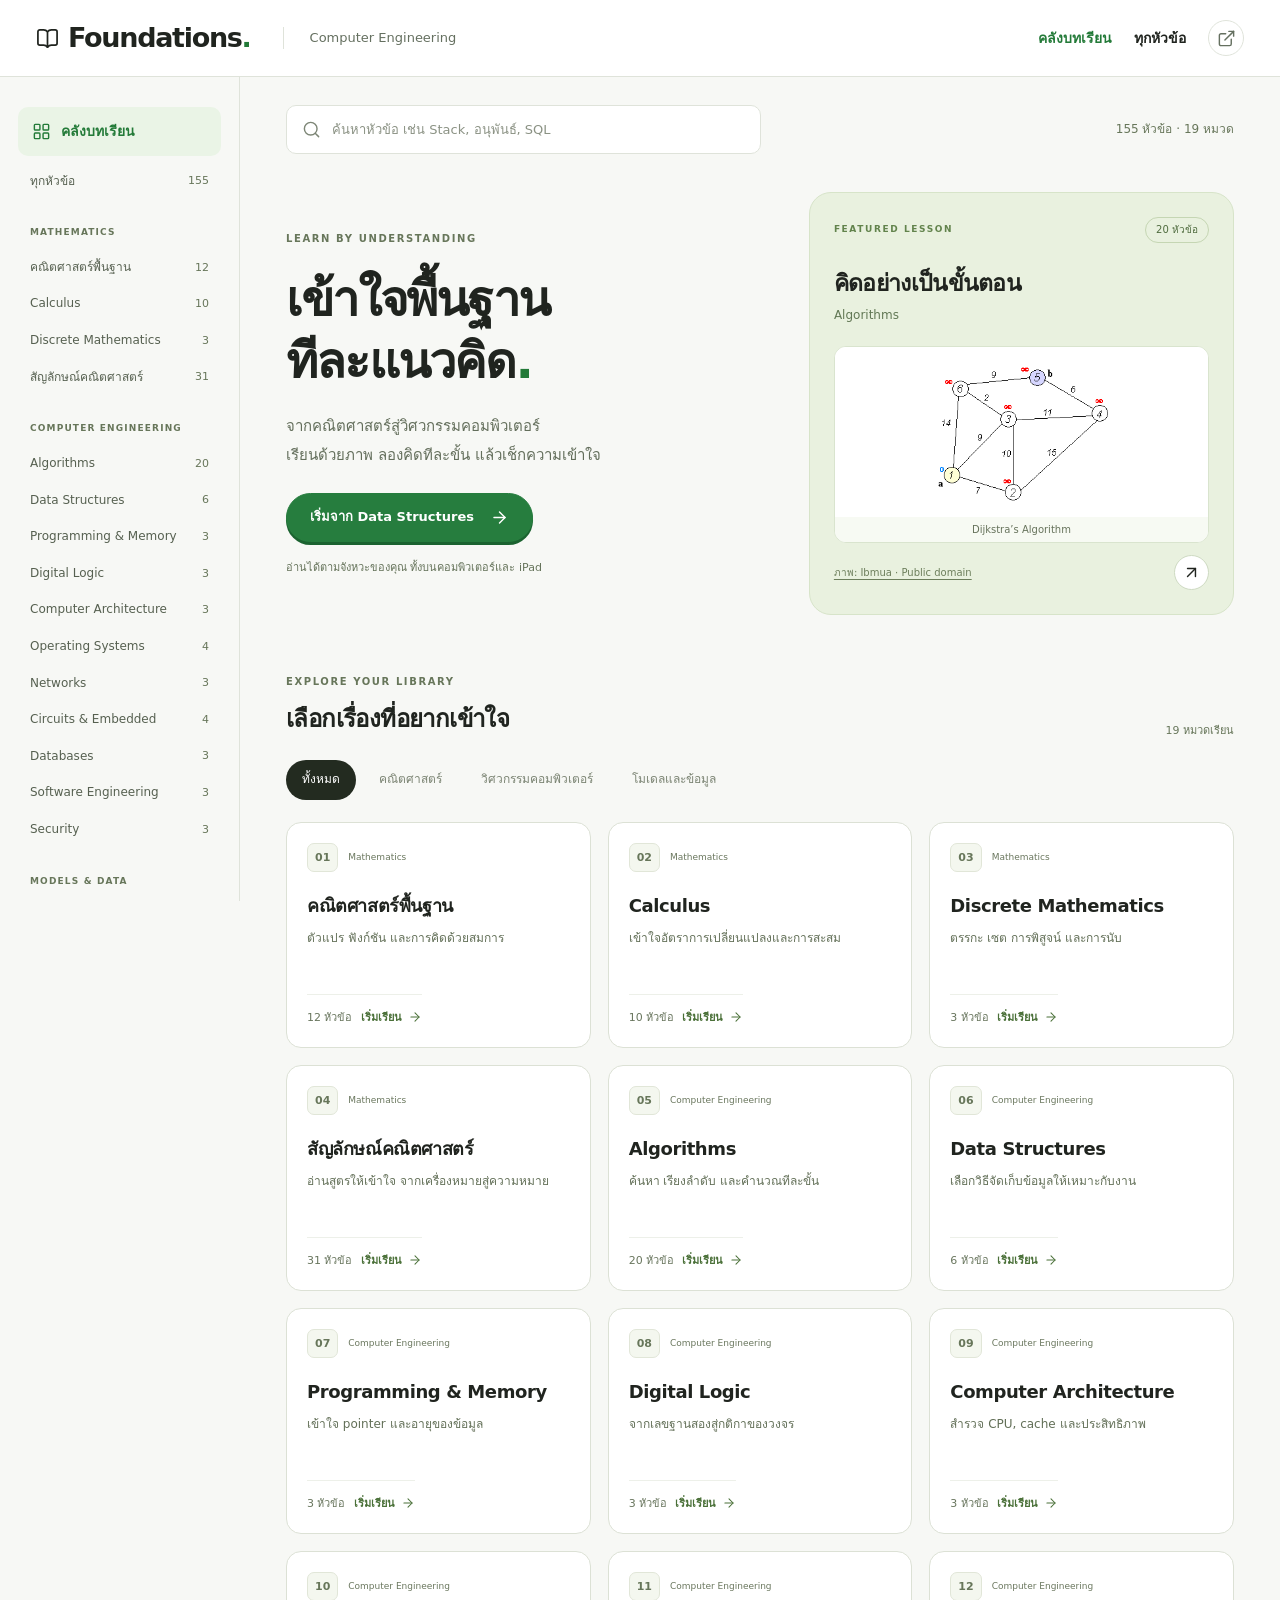
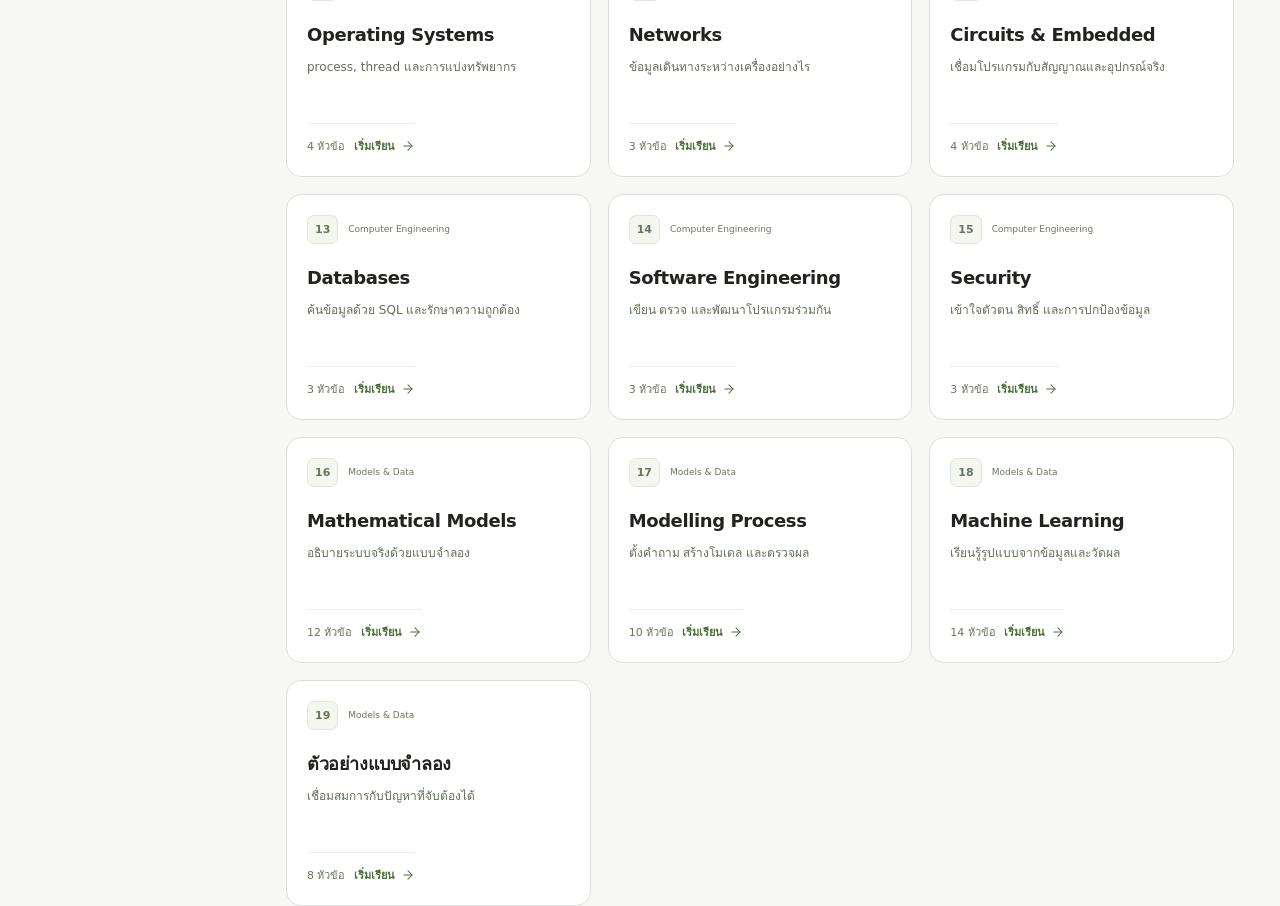
<file: glossary.html>
<!doctype html><html lang="th"><head><meta charset="utf-8"><meta name="viewport" content="width=device-width,initial-scale=1"><meta http-equiv="refresh" content="0; url=./"><title>Computer Engineering</title></head><body><a href="./">เปิดบทเรียน Computer Engineering</a></body></html>
</file>
<file: design.css>
:root{--bg:#f7f8f5;--card:#fff;--text:#20241f;--text-muted:#657060;--accent:#237a38;--accent-soft:#eaf4e6;--border:#dfe3da;--info:#2b6644;--radius:16px;font-family:-apple-system,BlinkMacSystemFont,'Segoe UI',system-ui,sans-serif;font-size:16px;color-scheme:light;}
*{box-sizing:border-box;}body{margin:0;background:var(--bg);color:var(--text);line-height:1.75;}button,input,select{font:inherit;}button,a,input,select,summary{-webkit-tap-highlight-color:transparent;}button{cursor:pointer;}button:disabled{cursor:default;}a{color:var(--info);text-underline-offset:3px;}button:focus-visible,a:focus-visible,input:focus-visible,select:focus-visible,summary:focus-visible{outline:3px solid #277e43;outline-offset:4px;}[hidden]{display:none!important;}h1,h2,h3,p,figure{margin:0;}button{color:inherit;}svg.lucide{width:19px;height:19px;stroke-width:1.8;flex-shrink:0;} .sr-only{position:absolute;width:1px;height:1px;overflow:hidden;clip:rect(0,0,0,0);} .skip-link{position:fixed;top:-80px;left:16px;z-index:20;background:white;padding:12px;} .skip-link:focus{top:10px;}
.topbar{position:sticky;top:0;z-index:10;border-bottom:1px solid var(--border);background:rgba(255,255,255,.96);backdrop-filter:blur(12px);} .topbar-inner{max-width:1600px;margin:auto;height:76px;padding:0 36px;display:flex;gap:32px;align-items:center;}.brand{display:flex;align-items:center;gap:9px;border:0;background:none;padding:0;font-size:27px;font-weight:750;letter-spacing:-1.3px;}.brand .lucide{height:23px;width:23px;}.brand-dot{color:var(--accent);}.topbar-note{font-size:13px;color:var(--text-muted);padding-left:26px;border-left:1px solid var(--border);}.topbar-actions{margin-left:auto;display:flex;align-items:center;gap:22px;}.top-link{background:none;border:0;padding:8px 0;font-weight:600;font-size:14px;}.top-link.current{color:var(--accent);}.source-link{border:1px solid var(--border);display:grid;place-items:center;width:36px;height:36px;border-radius:50%;color:var(--text-muted);}
.app-layout{max-width:1600px;margin:auto;display:grid;grid-template-columns:240px minmax(0,1fr);}.sidebar{border-right:1px solid var(--border);padding:30px 18px 24px;position:sticky;top:76px;height:calc(100dvh - 76px);overflow:auto;scrollbar-width:thin;}.library-nav{width:100%;background:var(--accent-soft);border:0;border-radius:10px;display:flex;align-items:center;gap:10px;padding:12px 14px;text-align:left;color:var(--accent);font-weight:650;font-size:14px;}.library-nav:not(.active){background:none;color:var(--text-muted);}.filter-tab{background:none;border:0;padding:9px 12px;border-radius:8px;display:flex;gap:10px;align-items:center;justify-content:space-between;text-align:left;width:100%;font-size:12px;line-height:1.55;color:#566050;}.filter-tab:hover{background:#edf0e8;}.filter-tab.active{background:#e7eedf;color:#216434;font-weight:650;}.all-nav{margin:7px 0;}.nav-count{font-size:11px;color:#77806e;font-variant-numeric:tabular-nums;}.nav-label{margin:26px 12px 8px;font-size:9px;font-weight:750;letter-spacing:1.15px;color:#86907e;}.sidebar-foot{border-top:1px solid var(--border);margin:24px 12px 0;padding-top:20px;color:#838d7e;font-size:12px;}
.main-content{padding:28px 46px 0;min-width:0;}.search-bar{display:flex;align-items:center;justify-content:space-between;gap:24px;margin-bottom:38px;}.search-wrap{position:relative;width:100%;max-width:475px;}.search-wrap>.lucide{position:absolute;left:16px;top:15px;color:#7d8676;}.search-input{width:100%;height:49px;padding:11px 16px 11px 45px;border:1px solid var(--border);border-radius:10px;background:#fff;color:var(--text);font-size:13px;}.search-input::placeholder{color:#8b9284;}.library-size{white-space:nowrap;font-size:12px;color:#7a8472;}.mobile-category{display:none;}
.hero{display:grid;grid-template-columns:1.15fr 1fr;align-items:center;gap:34px;margin:12px 0 58px;}.eyebrow{font-size:10px;font-weight:750;letter-spacing:1.6px;color:#778369;}.hero h1{font-size:clamp(38px,3.8vw,58px);line-height:1.28;letter-spacing:-1.8px;font-weight:750;margin:20px 0;}.heading-dot{color:var(--accent);}.hero-desc{font-size:15px;line-height:1.9;color:#636e5b;}.primary-button{display:inline-flex;align-items:center;justify-content:center;gap:16px;background:#267d3e;color:white;border:1px solid #267d3e;border-radius:28px;min-height:49px;padding:12px 23px;font-size:13px;font-weight:650;margin-top:24px;box-shadow:0 3px 0 #1b6330;}.primary-button:hover{background:#1d6f34;}.hero-note{font-size:10px;color:#88907f;margin-top:16px;}.featured-course{background:#e9f1df;border:1px solid #d7e4c9;border-radius:22px;padding:24px;min-width:0;transform:rotate(-1deg);}.feature-top{display:flex;align-items:center;justify-content:space-between;gap:12px;}.feature-top .eyebrow{font-size:9px;color:#62834c;}.feature-pill{border:1px solid #c5d6b3;border-radius:20px;padding:3px 10px;font-size:10px;color:#506c3f;}.featured-course h2{font-size:23px;letter-spacing:-.7px;margin:20px 0 2px;}.featured-course>p{font-size:12px;color:#627855;}.feature-image{background:#fff;border:1px solid #d9e4ce;border-radius:12px;margin:20px 0 12px;overflow:hidden;min-height:130px;display:flex;flex-direction:column;justify-content:center;align-items:center;}.feature-image img{width:100%;height:140px;object-fit:contain;padding:12px;background:#fff;}.feature-image span{width:100%;font-size:10px;text-align:center;background:#f7faf3;color:#67735c;padding:4px;}.feature-bottom{display:flex;align-items:center;justify-content:space-between;gap:10px;}.feature-bottom a{font-size:8px;color:#6c7e5b;}.feature-start{width:35px;height:35px;display:grid;place-items:center;background:#fff;border:1px solid #cedac2;border-radius:50%;}
.library-heading{display:flex;align-items:end;justify-content:space-between;gap:16px;margin-bottom:20px;}.library-heading h2{font-size:24px;font-weight:700;letter-spacing:-.6px;margin-top:7px;}.section-meta{font-size:11px;color:#7a8472;white-space:nowrap;}.course-filters{display:flex;gap:7px;margin-bottom:22px;flex-wrap:wrap;}.course-filter{background:transparent;border:1px solid transparent;border-radius:22px;padding:7px 15px;font-size:11px;color:#7a8372;font-weight:550;}.course-filter.active{background:#232b20;color:#fff;}.course-filter:not(.active):hover{border-color:var(--border);}.course-grid{display:grid;grid-template-columns:repeat(3,minmax(0,1fr));gap:17px;}.course-card{display:flex;flex-direction:column;text-align:left;min-height:226px;background:#fff;border:1px solid #dce1d5;border-radius:15px;padding:20px;transition:border-color .18s,transform .18s;}.course-card:hover{border-color:#7fa264;transform:translateY(-3px);}.course-topline{display:flex;gap:10px;align-items:center;justify-content:space-between;}.course-number{font-size:11px;font-weight:650;border:1px solid #e1e6d8;border-radius:7px;padding:4px 7px;background:#f4f7ef;color:#6d7d60;}.course-label{font-size:8px;color:#8d957f;text-align:right;}.course-title{font-size:18px;font-weight:700;line-height:1.35;letter-spacing:-.4px;margin:22px 0 10px;}.course-desc{font-size:11px;color:#7c8672;line-height:1.8;margin-bottom:24px;}.course-bottom{border-top:1px solid #edf0e9;margin-top:auto;padding-top:13px;display:flex;justify-content:space-between;align-items:center;gap:8px;font-size:10px;color:#859077;}.course-link{display:flex;align-items:center;gap:6px;color:#4a7038;font-weight:600;}.course-link .lucide{width:14px;height:14px;}
.reader-heading{max-width:850px;margin:0 auto 24px;}.back-button{display:flex;gap:8px;align-items:center;background:none;border:0;padding:0;font-size:12px;color:#747e6b;margin-bottom:30px;}.reader-heading h1{font-size:36px;line-height:1.35;letter-spacing:-1px;margin:10px 0;}.reader-heading>p:last-child{color:#6d7764;font-size:14px;}.reader-toolbar{max-width:850px;margin:0 auto 25px;display:flex;align-items:center;justify-content:space-between;gap:12px;border-top:1px solid var(--border);border-bottom:1px solid var(--border);padding:12px 0;}.reader-toolbar #resultCount{color:#7e8872;font-size:12px;}.global-motion,.motion-toggle{background:white;border:1px solid #dbe2d3;border-radius:20px;padding:6px 12px;color:#5e6b51;font-size:11px;white-space:nowrap;}.category{max-width:850px;margin:0 auto 40px;}.category-title,.category-header{font-size:17px;margin-bottom:20px;display:flex;align-items:center;gap:12px;justify-content:space-between;color:#3a4432;}.category-header h2{font-size:17px;font-weight:650;}.category-count{font-size:11px;min-width:24px;background:#eef2e7;border-radius:20px;padding:2px 8px;color:#738062;text-align:center;}.algo-intro{font-size:12px;color:#7a8470;line-height:1.9;margin:-5px 0 24px;}.kw-card{padding:30px;border:1px solid #dce2d3;background:#fff;border-radius:17px;margin:0 0 22px;scroll-margin-top:95px;min-width:0;}.kw-header{display:flex;align-items:baseline;gap:10px;flex-wrap:wrap;margin-bottom:20px;}.kw-term{font-size:21px;font-weight:700;letter-spacing:-.4px;overflow-wrap:anywhere;}.kw-thai{font-size:13px;color:#7e8676;}.kw-badge{margin-left:auto;white-space:nowrap;font-size:9px;font-weight:550;border:1px solid #dde3d4;border-radius:20px;padding:3px 10px;color:#718161;background:#f4f7ee;}.kw-badge.must{color:#6c5c33;background:#f9f5e9;border-color:#e9e0c7;}.kw-badge.ok{color:#758071;background:#f8f9f6;}.kw-meaning{font-size:15px;line-height:1.95;color:#485141;margin-bottom:18px;}.kw-professor{background:#fafbf8;border-left:2px solid #d1dcc5;padding:12px 15px;margin:18px 0;font-size:12px;color:#7e8675;}.kw-professor::before{content:'จากบทเรียน: ';font-weight:600;}.math-example{font-size:1rem;background:#f5f8ef;border:1px solid #e3ead9;border-radius:12px;padding:19px 22px;margin:20px 0;color:#334b29;overflow-x:auto;}.math-example::before{content:none;}.concept-animation{border:1px solid #e2e7db;border-radius:12px;margin:24px 0;overflow:hidden;background:white;}.animation-toolbar{background:#fafbf7;display:flex;align-items:center;justify-content:space-between;padding:10px 16px;gap:12px;border-bottom:1px solid #e8ece1;color:#828c77;font-size:10px;}.concept-animation img{display:block;width:100%;max-height:390px;object-fit:contain;background:#fff;padding:10px;}.concept-animation figcaption{padding:17px 20px;font-size:12px;color:#66715b;line-height:1.9;border-top:1px solid #edf0e8;}.concept-animation figcaption strong{color:#4d5c40;}.concept-animation small{display:block;font-size:9px;color:#8c947e;margin-top:12px;line-height:1.7;}.remember{border-top:1px solid #edf0e8;margin-top:16px;padding-top:16px;color:#6a755e;font-size:12px;line-height:1.9;}.remember strong{color:#435634;}.algo-io{background:#fafbf7;padding:14px 18px;border-left:2px solid #b8cda7;border-radius:0 8px 8px 0;font-size:12px;color:#69765b;line-height:1.9;margin:18px 0;}.algo-trace{border:1px solid #d7e4cb;border-radius:12px;padding:22px;margin:24px 0;background:#f7faf3;}.algo-trace>strong{font-size:12px;font-weight:650;color:#5c714b;}.algo-steps{padding-left:23px;min-height:70px;margin:18px 0 24px;font-size:14px;color:#3e4c34;line-height:1.9;}.algo-step::marker{color:#789960;font-weight:650;}.trace-controls{display:flex;align-items:center;gap:12px;justify-content:space-between;}.trace-controls button{font-size:11px;border:1px solid #ccdabe;background:white;border-radius:22px;padding:9px 15px;min-height:40px;}.trace-controls [data-step="1"]{background:#287c3e;color:#fff;border-color:#287c3e;}.trace-controls button:disabled{background:#eff3e8;color:#a0ab96;border-color:#e0e7d6;}.trace-progress{font-size:10px;color:#879579;font-variant-numeric:tabular-nums;white-space:nowrap;}.algo-code{margin:24px 0;}.algo-code summary,.algo-quiz summary{font-size:12px;font-weight:550;color:#4e7040;cursor:pointer;min-height:36px;}.algo-code pre{background:#f6f7f3;padding:20px;border-radius:10px;overflow:auto;color:#4c5a43;font-family:ui-monospace,SFMono-Regular,Consolas,monospace;font-size:12px;line-height:1.85;border:1px solid #e7ebdf;}.algo-code code{font:inherit;}.algo-quiz{border:1px solid #e1e5d9;border-radius:12px;margin-top:24px;padding:20px;font-size:14px;line-height:1.9;background:#fcfcfa;}.algo-quiz>strong{display:block;font-size:10px;letter-spacing:.6px;color:#8a947e;margin-bottom:8px;}.algo-quiz details{border-top:1px solid #e8ecdf;padding-top:12px;margin-top:16px;}.algo-quiz details p{color:#54634a;padding-top:8px;}.ce-ref{margin-top:20px;font-size:10px;color:#859178;}.external-animation{font-size:12px;margin:20px 0;}.external-animation summary{cursor:pointer;}.empty-state{text-align:center;max-width:850px;margin:40px auto;padding:45px 20px;background:white;border:1px solid var(--border);border-radius:16px;}.empty-state h2{font-size:22px;}.empty-state p{font-size:13px;color:var(--text-muted);margin:12px 0 20px;}.secondary-button{border:1px solid var(--border);border-radius:24px;background:white;padding:10px 20px;font-size:12px;}
.footer{border-top:1px solid var(--border);padding:28px 0;margin-top:55px;display:flex;gap:16px;justify-content:space-between;align-items:center;color:#89927f;font-size:10px;}.footer-brand{font-weight:750;font-size:14px;color:#6b775f;}.footer a{color:#7b896e;}mjx-container[jax="SVG"][display="true"]{display:block;text-align:center;margin:.45em 0!important;}mjx-container[jax="SVG"]>svg{overflow:visible;}mjx-assistive-mml{position:absolute!important;top:0;left:0;clip:rect(1px,1px,1px,1px);padding:1px!important;border:0!important;height:1px!important;width:1px!important;overflow:hidden!important;display:block!important;}
@media(min-width:1600px){.main-content{padding-left:70px;padding-right:70px;}}@media(max-width:1200px){.app-layout{grid-template-columns:210px minmax(0,1fr);}.main-content{padding:28px 30px 0;}.course-grid{grid-template-columns:repeat(2,minmax(0,1fr));}.hero{gap:24px;}.hero h1{font-size:43px;}.hero-desc{font-size:13px;}.featured-course{padding:20px;}.featured-course h2{font-size:20px;}.library-size{display:none;}.topbar-note{display:none;}}
@media(max-width:900px){.sidebar{display:none;}.app-layout{display:block;}.main-content{padding:26px 32px 0;}.topbar-inner{padding:0 32px;height:68px;}.hero h1{font-size:47px;}.mobile-category{display:block;margin:0 0 28px;}.mobile-category select{width:100%;min-height:45px;background:white;border:1px solid var(--border);border-radius:10px;color:#58694b;padding:9px 12px;font-size:13px;}.search-bar{margin-bottom:14px;}.search-wrap{max-width:none;}.course-grid{grid-template-columns:repeat(3,minmax(0,1fr));}.course-card{padding:18px;min-height:230px;}.course-title{font-size:16px;}.course-label{font-size:7px;}.course-bottom{font-size:9px;}.kw-card{scroll-margin-top:85px;}}
@media(max-width:700px){.topbar-inner{padding:0 20px;height:64px;gap:12px;}.brand{font-size:24px;}.brand .lucide{width:21px;height:21px;}.topbar-actions{gap:14px;}.top-link{font-size:11px;}.source-link{display:none;}.main-content{padding:22px 20px 0;}.hero{grid-template-columns:1fr;margin:26px 0 42px;gap:28px;}.hero h1{font-size:43px;line-height:1.3;letter-spacing:-1px;margin:16px 0;}.hero-desc{font-size:14px;}.hero-note{font-size:10px;}.featured-course{transform:none;padding:22px;}.featured-course h2{font-size:23px;margin-top:18px;}.feature-image img{height:130px;}.course-grid{grid-template-columns:repeat(2,minmax(0,1fr));gap:12px;}.course-card{padding:16px;min-height:215px;}.course-label{display:none;}.course-title{font-size:16px;margin-top:18px;}.course-desc{font-size:10px;margin-bottom:18px;}.course-bottom{font-size:9px;gap:4px;}.course-link .lucide{width:12px;height:12px;}.library-heading h2{font-size:23px;}.section-meta{display:none;}.course-filters{gap:4px;}.course-filter{font-size:10px;padding:7px 11px;}.reader-heading h1{font-size:30px;}.reader-heading>p:last-child{font-size:13px;}.kw-card{padding:21px 18px;margin-bottom:18px;}.kw-header{gap:6px 10px;margin-bottom:16px;}.kw-term{font-size:19px;}.kw-thai{font-size:12px;}.kw-badge{font-size:8px;padding:2px 8px;}.kw-meaning{font-size:14px;}.math-example{font-size:.88rem;padding:16px 12px;}.concept-animation figcaption{padding:15px;font-size:11px;}.concept-animation img{padding:5px;}.animation-toolbar{padding:9px 12px;gap:8px;font-size:9px;}.motion-toggle{font-size:10px;}.algo-trace{padding:17px;}.algo-steps{font-size:13px;}.trace-controls{gap:7px;}.trace-controls button{font-size:10px;padding:9px 12px;}.algo-quiz{padding:17px;font-size:13px;}.reader-toolbar #resultCount{font-size:10px;}.global-motion{font-size:10px;padding:7px 10px;}.footer{flex-wrap:wrap;gap:10px 15px;margin-top:40px;}.footer>span:nth-child(2){width:100%;order:3;}.primary-button{font-size:12px;min-height:48px;}.back-button{min-height:35px;margin-bottom:18px;}}
@media(prefers-reduced-motion:reduce){*,*::before,*::after{scroll-behavior:auto!important;transition:none!important;}.course-card:hover{transform:none;}}
.single-category .category-title,.single-category .category-header{display:none;}
/* Readable secondary text and generous touch targets. */
.featured-course{transform:none;}.feature-image img{height:170px;}.feature-bottom a{font-size:10px;}.hero-note{font-size:11px;color:#65735a;}.course-label{font-size:9px;color:#6a775e;}.course-desc{font-size:12px;color:#626f57;}.course-bottom{font-size:11px;color:#69765e;}.course-number,.nav-count,.section-meta,.library-size,.sidebar-foot,.nav-label,.eyebrow,.reader-toolbar #resultCount,.animation-toolbar,.concept-animation small,.ce-ref{color:#67765a;}.kw-professor,.remember,.algo-io{font-size:13px;color:#647257;}.concept-animation figcaption{font-size:13px;}.ce-ref{font-size:11px;}.course-filter{font-size:12px;min-height:40px;}.top-link{min-height:44px;}.trace-controls button{min-height:44px;}.motion-toggle,.global-motion{min-height:36px;}.course-card .course-link{white-space:nowrap;}
@media(max-width:900px){.course-grid{grid-template-columns:repeat(2,minmax(0,1fr));}.course-label{font-size:9px;}}
@media(max-width:700px){.course-title{font-size:16px;}.course-desc{font-size:12px;}.course-bottom{font-size:10px;}.course-filter{font-size:11px;padding:7px 12px;}.course-card{min-height:235px;}.feature-image img{height:160px;}.remember,.kw-professor,.algo-io,.concept-animation figcaption{font-size:12px;}.concept-animation small{font-size:10px;}.algo-trace{padding:17px;}.trace-controls button{font-size:11px;}.footer{font-size:11px;}}
/* App presentation: prevent page zoom and iOS focus auto-zoom. */
html,body{touch-action:pan-x pan-y;-webkit-text-size-adjust:100%;text-size-adjust:100%;}
button,a,summary,input,select{touch-action:manipulation;}
@media(max-width:900px){.search-input,.mobile-category select{font-size:16px;}}
@media(display-mode:standalone){.topbar{padding-top:env(safe-area-inset-top);}.main-content{padding-bottom:env(safe-area-inset-bottom);}}
.pwa-tools{margin-top:48px;border:1px solid var(--border);background:#eef3e7;border-radius:14px;padding:22px;display:flex;align-items:center;justify-content:space-between;gap:20px;}.pwa-tools h2{font-size:16px;margin-bottom:5px;}.pwa-tools p{font-size:12px;color:#627158;}.pwa-actions{display:flex;gap:8px;flex-wrap:wrap;flex-shrink:0;}.pwa-actions button{font-size:11px;min-height:44px;}.pwa-actions button:disabled{opacity:.7;cursor:default;}.pwa-tools+dialog+.footer{margin-top:28px;}dialog{border:1px solid var(--border);border-radius:18px;color:var(--text);max-width:430px;width:calc(100% - 40px);padding:28px;background:white;}dialog::backdrop{background:rgba(20,35,15,.35);}.install-help h2{font-size:21px;margin-bottom:14px;}.install-help p{font-size:14px;line-height:1.9;color:#627158;margin-bottom:20px;}@media(max-width:1200px){.pwa-tools{align-items:flex-start;flex-direction:column;}}@media(max-width:700px){.pwa-tools{padding:20px;}.pwa-actions{flex-shrink:1;}}
</file>
